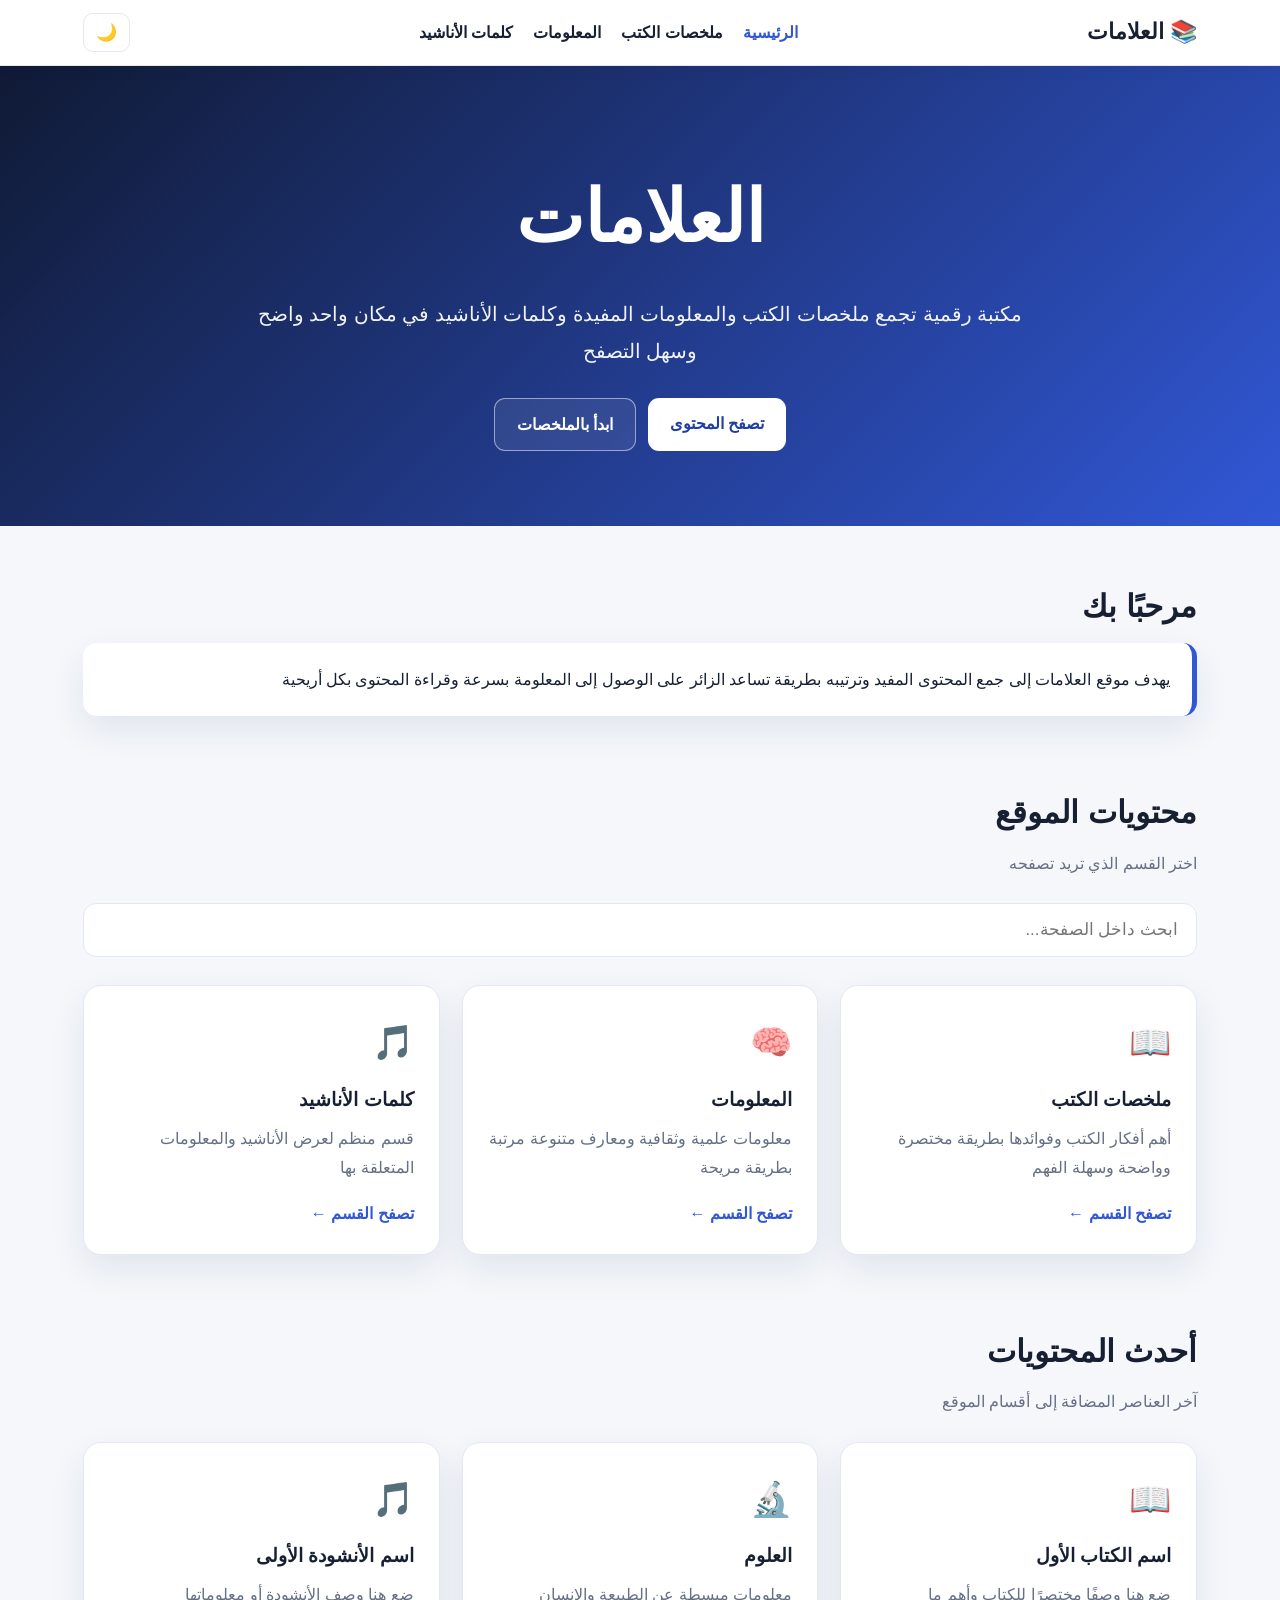
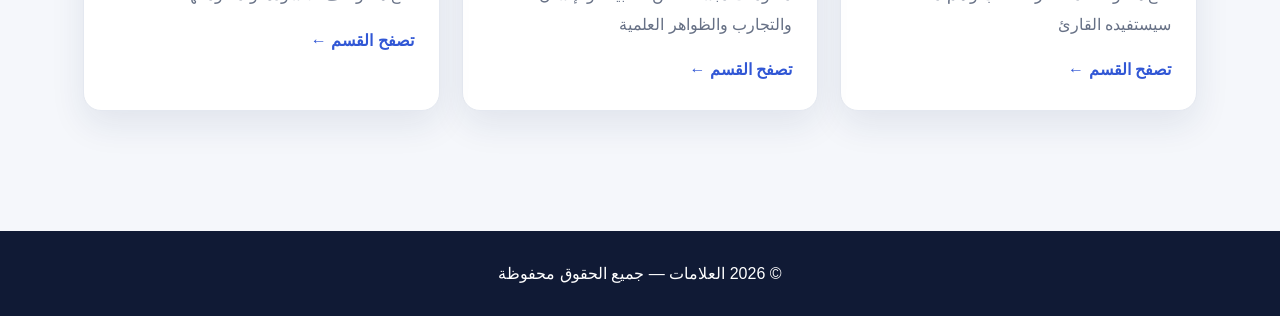
<file: index.html>
<!DOCTYPE html>
<html lang="ar" dir="rtl">
<head>
  <meta charset="UTF-8">
  <meta name="viewport" content="width=device-width, initial-scale=1.0">
  <title>العلامات | الرئيسية</title>
  <meta name="description" content="مكتبة رقمية تجمع ملخصات الكتب والمعلومات المفيدة وكلمات الأناشيد في مكان واحد واضح وسهل التصفح">
  <link rel="stylesheet" href="style.css">
</head>
<body data-page="home">
<nav class="site-nav">
  <div class="nav-wrap">
    <a class="brand" href="index.html">📚 <span id="brandText">العلامات</span></a>
    <div class="nav-links">
      <a data-nav="home" href="index.html">الرئيسية</a>
      <a data-nav="summaries" href="summaries.html">ملخصات الكتب</a>
      <a data-nav="knowledge" href="knowledge.html">المعلومات</a>
      <a data-nav="nasheeds" href="nasheeds.html">كلمات الأناشيد</a>
    </div>
    <button id="themeButton" class="theme-btn" onclick="toggleTheme()" title="تغيير المظهر">🌙</button>
  </div>
</nav>

<header class="hero">
  <h1 id="heroTitle">العلامات</h1>
  <p id="heroDescription">مكتبة رقمية تجمع ملخصات الكتب والمعلومات المفيدة وكلمات الأناشيد في مكان واحد واضح وسهل التصفح</p>
  <div class='hero-actions'><a class='btn btn-light' href='#sections'>تصفح المحتوى</a><a class='btn btn-outline' href='summaries.html'>ابدأ بالملخصات</a></div>
</header>

<main>
<section>
    <h2 id="welcomeTitle" class="section-title">مرحبًا بك</h2>
    <div id="welcomeText" class="note"></div>
  </section>

  <section id="sections">
    <h2 class="section-title">محتويات الموقع</h2>
    <p class="section-desc">اختر القسم الذي تريد تصفحه</p>
    <input id="searchInput" class="search-box" type="search" placeholder="ابحث داخل الصفحة..." oninput="filterCards()">
    <div id="sectionsGrid" class="cards"></div>
  </section>

  <section>
    <h2 id="latestTitle" class="section-title">أحدث المحتويات</h2>
    <p class="section-desc">آخر العناصر المضافة إلى أقسام الموقع</p>
    <div id="latestGrid" class="cards"></div>
  </section>
</main>

<footer>
  © 2026 <span id="footerName">العلامات</span> — جميع الحقوق محفوظة
</footer>

<script src="content.js"></script>
<script src="app.js"></script>
</body>
</html>
</file>
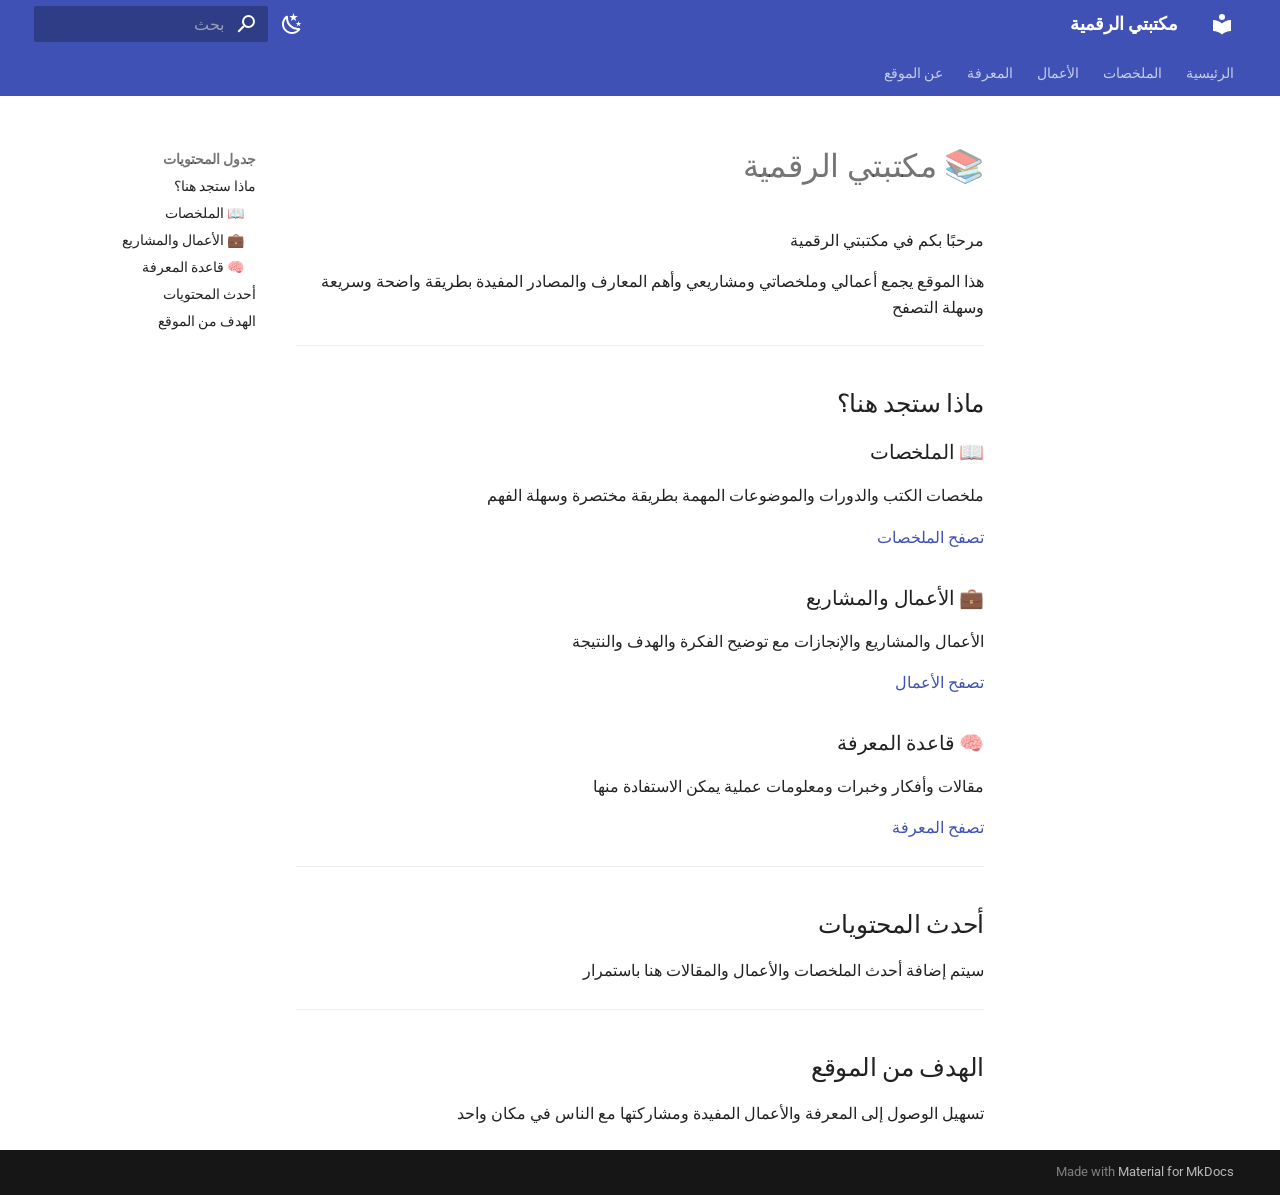
<file: docs/index.html>
<!doctype html>
<html lang="ar" class="no-js">
  <head>
    
      <meta charset="utf-8">
      <meta name="viewport" content="width=device-width,initial-scale=1">
      
        <meta name="description" content="مكتبة للأعمال والملخصات والمعرفة المفيدة">
      
      
      
        <link rel="canonical" href="https://hmadipixel.github.io/docs/">
      
      
      
      
        
      
      
      <link rel="icon" href="../assets/images/favicon.png">
      <meta name="generator" content="mkdocs-1.6.1, mkdocs-material-9.7.6">
    
    
      
        <title>📚 مكتبتي الرقمية - مكتبتي الرقمية</title>
      
    
    
      <link rel="stylesheet" href="../assets/stylesheets/main.484c7ddc.min.css">
      
        
        <link rel="stylesheet" href="../assets/stylesheets/palette.ab4e12ef.min.css">
      
      


    
    
      
    
    
      
        
        
        <link rel="preconnect" href="https://fonts.gstatic.com" crossorigin>
        <link rel="stylesheet" href="https://fonts.googleapis.com/css?family=Roboto:300,300i,400,400i,700,700i%7CRoboto+Mono:400,400i,700,700i&display=fallback">
        <style>:root{--md-text-font:"Roboto";--md-code-font:"Roboto Mono"}</style>
      
    
    
    <script>__md_scope=new URL("..",location),__md_hash=e=>[...e].reduce(((e,_)=>(e<<5)-e+_.charCodeAt(0)),0),__md_get=(e,_=localStorage,t=__md_scope)=>JSON.parse(_.getItem(t.pathname+"."+e)),__md_set=(e,_,t=localStorage,a=__md_scope)=>{try{t.setItem(a.pathname+"."+e,JSON.stringify(_))}catch(e){}}</script>
    
      

    
    
  </head>
  
  
    
    
      
    
    
    
    
    <body dir="rtl" data-md-color-scheme="default" data-md-color-primary="indigo" data-md-color-accent="indigo">
  
    
    <input class="md-toggle" data-md-toggle="drawer" type="checkbox" id="__drawer" autocomplete="off">
    <input class="md-toggle" data-md-toggle="search" type="checkbox" id="__search" autocomplete="off">
    <label class="md-overlay" for="__drawer"></label>
    <div data-md-component="skip">
      
        
        <a href="#_1" class="md-skip">
          انتقل إلى المحتوى
        </a>
      
    </div>
    <div data-md-component="announce">
      
    </div>
    
    
      

<header class="md-header" data-md-component="header">
  <nav class="md-header__inner md-grid" aria-label="عنوان العارضة">
    <a href=".." title="مكتبتي الرقمية" class="md-header__button md-logo" aria-label="مكتبتي الرقمية" data-md-component="logo">
      
  
  <svg xmlns="http://www.w3.org/2000/svg" viewBox="0 0 24 24"><path d="M12 8a3 3 0 0 0 3-3 3 3 0 0 0-3-3 3 3 0 0 0-3 3 3 3 0 0 0 3 3m0 3.54C9.64 9.35 6.5 8 3 8v11c3.5 0 6.64 1.35 9 3.54 2.36-2.19 5.5-3.54 9-3.54V8c-3.5 0-6.64 1.35-9 3.54"/></svg>

    </a>
    <label class="md-header__button md-icon" for="__drawer">
      
      <svg xmlns="http://www.w3.org/2000/svg" viewBox="0 0 24 24"><path d="M3 6h18v2H3zm0 5h18v2H3zm0 5h18v2H3z"/></svg>
    </label>
    <div class="md-header__title" data-md-component="header-title">
      <div class="md-header__ellipsis">
        <div class="md-header__topic">
          <span class="md-ellipsis">
            مكتبتي الرقمية
          </span>
        </div>
        <div class="md-header__topic" data-md-component="header-topic">
          <span class="md-ellipsis">
            
              📚 مكتبتي الرقمية
            
          </span>
        </div>
      </div>
    </div>
    
      
        <form class="md-header__option" data-md-component="palette">
  
    
    
    
    <input class="md-option" data-md-color-media="" data-md-color-scheme="default" data-md-color-primary="indigo" data-md-color-accent="indigo"  aria-label="الوضع الليلي"  type="radio" name="__palette" id="__palette_0">
    
      <label class="md-header__button md-icon" title="الوضع الليلي" for="__palette_1" hidden>
        <svg xmlns="http://www.w3.org/2000/svg" viewBox="0 0 24 24"><path d="m17.75 4.09-2.53 1.94.91 3.06-2.63-1.81-2.63 1.81.91-3.06-2.53-1.94L12.44 4l1.06-3 1.06 3zm3.5 6.91-1.64 1.25.59 1.98-1.7-1.17-1.7 1.17.59-1.98L15.75 11l2.06-.05L18.5 9l.69 1.95zm-2.28 4.95c.83-.08 1.72 1.1 1.19 1.85-.32.45-.66.87-1.08 1.27C15.17 23 8.84 23 4.94 19.07c-3.91-3.9-3.91-10.24 0-14.14.4-.4.82-.76 1.27-1.08.75-.53 1.93.36 1.85 1.19-.27 2.86.69 5.83 2.89 8.02a9.96 9.96 0 0 0 8.02 2.89m-1.64 2.02a12.08 12.08 0 0 1-7.8-3.47c-2.17-2.19-3.33-5-3.49-7.82-2.81 3.14-2.7 7.96.31 10.98 3.02 3.01 7.84 3.12 10.98.31"/></svg>
      </label>
    
  
    
    
    
    <input class="md-option" data-md-color-media="" data-md-color-scheme="slate" data-md-color-primary="indigo" data-md-color-accent="indigo"  aria-label="الوضع النهاري"  type="radio" name="__palette" id="__palette_1">
    
      <label class="md-header__button md-icon" title="الوضع النهاري" for="__palette_0" hidden>
        <svg xmlns="http://www.w3.org/2000/svg" viewBox="0 0 24 24"><path d="M12 7a5 5 0 0 1 5 5 5 5 0 0 1-5 5 5 5 0 0 1-5-5 5 5 0 0 1 5-5m0 2a3 3 0 0 0-3 3 3 3 0 0 0 3 3 3 3 0 0 0 3-3 3 3 0 0 0-3-3m0-7 2.39 3.42C13.65 5.15 12.84 5 12 5s-1.65.15-2.39.42zM3.34 7l4.16-.35A7.2 7.2 0 0 0 5.94 8.5c-.44.74-.69 1.5-.83 2.29zm.02 10 1.76-3.77a7.131 7.131 0 0 0 2.38 4.14zM20.65 7l-1.77 3.79a7.02 7.02 0 0 0-2.38-4.15zm-.01 10-4.14.36c.59-.51 1.12-1.14 1.54-1.86.42-.73.69-1.5.83-2.29zM12 22l-2.41-3.44c.74.27 1.55.44 2.41.44.82 0 1.63-.17 2.37-.44z"/></svg>
      </label>
    
  
</form>
      
    
    
      <script>var palette=__md_get("__palette");if(palette&&palette.color){if("(prefers-color-scheme)"===palette.color.media){var media=matchMedia("(prefers-color-scheme: light)"),input=document.querySelector(media.matches?"[data-md-color-media='(prefers-color-scheme: light)']":"[data-md-color-media='(prefers-color-scheme: dark)']");palette.color.media=input.getAttribute("data-md-color-media"),palette.color.scheme=input.getAttribute("data-md-color-scheme"),palette.color.primary=input.getAttribute("data-md-color-primary"),palette.color.accent=input.getAttribute("data-md-color-accent")}for(var[key,value]of Object.entries(palette.color))document.body.setAttribute("data-md-color-"+key,value)}</script>
    
    
    
      
      
        <label class="md-header__button md-icon" for="__search">
          
          <svg xmlns="http://www.w3.org/2000/svg" viewBox="0 0 24 24"><path d="M9.5 3A6.5 6.5 0 0 1 16 9.5c0 1.61-.59 3.09-1.56 4.23l.27.27h.79l5 5-1.5 1.5-5-5v-.79l-.27-.27A6.52 6.52 0 0 1 9.5 16 6.5 6.5 0 0 1 3 9.5 6.5 6.5 0 0 1 9.5 3m0 2C7 5 5 7 5 9.5S7 14 9.5 14 14 12 14 9.5 12 5 9.5 5"/></svg>
        </label>
        <div class="md-search" data-md-component="search" role="dialog">
  <label class="md-search__overlay" for="__search"></label>
  <div class="md-search__inner" role="search">
    <form class="md-search__form" name="search">
      <input type="text" class="md-search__input" name="query" aria-label="بحث" placeholder="بحث" autocapitalize="off" autocorrect="off" autocomplete="off" spellcheck="false" data-md-component="search-query" required>
      <label class="md-search__icon md-icon" for="__search">
        
        <svg xmlns="http://www.w3.org/2000/svg" viewBox="0 0 24 24"><path d="M9.5 3A6.5 6.5 0 0 1 16 9.5c0 1.61-.59 3.09-1.56 4.23l.27.27h.79l5 5-1.5 1.5-5-5v-.79l-.27-.27A6.52 6.52 0 0 1 9.5 16 6.5 6.5 0 0 1 3 9.5 6.5 6.5 0 0 1 9.5 3m0 2C7 5 5 7 5 9.5S7 14 9.5 14 14 12 14 9.5 12 5 9.5 5"/></svg>
        
        <svg xmlns="http://www.w3.org/2000/svg" viewBox="0 0 24 24"><path d="M20 11v2H8l5.5 5.5-1.42 1.42L4.16 12l7.92-7.92L13.5 5.5 8 11z"/></svg>
      </label>
      <nav class="md-search__options" aria-label="إبحث">
        
        <button type="reset" class="md-search__icon md-icon" title="مسح كلي" aria-label="مسح كلي" tabindex="-1">
          
          <svg xmlns="http://www.w3.org/2000/svg" viewBox="0 0 24 24"><path d="M19 6.41 17.59 5 12 10.59 6.41 5 5 6.41 10.59 12 5 17.59 6.41 19 12 13.41 17.59 19 19 17.59 13.41 12z"/></svg>
        </button>
      </nav>
      
        <div class="md-search__suggest" data-md-component="search-suggest"></div>
      
    </form>
    <div class="md-search__output">
      <div class="md-search__scrollwrap" tabindex="0" data-md-scrollfix>
        <div class="md-search-result" data-md-component="search-result">
          <div class="md-search-result__meta">
            بدء البحث
          </div>
          <ol class="md-search-result__list" role="presentation"></ol>
        </div>
      </div>
    </div>
  </div>
</div>
      
    
    
  </nav>
  
</header>
    
    <div class="md-container" data-md-component="container">
      
      
        
          
            
<nav class="md-tabs" aria-label="نوافذ" data-md-component="tabs">
  <div class="md-grid">
    <ul class="md-tabs__list">
      
        
  
  
  
  
    <li class="md-tabs__item">
      <a href="../index.md" class="md-tabs__link">
        
  
  
    
  
  الرئيسية

      </a>
    </li>
  

      
        
  
  
  
  
    
    
      <li class="md-tabs__item">
        <a href="../summaries/index.md" class="md-tabs__link">
          
  
  
  الملخصات

        </a>
      </li>
    
  

      
        
  
  
  
  
    
    
      <li class="md-tabs__item">
        <a href="../projects/index.md" class="md-tabs__link">
          
  
  
  الأعمال

        </a>
      </li>
    
  

      
        
  
  
  
  
    
    
      <li class="md-tabs__item">
        <a href="../knowledge/index.md" class="md-tabs__link">
          
  
  
  المعرفة

        </a>
      </li>
    
  

      
        
  
  
  
  
    <li class="md-tabs__item">
      <a href="../about.md" class="md-tabs__link">
        
  
  
    
  
  عن الموقع

      </a>
    </li>
  

      
    </ul>
  </div>
</nav>
          
        
      
      <main class="md-main" data-md-component="main">
        <div class="md-main__inner md-grid">
          
            
              
              <div class="md-sidebar md-sidebar--primary" data-md-component="sidebar" data-md-type="navigation" >
                <div class="md-sidebar__scrollwrap">
                  <div class="md-sidebar__inner">
                    


  


<nav class="md-nav md-nav--primary md-nav--lifted" aria-label="تصفح" data-md-level="0">
  <label class="md-nav__title" for="__drawer">
    <a href=".." title="مكتبتي الرقمية" class="md-nav__button md-logo" aria-label="مكتبتي الرقمية" data-md-component="logo">
      
  
  <svg xmlns="http://www.w3.org/2000/svg" viewBox="0 0 24 24"><path d="M12 8a3 3 0 0 0 3-3 3 3 0 0 0-3-3 3 3 0 0 0-3 3 3 3 0 0 0 3 3m0 3.54C9.64 9.35 6.5 8 3 8v11c3.5 0 6.64 1.35 9 3.54 2.36-2.19 5.5-3.54 9-3.54V8c-3.5 0-6.64 1.35-9 3.54"/></svg>

    </a>
    مكتبتي الرقمية
  </label>
  
  <ul class="md-nav__list" data-md-scrollfix>
    
      
      
  
  
  
  
    <li class="md-nav__item">
      <a href="../index.md" class="md-nav__link">
        
  
  
  <span class="md-ellipsis">
    
  
    الرئيسية
  

    
  </span>
  
  

      </a>
    </li>
  

    
      
      
  
  
  
  
    
    
    
    
      
      
        
      
    
    
    <li class="md-nav__item md-nav__item--nested">
      
        
        
        <input class="md-nav__toggle md-toggle " type="checkbox" id="__nav_2" >
        
          
          <label class="md-nav__link" for="__nav_2" id="__nav_2_label" tabindex="0">
            
  
  
  <span class="md-ellipsis">
    
  
    الملخصات
  

    
  </span>
  
  

            <span class="md-nav__icon md-icon"></span>
          </label>
        
        <nav class="md-nav" data-md-level="1" aria-labelledby="__nav_2_label" aria-expanded="false">
          <label class="md-nav__title" for="__nav_2">
            <span class="md-nav__icon md-icon"></span>
            
  
    الملخصات
  

          </label>
          <ul class="md-nav__list" data-md-scrollfix>
            
              
                
  
  
  
  
    <li class="md-nav__item">
      <a href="../summaries/index.md" class="md-nav__link">
        
  
  
  <span class="md-ellipsis">
    
  
    نظرة عامة
  

    
  </span>
  
  

      </a>
    </li>
  

              
            
              
                
  
  
  
  
    <li class="md-nav__item">
      <a href="../summaries/books.md" class="md-nav__link">
        
  
  
  <span class="md-ellipsis">
    
  
    ملخصات الكتب
  

    
  </span>
  
  

      </a>
    </li>
  

              
            
              
                
  
  
  
  
    <li class="md-nav__item">
      <a href="../summaries/courses.md" class="md-nav__link">
        
  
  
  <span class="md-ellipsis">
    
  
    ملخصات الدورات
  

    
  </span>
  
  

      </a>
    </li>
  

              
            
          </ul>
        </nav>
      
    </li>
  

    
      
      
  
  
  
  
    
    
    
    
      
      
        
      
    
    
    <li class="md-nav__item md-nav__item--nested">
      
        
        
        <input class="md-nav__toggle md-toggle " type="checkbox" id="__nav_3" >
        
          
          <label class="md-nav__link" for="__nav_3" id="__nav_3_label" tabindex="0">
            
  
  
  <span class="md-ellipsis">
    
  
    الأعمال
  

    
  </span>
  
  

            <span class="md-nav__icon md-icon"></span>
          </label>
        
        <nav class="md-nav" data-md-level="1" aria-labelledby="__nav_3_label" aria-expanded="false">
          <label class="md-nav__title" for="__nav_3">
            <span class="md-nav__icon md-icon"></span>
            
  
    الأعمال
  

          </label>
          <ul class="md-nav__list" data-md-scrollfix>
            
              
                
  
  
  
  
    <li class="md-nav__item">
      <a href="../projects/index.md" class="md-nav__link">
        
  
  
  <span class="md-ellipsis">
    
  
    جميع الأعمال
  

    
  </span>
  
  

      </a>
    </li>
  

              
            
              
                
  
  
  
  
    <li class="md-nav__item">
      <a href="../projects/completed.md" class="md-nav__link">
        
  
  
  <span class="md-ellipsis">
    
  
    المشاريع المكتملة
  

    
  </span>
  
  

      </a>
    </li>
  

              
            
          </ul>
        </nav>
      
    </li>
  

    
      
      
  
  
  
  
    
    
    
    
      
      
        
      
    
    
    <li class="md-nav__item md-nav__item--nested">
      
        
        
        <input class="md-nav__toggle md-toggle " type="checkbox" id="__nav_4" >
        
          
          <label class="md-nav__link" for="__nav_4" id="__nav_4_label" tabindex="0">
            
  
  
  <span class="md-ellipsis">
    
  
    المعرفة
  

    
  </span>
  
  

            <span class="md-nav__icon md-icon"></span>
          </label>
        
        <nav class="md-nav" data-md-level="1" aria-labelledby="__nav_4_label" aria-expanded="false">
          <label class="md-nav__title" for="__nav_4">
            <span class="md-nav__icon md-icon"></span>
            
  
    المعرفة
  

          </label>
          <ul class="md-nav__list" data-md-scrollfix>
            
              
                
  
  
  
  
    <li class="md-nav__item">
      <a href="../knowledge/index.md" class="md-nav__link">
        
  
  
  <span class="md-ellipsis">
    
  
    قاعدة المعرفة
  

    
  </span>
  
  

      </a>
    </li>
  

              
            
              
                
  
  
  
  
    <li class="md-nav__item">
      <a href="../knowledge/articles.md" class="md-nav__link">
        
  
  
  <span class="md-ellipsis">
    
  
    المقالات والأفكار
  

    
  </span>
  
  

      </a>
    </li>
  

              
            
          </ul>
        </nav>
      
    </li>
  

    
      
      
  
  
  
  
    <li class="md-nav__item">
      <a href="../about.md" class="md-nav__link">
        
  
  
  <span class="md-ellipsis">
    
  
    عن الموقع
  

    
  </span>
  
  

      </a>
    </li>
  

    
  </ul>
</nav>
                  </div>
                </div>
              </div>
            
            
              
              <div class="md-sidebar md-sidebar--secondary" data-md-component="sidebar" data-md-type="toc" >
                <div class="md-sidebar__scrollwrap">
                  <div class="md-sidebar__inner">
                    

<nav class="md-nav md-nav--secondary" aria-label="جدول المحتويات">
  
  
  
    
  
  
    <label class="md-nav__title" for="__toc">
      <span class="md-nav__icon md-icon"></span>
      جدول المحتويات
    </label>
    <ul class="md-nav__list" data-md-component="toc" data-md-scrollfix>
      
        <li class="md-nav__item">
  <a href="#_2" class="md-nav__link">
    <span class="md-ellipsis">
      
        ماذا ستجد هنا؟
      
    </span>
  </a>
  
    <nav class="md-nav" aria-label="ماذا ستجد هنا؟">
      <ul class="md-nav__list">
        
          <li class="md-nav__item">
  <a href="#_3" class="md-nav__link">
    <span class="md-ellipsis">
      
        📖 الملخصات
      
    </span>
  </a>
  
</li>
        
          <li class="md-nav__item">
  <a href="#_4" class="md-nav__link">
    <span class="md-ellipsis">
      
        💼 الأعمال والمشاريع
      
    </span>
  </a>
  
</li>
        
          <li class="md-nav__item">
  <a href="#_5" class="md-nav__link">
    <span class="md-ellipsis">
      
        🧠 قاعدة المعرفة
      
    </span>
  </a>
  
</li>
        
      </ul>
    </nav>
  
</li>
      
        <li class="md-nav__item">
  <a href="#_6" class="md-nav__link">
    <span class="md-ellipsis">
      
        أحدث المحتويات
      
    </span>
  </a>
  
</li>
      
        <li class="md-nav__item">
  <a href="#_7" class="md-nav__link">
    <span class="md-ellipsis">
      
        الهدف من الموقع
      
    </span>
  </a>
  
</li>
      
    </ul>
  
</nav>
                  </div>
                </div>
              </div>
            
          
          
            <div class="md-content" data-md-component="content">
              
              <article class="md-content__inner md-typeset">
                
                  



<h1 id="_1">📚 مكتبتي الرقمية</h1>
<p>مرحبًا بكم في مكتبتي الرقمية</p>
<p>هذا الموقع يجمع أعمالي وملخصاتي ومشاريعي وأهم المعارف والمصادر المفيدة بطريقة واضحة وسريعة وسهلة التصفح</p>
<hr />
<h2 id="_2">ماذا ستجد هنا؟</h2>
<h3 id="_3">📖 الملخصات</h3>
<p>ملخصات الكتب والدورات والموضوعات المهمة بطريقة مختصرة وسهلة الفهم</p>
<p><a href="summaries/index.md">تصفح الملخصات</a></p>
<h3 id="_4">💼 الأعمال والمشاريع</h3>
<p>الأعمال والمشاريع والإنجازات مع توضيح الفكرة والهدف والنتيجة</p>
<p><a href="projects/index.md">تصفح الأعمال</a></p>
<h3 id="_5">🧠 قاعدة المعرفة</h3>
<p>مقالات وأفكار وخبرات ومعلومات عملية يمكن الاستفادة منها</p>
<p><a href="knowledge/index.md">تصفح المعرفة</a></p>
<hr />
<h2 id="_6">أحدث المحتويات</h2>
<p>سيتم إضافة أحدث الملخصات والأعمال والمقالات هنا باستمرار</p>
<hr />
<h2 id="_7">الهدف من الموقع</h2>
<p>تسهيل الوصول إلى المعرفة والأعمال المفيدة ومشاركتها مع الناس في مكان واحد</p>












                
              </article>
            </div>
          
          
<script>var target=document.getElementById(location.hash.slice(1));target&&target.name&&(target.checked=target.name.startsWith("__tabbed_"))</script>
        </div>
        
          <button type="button" class="md-top md-icon" data-md-component="top" hidden>
  
  <svg xmlns="http://www.w3.org/2000/svg" viewBox="0 0 24 24"><path d="M13 20h-2V8l-5.5 5.5-1.42-1.42L12 4.16l7.92 7.92-1.42 1.42L13 8z"/></svg>
  عد إلى الأعلى
</button>
        
      </main>
      
        <footer class="md-footer">
  
    
  
  <div class="md-footer-meta md-typeset">
    <div class="md-footer-meta__inner md-grid">
      <div class="md-copyright">
  
  
    Made with
    <a href="https://squidfunk.github.io/mkdocs-material/" target="_blank" rel="noopener">
      Material for MkDocs
    </a>
  
</div>
      
    </div>
  </div>
</footer>
      
    </div>
    <div class="md-dialog" data-md-component="dialog">
      <div class="md-dialog__inner md-typeset"></div>
    </div>
    
    
    
      
      
      <script id="__config" type="application/json">{"annotate": null, "base": "..", "features": ["navigation.tabs", "navigation.sections", "navigation.top", "navigation.footer", "search.suggest", "search.highlight"], "search": "../assets/javascripts/workers/search.2c215733.min.js", "tags": null, "translations": {"clipboard.copied": "\u062a\u0645 \u0627\u0644\u0646\u0633\u062e \u0627\u0644\u0649 \u0627\u0644\u062d\u0627\u0641\u0638\u0629", "clipboard.copy": "\u0646\u0633\u062e \u0625\u0644\u0649 \u0627\u0644\u062d\u0627\u0641\u0638\u0629", "search.result.more.one": "\u0623\u0643\u062b\u0631 \u0645\u0646 1 \u0641\u064a \u0647\u0630\u0647 \u0627\u0644\u0635\u0641\u062d\u0629", "search.result.more.other": "\u0623\u0643\u062b\u0631 \u0645\u0646 # \u0641\u064a \u0647\u0630\u0647 \u0627\u0644\u0635\u0641\u062d\u0629", "search.result.none": "\u0644\u0627 \u062a\u0648\u062c\u062f \u0646\u062a\u0627\u0626\u062c", "search.result.one": "\u0646\u062a\u0627\u0626\u062c \u0627\u0644\u0628\u062d\u062b \u0645\u0633\u062a\u0646\u062f \u0648\u0627\u062d\u062f", "search.result.other": "\u0646\u062a\u0627\u0626\u062c \u0627\u0644\u0628\u062d\u062b # \u0645\u0633\u062a\u0646\u062f\u0627\u062a", "search.result.placeholder": "\u0627\u0643\u062a\u0628 \u0644\u0628\u062f\u0621 \u0627\u0644\u0628\u062d\u062b", "search.result.term.missing": "\u0645\u0641\u0642\u0648\u062f", "select.version": "\u0625\u062e\u062a\u0631 \u0627\u0644\u0625\u0635\u062f\u0627\u0631"}, "version": null}</script>
    
    
      <script src="../assets/javascripts/bundle.79ae519e.min.js"></script>
      
    
  </body>
</html>
</file>
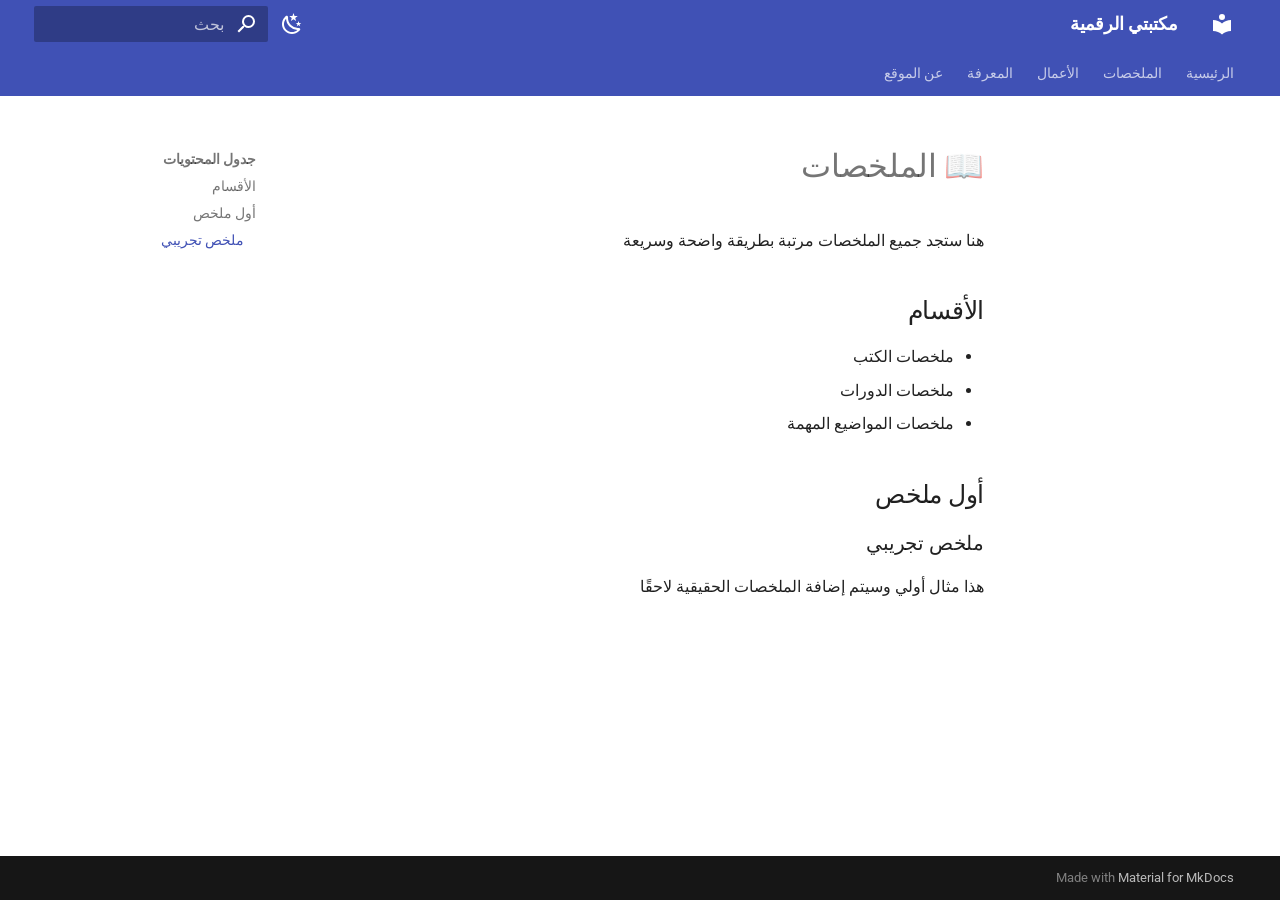
<file: summaries/docs/summaries/index.html>
<!doctype html>
<html lang="ar" class="no-js">
  <head>
    
      <meta charset="utf-8">
      <meta name="viewport" content="width=device-width,initial-scale=1">
      
        <meta name="description" content="مكتبة للأعمال والملخصات والمعرفة المفيدة">
      
      
      
        <link rel="canonical" href="https://hmadipixel.github.io/summaries/docs/summaries/">
      
      
      
      
        
      
      
      <link rel="icon" href="../../../assets/images/favicon.png">
      <meta name="generator" content="mkdocs-1.6.1, mkdocs-material-9.7.6">
    
    
      
        <title>📖 الملخصات - مكتبتي الرقمية</title>
      
    
    
      <link rel="stylesheet" href="../../../assets/stylesheets/main.484c7ddc.min.css">
      
        
        <link rel="stylesheet" href="../../../assets/stylesheets/palette.ab4e12ef.min.css">
      
      


    
    
      
    
    
      
        
        
        <link rel="preconnect" href="https://fonts.gstatic.com" crossorigin>
        <link rel="stylesheet" href="https://fonts.googleapis.com/css?family=Roboto:300,300i,400,400i,700,700i%7CRoboto+Mono:400,400i,700,700i&display=fallback">
        <style>:root{--md-text-font:"Roboto";--md-code-font:"Roboto Mono"}</style>
      
    
    
    <script>__md_scope=new URL("../../..",location),__md_hash=e=>[...e].reduce(((e,_)=>(e<<5)-e+_.charCodeAt(0)),0),__md_get=(e,_=localStorage,t=__md_scope)=>JSON.parse(_.getItem(t.pathname+"."+e)),__md_set=(e,_,t=localStorage,a=__md_scope)=>{try{t.setItem(a.pathname+"."+e,JSON.stringify(_))}catch(e){}}</script>
    
      

    
    
  </head>
  
  
    
    
      
    
    
    
    
    <body dir="rtl" data-md-color-scheme="default" data-md-color-primary="indigo" data-md-color-accent="indigo">
  
    
    <input class="md-toggle" data-md-toggle="drawer" type="checkbox" id="__drawer" autocomplete="off">
    <input class="md-toggle" data-md-toggle="search" type="checkbox" id="__search" autocomplete="off">
    <label class="md-overlay" for="__drawer"></label>
    <div data-md-component="skip">
      
        
        <a href="#_1" class="md-skip">
          انتقل إلى المحتوى
        </a>
      
    </div>
    <div data-md-component="announce">
      
    </div>
    
    
      

<header class="md-header" data-md-component="header">
  <nav class="md-header__inner md-grid" aria-label="عنوان العارضة">
    <a href="../../.." title="مكتبتي الرقمية" class="md-header__button md-logo" aria-label="مكتبتي الرقمية" data-md-component="logo">
      
  
  <svg xmlns="http://www.w3.org/2000/svg" viewBox="0 0 24 24"><path d="M12 8a3 3 0 0 0 3-3 3 3 0 0 0-3-3 3 3 0 0 0-3 3 3 3 0 0 0 3 3m0 3.54C9.64 9.35 6.5 8 3 8v11c3.5 0 6.64 1.35 9 3.54 2.36-2.19 5.5-3.54 9-3.54V8c-3.5 0-6.64 1.35-9 3.54"/></svg>

    </a>
    <label class="md-header__button md-icon" for="__drawer">
      
      <svg xmlns="http://www.w3.org/2000/svg" viewBox="0 0 24 24"><path d="M3 6h18v2H3zm0 5h18v2H3zm0 5h18v2H3z"/></svg>
    </label>
    <div class="md-header__title" data-md-component="header-title">
      <div class="md-header__ellipsis">
        <div class="md-header__topic">
          <span class="md-ellipsis">
            مكتبتي الرقمية
          </span>
        </div>
        <div class="md-header__topic" data-md-component="header-topic">
          <span class="md-ellipsis">
            
              📖 الملخصات
            
          </span>
        </div>
      </div>
    </div>
    
      
        <form class="md-header__option" data-md-component="palette">
  
    
    
    
    <input class="md-option" data-md-color-media="" data-md-color-scheme="default" data-md-color-primary="indigo" data-md-color-accent="indigo"  aria-label="الوضع الليلي"  type="radio" name="__palette" id="__palette_0">
    
      <label class="md-header__button md-icon" title="الوضع الليلي" for="__palette_1" hidden>
        <svg xmlns="http://www.w3.org/2000/svg" viewBox="0 0 24 24"><path d="m17.75 4.09-2.53 1.94.91 3.06-2.63-1.81-2.63 1.81.91-3.06-2.53-1.94L12.44 4l1.06-3 1.06 3zm3.5 6.91-1.64 1.25.59 1.98-1.7-1.17-1.7 1.17.59-1.98L15.75 11l2.06-.05L18.5 9l.69 1.95zm-2.28 4.95c.83-.08 1.72 1.1 1.19 1.85-.32.45-.66.87-1.08 1.27C15.17 23 8.84 23 4.94 19.07c-3.91-3.9-3.91-10.24 0-14.14.4-.4.82-.76 1.27-1.08.75-.53 1.93.36 1.85 1.19-.27 2.86.69 5.83 2.89 8.02a9.96 9.96 0 0 0 8.02 2.89m-1.64 2.02a12.08 12.08 0 0 1-7.8-3.47c-2.17-2.19-3.33-5-3.49-7.82-2.81 3.14-2.7 7.96.31 10.98 3.02 3.01 7.84 3.12 10.98.31"/></svg>
      </label>
    
  
    
    
    
    <input class="md-option" data-md-color-media="" data-md-color-scheme="slate" data-md-color-primary="indigo" data-md-color-accent="indigo"  aria-label="الوضع النهاري"  type="radio" name="__palette" id="__palette_1">
    
      <label class="md-header__button md-icon" title="الوضع النهاري" for="__palette_0" hidden>
        <svg xmlns="http://www.w3.org/2000/svg" viewBox="0 0 24 24"><path d="M12 7a5 5 0 0 1 5 5 5 5 0 0 1-5 5 5 5 0 0 1-5-5 5 5 0 0 1 5-5m0 2a3 3 0 0 0-3 3 3 3 0 0 0 3 3 3 3 0 0 0 3-3 3 3 0 0 0-3-3m0-7 2.39 3.42C13.65 5.15 12.84 5 12 5s-1.65.15-2.39.42zM3.34 7l4.16-.35A7.2 7.2 0 0 0 5.94 8.5c-.44.74-.69 1.5-.83 2.29zm.02 10 1.76-3.77a7.131 7.131 0 0 0 2.38 4.14zM20.65 7l-1.77 3.79a7.02 7.02 0 0 0-2.38-4.15zm-.01 10-4.14.36c.59-.51 1.12-1.14 1.54-1.86.42-.73.69-1.5.83-2.29zM12 22l-2.41-3.44c.74.27 1.55.44 2.41.44.82 0 1.63-.17 2.37-.44z"/></svg>
      </label>
    
  
</form>
      
    
    
      <script>var palette=__md_get("__palette");if(palette&&palette.color){if("(prefers-color-scheme)"===palette.color.media){var media=matchMedia("(prefers-color-scheme: light)"),input=document.querySelector(media.matches?"[data-md-color-media='(prefers-color-scheme: light)']":"[data-md-color-media='(prefers-color-scheme: dark)']");palette.color.media=input.getAttribute("data-md-color-media"),palette.color.scheme=input.getAttribute("data-md-color-scheme"),palette.color.primary=input.getAttribute("data-md-color-primary"),palette.color.accent=input.getAttribute("data-md-color-accent")}for(var[key,value]of Object.entries(palette.color))document.body.setAttribute("data-md-color-"+key,value)}</script>
    
    
    
      
      
        <label class="md-header__button md-icon" for="__search">
          
          <svg xmlns="http://www.w3.org/2000/svg" viewBox="0 0 24 24"><path d="M9.5 3A6.5 6.5 0 0 1 16 9.5c0 1.61-.59 3.09-1.56 4.23l.27.27h.79l5 5-1.5 1.5-5-5v-.79l-.27-.27A6.52 6.52 0 0 1 9.5 16 6.5 6.5 0 0 1 3 9.5 6.5 6.5 0 0 1 9.5 3m0 2C7 5 5 7 5 9.5S7 14 9.5 14 14 12 14 9.5 12 5 9.5 5"/></svg>
        </label>
        <div class="md-search" data-md-component="search" role="dialog">
  <label class="md-search__overlay" for="__search"></label>
  <div class="md-search__inner" role="search">
    <form class="md-search__form" name="search">
      <input type="text" class="md-search__input" name="query" aria-label="بحث" placeholder="بحث" autocapitalize="off" autocorrect="off" autocomplete="off" spellcheck="false" data-md-component="search-query" required>
      <label class="md-search__icon md-icon" for="__search">
        
        <svg xmlns="http://www.w3.org/2000/svg" viewBox="0 0 24 24"><path d="M9.5 3A6.5 6.5 0 0 1 16 9.5c0 1.61-.59 3.09-1.56 4.23l.27.27h.79l5 5-1.5 1.5-5-5v-.79l-.27-.27A6.52 6.52 0 0 1 9.5 16 6.5 6.5 0 0 1 3 9.5 6.5 6.5 0 0 1 9.5 3m0 2C7 5 5 7 5 9.5S7 14 9.5 14 14 12 14 9.5 12 5 9.5 5"/></svg>
        
        <svg xmlns="http://www.w3.org/2000/svg" viewBox="0 0 24 24"><path d="M20 11v2H8l5.5 5.5-1.42 1.42L4.16 12l7.92-7.92L13.5 5.5 8 11z"/></svg>
      </label>
      <nav class="md-search__options" aria-label="إبحث">
        
        <button type="reset" class="md-search__icon md-icon" title="مسح كلي" aria-label="مسح كلي" tabindex="-1">
          
          <svg xmlns="http://www.w3.org/2000/svg" viewBox="0 0 24 24"><path d="M19 6.41 17.59 5 12 10.59 6.41 5 5 6.41 10.59 12 5 17.59 6.41 19 12 13.41 17.59 19 19 17.59 13.41 12z"/></svg>
        </button>
      </nav>
      
        <div class="md-search__suggest" data-md-component="search-suggest"></div>
      
    </form>
    <div class="md-search__output">
      <div class="md-search__scrollwrap" tabindex="0" data-md-scrollfix>
        <div class="md-search-result" data-md-component="search-result">
          <div class="md-search-result__meta">
            بدء البحث
          </div>
          <ol class="md-search-result__list" role="presentation"></ol>
        </div>
      </div>
    </div>
  </div>
</div>
      
    
    
  </nav>
  
</header>
    
    <div class="md-container" data-md-component="container">
      
      
        
          
            
<nav class="md-tabs" aria-label="نوافذ" data-md-component="tabs">
  <div class="md-grid">
    <ul class="md-tabs__list">
      
        
  
  
  
  
    <li class="md-tabs__item">
      <a href="../../../index.md" class="md-tabs__link">
        
  
  
    
  
  الرئيسية

      </a>
    </li>
  

      
        
  
  
  
  
    
    
      <li class="md-tabs__item">
        <a href="../../index.md" class="md-tabs__link">
          
  
  
  الملخصات

        </a>
      </li>
    
  

      
        
  
  
  
  
    
    
      <li class="md-tabs__item">
        <a href="../../../projects/index.md" class="md-tabs__link">
          
  
  
  الأعمال

        </a>
      </li>
    
  

      
        
  
  
  
  
    
    
      <li class="md-tabs__item">
        <a href="../../../knowledge/index.md" class="md-tabs__link">
          
  
  
  المعرفة

        </a>
      </li>
    
  

      
        
  
  
  
  
    <li class="md-tabs__item">
      <a href="../../../about.md" class="md-tabs__link">
        
  
  
    
  
  عن الموقع

      </a>
    </li>
  

      
    </ul>
  </div>
</nav>
          
        
      
      <main class="md-main" data-md-component="main">
        <div class="md-main__inner md-grid">
          
            
              
              <div class="md-sidebar md-sidebar--primary" data-md-component="sidebar" data-md-type="navigation" >
                <div class="md-sidebar__scrollwrap">
                  <div class="md-sidebar__inner">
                    


  


<nav class="md-nav md-nav--primary md-nav--lifted" aria-label="تصفح" data-md-level="0">
  <label class="md-nav__title" for="__drawer">
    <a href="../../.." title="مكتبتي الرقمية" class="md-nav__button md-logo" aria-label="مكتبتي الرقمية" data-md-component="logo">
      
  
  <svg xmlns="http://www.w3.org/2000/svg" viewBox="0 0 24 24"><path d="M12 8a3 3 0 0 0 3-3 3 3 0 0 0-3-3 3 3 0 0 0-3 3 3 3 0 0 0 3 3m0 3.54C9.64 9.35 6.5 8 3 8v11c3.5 0 6.64 1.35 9 3.54 2.36-2.19 5.5-3.54 9-3.54V8c-3.5 0-6.64 1.35-9 3.54"/></svg>

    </a>
    مكتبتي الرقمية
  </label>
  
  <ul class="md-nav__list" data-md-scrollfix>
    
      
      
  
  
  
  
    <li class="md-nav__item">
      <a href="../../../index.md" class="md-nav__link">
        
  
  
  <span class="md-ellipsis">
    
  
    الرئيسية
  

    
  </span>
  
  

      </a>
    </li>
  

    
      
      
  
  
  
  
    
    
    
    
      
      
        
      
    
    
    <li class="md-nav__item md-nav__item--nested">
      
        
        
        <input class="md-nav__toggle md-toggle " type="checkbox" id="__nav_2" >
        
          
          <label class="md-nav__link" for="__nav_2" id="__nav_2_label" tabindex="0">
            
  
  
  <span class="md-ellipsis">
    
  
    الملخصات
  

    
  </span>
  
  

            <span class="md-nav__icon md-icon"></span>
          </label>
        
        <nav class="md-nav" data-md-level="1" aria-labelledby="__nav_2_label" aria-expanded="false">
          <label class="md-nav__title" for="__nav_2">
            <span class="md-nav__icon md-icon"></span>
            
  
    الملخصات
  

          </label>
          <ul class="md-nav__list" data-md-scrollfix>
            
              
                
  
  
  
  
    <li class="md-nav__item">
      <a href="../../index.md" class="md-nav__link">
        
  
  
  <span class="md-ellipsis">
    
  
    نظرة عامة
  

    
  </span>
  
  

      </a>
    </li>
  

              
            
              
                
  
  
  
  
    <li class="md-nav__item">
      <a href="../../books.md" class="md-nav__link">
        
  
  
  <span class="md-ellipsis">
    
  
    ملخصات الكتب
  

    
  </span>
  
  

      </a>
    </li>
  

              
            
              
                
  
  
  
  
    <li class="md-nav__item">
      <a href="../../courses.md" class="md-nav__link">
        
  
  
  <span class="md-ellipsis">
    
  
    ملخصات الدورات
  

    
  </span>
  
  

      </a>
    </li>
  

              
            
          </ul>
        </nav>
      
    </li>
  

    
      
      
  
  
  
  
    
    
    
    
      
      
        
      
    
    
    <li class="md-nav__item md-nav__item--nested">
      
        
        
        <input class="md-nav__toggle md-toggle " type="checkbox" id="__nav_3" >
        
          
          <label class="md-nav__link" for="__nav_3" id="__nav_3_label" tabindex="0">
            
  
  
  <span class="md-ellipsis">
    
  
    الأعمال
  

    
  </span>
  
  

            <span class="md-nav__icon md-icon"></span>
          </label>
        
        <nav class="md-nav" data-md-level="1" aria-labelledby="__nav_3_label" aria-expanded="false">
          <label class="md-nav__title" for="__nav_3">
            <span class="md-nav__icon md-icon"></span>
            
  
    الأعمال
  

          </label>
          <ul class="md-nav__list" data-md-scrollfix>
            
              
                
  
  
  
  
    <li class="md-nav__item">
      <a href="../../../projects/index.md" class="md-nav__link">
        
  
  
  <span class="md-ellipsis">
    
  
    جميع الأعمال
  

    
  </span>
  
  

      </a>
    </li>
  

              
            
              
                
  
  
  
  
    <li class="md-nav__item">
      <a href="../../../projects/completed.md" class="md-nav__link">
        
  
  
  <span class="md-ellipsis">
    
  
    المشاريع المكتملة
  

    
  </span>
  
  

      </a>
    </li>
  

              
            
          </ul>
        </nav>
      
    </li>
  

    
      
      
  
  
  
  
    
    
    
    
      
      
        
      
    
    
    <li class="md-nav__item md-nav__item--nested">
      
        
        
        <input class="md-nav__toggle md-toggle " type="checkbox" id="__nav_4" >
        
          
          <label class="md-nav__link" for="__nav_4" id="__nav_4_label" tabindex="0">
            
  
  
  <span class="md-ellipsis">
    
  
    المعرفة
  

    
  </span>
  
  

            <span class="md-nav__icon md-icon"></span>
          </label>
        
        <nav class="md-nav" data-md-level="1" aria-labelledby="__nav_4_label" aria-expanded="false">
          <label class="md-nav__title" for="__nav_4">
            <span class="md-nav__icon md-icon"></span>
            
  
    المعرفة
  

          </label>
          <ul class="md-nav__list" data-md-scrollfix>
            
              
                
  
  
  
  
    <li class="md-nav__item">
      <a href="../../../knowledge/index.md" class="md-nav__link">
        
  
  
  <span class="md-ellipsis">
    
  
    قاعدة المعرفة
  

    
  </span>
  
  

      </a>
    </li>
  

              
            
              
                
  
  
  
  
    <li class="md-nav__item">
      <a href="../../../knowledge/articles.md" class="md-nav__link">
        
  
  
  <span class="md-ellipsis">
    
  
    المقالات والأفكار
  

    
  </span>
  
  

      </a>
    </li>
  

              
            
          </ul>
        </nav>
      
    </li>
  

    
      
      
  
  
  
  
    <li class="md-nav__item">
      <a href="../../../about.md" class="md-nav__link">
        
  
  
  <span class="md-ellipsis">
    
  
    عن الموقع
  

    
  </span>
  
  

      </a>
    </li>
  

    
  </ul>
</nav>
                  </div>
                </div>
              </div>
            
            
              
              <div class="md-sidebar md-sidebar--secondary" data-md-component="sidebar" data-md-type="toc" >
                <div class="md-sidebar__scrollwrap">
                  <div class="md-sidebar__inner">
                    

<nav class="md-nav md-nav--secondary" aria-label="جدول المحتويات">
  
  
  
    
  
  
    <label class="md-nav__title" for="__toc">
      <span class="md-nav__icon md-icon"></span>
      جدول المحتويات
    </label>
    <ul class="md-nav__list" data-md-component="toc" data-md-scrollfix>
      
        <li class="md-nav__item">
  <a href="#_2" class="md-nav__link">
    <span class="md-ellipsis">
      
        الأقسام
      
    </span>
  </a>
  
</li>
      
        <li class="md-nav__item">
  <a href="#_3" class="md-nav__link">
    <span class="md-ellipsis">
      
        أول ملخص
      
    </span>
  </a>
  
    <nav class="md-nav" aria-label="أول ملخص">
      <ul class="md-nav__list">
        
          <li class="md-nav__item">
  <a href="#_4" class="md-nav__link">
    <span class="md-ellipsis">
      
        ملخص تجريبي
      
    </span>
  </a>
  
</li>
        
      </ul>
    </nav>
  
</li>
      
    </ul>
  
</nav>
                  </div>
                </div>
              </div>
            
          
          
            <div class="md-content" data-md-component="content">
              
              <article class="md-content__inner md-typeset">
                
                  



<h1 id="_1">📖 الملخصات</h1>
<p>هنا ستجد جميع الملخصات مرتبة بطريقة واضحة وسريعة</p>
<h2 id="_2">الأقسام</h2>
<ul>
<li>ملخصات الكتب</li>
<li>ملخصات الدورات</li>
<li>ملخصات المواضيع المهمة</li>
</ul>
<h2 id="_3">أول ملخص</h2>
<h3 id="_4">ملخص تجريبي</h3>
<p>هذا مثال أولي وسيتم إضافة الملخصات الحقيقية لاحقًا</p>












                
              </article>
            </div>
          
          
<script>var target=document.getElementById(location.hash.slice(1));target&&target.name&&(target.checked=target.name.startsWith("__tabbed_"))</script>
        </div>
        
          <button type="button" class="md-top md-icon" data-md-component="top" hidden>
  
  <svg xmlns="http://www.w3.org/2000/svg" viewBox="0 0 24 24"><path d="M13 20h-2V8l-5.5 5.5-1.42-1.42L12 4.16l7.92 7.92-1.42 1.42L13 8z"/></svg>
  عد إلى الأعلى
</button>
        
      </main>
      
        <footer class="md-footer">
  
    
  
  <div class="md-footer-meta md-typeset">
    <div class="md-footer-meta__inner md-grid">
      <div class="md-copyright">
  
  
    Made with
    <a href="https://squidfunk.github.io/mkdocs-material/" target="_blank" rel="noopener">
      Material for MkDocs
    </a>
  
</div>
      
    </div>
  </div>
</footer>
      
    </div>
    <div class="md-dialog" data-md-component="dialog">
      <div class="md-dialog__inner md-typeset"></div>
    </div>
    
    
    
      
      
      <script id="__config" type="application/json">{"annotate": null, "base": "../../..", "features": ["navigation.tabs", "navigation.sections", "navigation.top", "navigation.footer", "search.suggest", "search.highlight"], "search": "../../../assets/javascripts/workers/search.2c215733.min.js", "tags": null, "translations": {"clipboard.copied": "\u062a\u0645 \u0627\u0644\u0646\u0633\u062e \u0627\u0644\u0649 \u0627\u0644\u062d\u0627\u0641\u0638\u0629", "clipboard.copy": "\u0646\u0633\u062e \u0625\u0644\u0649 \u0627\u0644\u062d\u0627\u0641\u0638\u0629", "search.result.more.one": "\u0623\u0643\u062b\u0631 \u0645\u0646 1 \u0641\u064a \u0647\u0630\u0647 \u0627\u0644\u0635\u0641\u062d\u0629", "search.result.more.other": "\u0623\u0643\u062b\u0631 \u0645\u0646 # \u0641\u064a \u0647\u0630\u0647 \u0627\u0644\u0635\u0641\u062d\u0629", "search.result.none": "\u0644\u0627 \u062a\u0648\u062c\u062f \u0646\u062a\u0627\u0626\u062c", "search.result.one": "\u0646\u062a\u0627\u0626\u062c \u0627\u0644\u0628\u062d\u062b \u0645\u0633\u062a\u0646\u062f \u0648\u0627\u062d\u062f", "search.result.other": "\u0646\u062a\u0627\u0626\u062c \u0627\u0644\u0628\u062d\u062b # \u0645\u0633\u062a\u0646\u062f\u0627\u062a", "search.result.placeholder": "\u0627\u0643\u062a\u0628 \u0644\u0628\u062f\u0621 \u0627\u0644\u0628\u062d\u062b", "search.result.term.missing": "\u0645\u0641\u0642\u0648\u062f", "select.version": "\u0625\u062e\u062a\u0631 \u0627\u0644\u0625\u0635\u062f\u0627\u0631"}, "version": null}</script>
    
    
      <script src="../../../assets/javascripts/bundle.79ae519e.min.js"></script>
      
    
  </body>
</html>
</file>
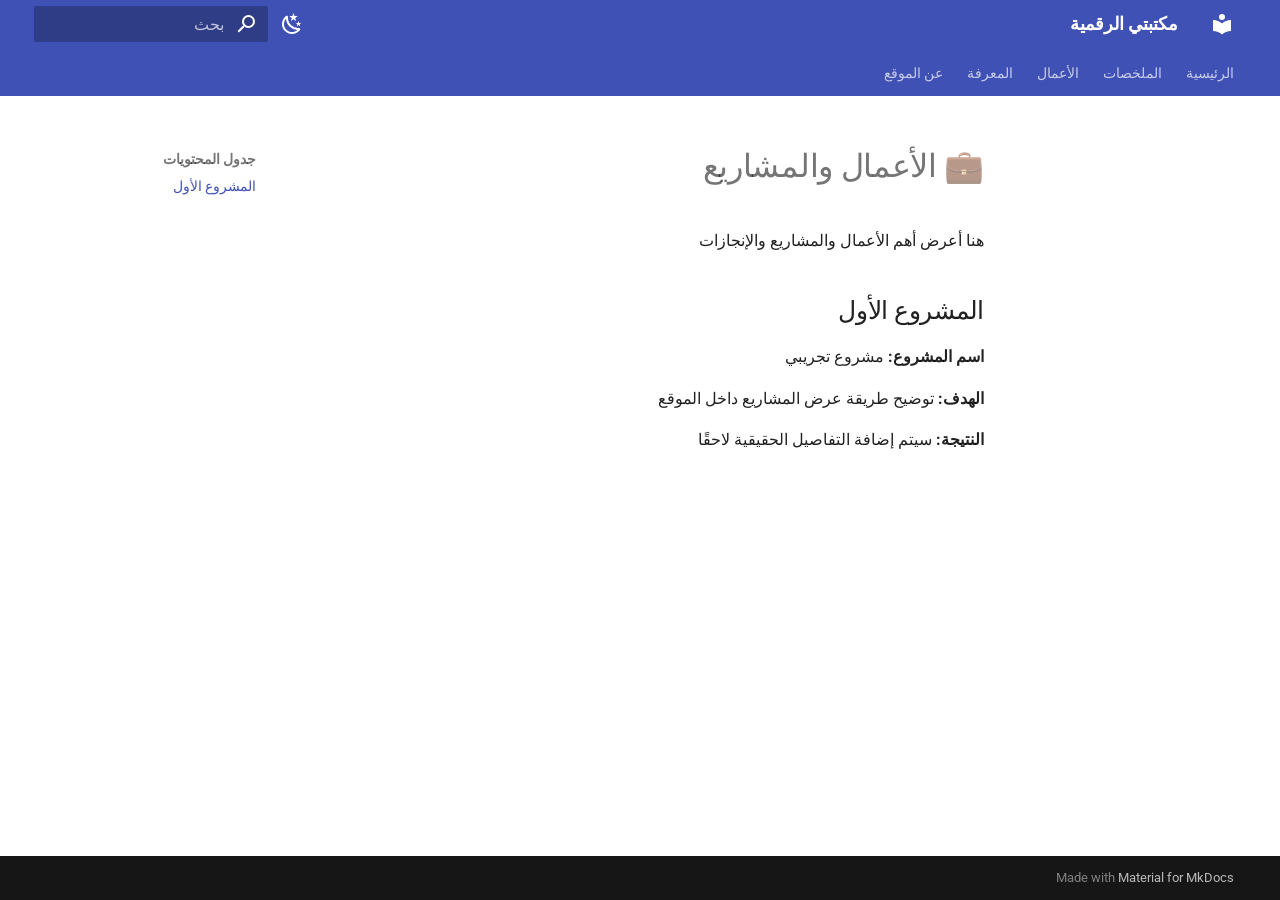
<file: summaries/docs/summaries/docs/projects/index.html>
<!doctype html>
<html lang="ar" class="no-js">
  <head>
    
      <meta charset="utf-8">
      <meta name="viewport" content="width=device-width,initial-scale=1">
      
        <meta name="description" content="مكتبة للأعمال والملخصات والمعرفة المفيدة">
      
      
      
        <link rel="canonical" href="https://hmadipixel.github.io/summaries/docs/summaries/docs/projects/">
      
      
      
      
        
      
      
      <link rel="icon" href="../../../../../assets/images/favicon.png">
      <meta name="generator" content="mkdocs-1.6.1, mkdocs-material-9.7.6">
    
    
      
        <title>💼 الأعمال والمشاريع - مكتبتي الرقمية</title>
      
    
    
      <link rel="stylesheet" href="../../../../../assets/stylesheets/main.484c7ddc.min.css">
      
        
        <link rel="stylesheet" href="../../../../../assets/stylesheets/palette.ab4e12ef.min.css">
      
      


    
    
      
    
    
      
        
        
        <link rel="preconnect" href="https://fonts.gstatic.com" crossorigin>
        <link rel="stylesheet" href="https://fonts.googleapis.com/css?family=Roboto:300,300i,400,400i,700,700i%7CRoboto+Mono:400,400i,700,700i&display=fallback">
        <style>:root{--md-text-font:"Roboto";--md-code-font:"Roboto Mono"}</style>
      
    
    
    <script>__md_scope=new URL("../../../../..",location),__md_hash=e=>[...e].reduce(((e,_)=>(e<<5)-e+_.charCodeAt(0)),0),__md_get=(e,_=localStorage,t=__md_scope)=>JSON.parse(_.getItem(t.pathname+"."+e)),__md_set=(e,_,t=localStorage,a=__md_scope)=>{try{t.setItem(a.pathname+"."+e,JSON.stringify(_))}catch(e){}}</script>
    
      

    
    
  </head>
  
  
    
    
      
    
    
    
    
    <body dir="rtl" data-md-color-scheme="default" data-md-color-primary="indigo" data-md-color-accent="indigo">
  
    
    <input class="md-toggle" data-md-toggle="drawer" type="checkbox" id="__drawer" autocomplete="off">
    <input class="md-toggle" data-md-toggle="search" type="checkbox" id="__search" autocomplete="off">
    <label class="md-overlay" for="__drawer"></label>
    <div data-md-component="skip">
      
        
        <a href="#_1" class="md-skip">
          انتقل إلى المحتوى
        </a>
      
    </div>
    <div data-md-component="announce">
      
    </div>
    
    
      

<header class="md-header" data-md-component="header">
  <nav class="md-header__inner md-grid" aria-label="عنوان العارضة">
    <a href="../../../../.." title="مكتبتي الرقمية" class="md-header__button md-logo" aria-label="مكتبتي الرقمية" data-md-component="logo">
      
  
  <svg xmlns="http://www.w3.org/2000/svg" viewBox="0 0 24 24"><path d="M12 8a3 3 0 0 0 3-3 3 3 0 0 0-3-3 3 3 0 0 0-3 3 3 3 0 0 0 3 3m0 3.54C9.64 9.35 6.5 8 3 8v11c3.5 0 6.64 1.35 9 3.54 2.36-2.19 5.5-3.54 9-3.54V8c-3.5 0-6.64 1.35-9 3.54"/></svg>

    </a>
    <label class="md-header__button md-icon" for="__drawer">
      
      <svg xmlns="http://www.w3.org/2000/svg" viewBox="0 0 24 24"><path d="M3 6h18v2H3zm0 5h18v2H3zm0 5h18v2H3z"/></svg>
    </label>
    <div class="md-header__title" data-md-component="header-title">
      <div class="md-header__ellipsis">
        <div class="md-header__topic">
          <span class="md-ellipsis">
            مكتبتي الرقمية
          </span>
        </div>
        <div class="md-header__topic" data-md-component="header-topic">
          <span class="md-ellipsis">
            
              💼 الأعمال والمشاريع
            
          </span>
        </div>
      </div>
    </div>
    
      
        <form class="md-header__option" data-md-component="palette">
  
    
    
    
    <input class="md-option" data-md-color-media="" data-md-color-scheme="default" data-md-color-primary="indigo" data-md-color-accent="indigo"  aria-label="الوضع الليلي"  type="radio" name="__palette" id="__palette_0">
    
      <label class="md-header__button md-icon" title="الوضع الليلي" for="__palette_1" hidden>
        <svg xmlns="http://www.w3.org/2000/svg" viewBox="0 0 24 24"><path d="m17.75 4.09-2.53 1.94.91 3.06-2.63-1.81-2.63 1.81.91-3.06-2.53-1.94L12.44 4l1.06-3 1.06 3zm3.5 6.91-1.64 1.25.59 1.98-1.7-1.17-1.7 1.17.59-1.98L15.75 11l2.06-.05L18.5 9l.69 1.95zm-2.28 4.95c.83-.08 1.72 1.1 1.19 1.85-.32.45-.66.87-1.08 1.27C15.17 23 8.84 23 4.94 19.07c-3.91-3.9-3.91-10.24 0-14.14.4-.4.82-.76 1.27-1.08.75-.53 1.93.36 1.85 1.19-.27 2.86.69 5.83 2.89 8.02a9.96 9.96 0 0 0 8.02 2.89m-1.64 2.02a12.08 12.08 0 0 1-7.8-3.47c-2.17-2.19-3.33-5-3.49-7.82-2.81 3.14-2.7 7.96.31 10.98 3.02 3.01 7.84 3.12 10.98.31"/></svg>
      </label>
    
  
    
    
    
    <input class="md-option" data-md-color-media="" data-md-color-scheme="slate" data-md-color-primary="indigo" data-md-color-accent="indigo"  aria-label="الوضع النهاري"  type="radio" name="__palette" id="__palette_1">
    
      <label class="md-header__button md-icon" title="الوضع النهاري" for="__palette_0" hidden>
        <svg xmlns="http://www.w3.org/2000/svg" viewBox="0 0 24 24"><path d="M12 7a5 5 0 0 1 5 5 5 5 0 0 1-5 5 5 5 0 0 1-5-5 5 5 0 0 1 5-5m0 2a3 3 0 0 0-3 3 3 3 0 0 0 3 3 3 3 0 0 0 3-3 3 3 0 0 0-3-3m0-7 2.39 3.42C13.65 5.15 12.84 5 12 5s-1.65.15-2.39.42zM3.34 7l4.16-.35A7.2 7.2 0 0 0 5.94 8.5c-.44.74-.69 1.5-.83 2.29zm.02 10 1.76-3.77a7.131 7.131 0 0 0 2.38 4.14zM20.65 7l-1.77 3.79a7.02 7.02 0 0 0-2.38-4.15zm-.01 10-4.14.36c.59-.51 1.12-1.14 1.54-1.86.42-.73.69-1.5.83-2.29zM12 22l-2.41-3.44c.74.27 1.55.44 2.41.44.82 0 1.63-.17 2.37-.44z"/></svg>
      </label>
    
  
</form>
      
    
    
      <script>var palette=__md_get("__palette");if(palette&&palette.color){if("(prefers-color-scheme)"===palette.color.media){var media=matchMedia("(prefers-color-scheme: light)"),input=document.querySelector(media.matches?"[data-md-color-media='(prefers-color-scheme: light)']":"[data-md-color-media='(prefers-color-scheme: dark)']");palette.color.media=input.getAttribute("data-md-color-media"),palette.color.scheme=input.getAttribute("data-md-color-scheme"),palette.color.primary=input.getAttribute("data-md-color-primary"),palette.color.accent=input.getAttribute("data-md-color-accent")}for(var[key,value]of Object.entries(palette.color))document.body.setAttribute("data-md-color-"+key,value)}</script>
    
    
    
      
      
        <label class="md-header__button md-icon" for="__search">
          
          <svg xmlns="http://www.w3.org/2000/svg" viewBox="0 0 24 24"><path d="M9.5 3A6.5 6.5 0 0 1 16 9.5c0 1.61-.59 3.09-1.56 4.23l.27.27h.79l5 5-1.5 1.5-5-5v-.79l-.27-.27A6.52 6.52 0 0 1 9.5 16 6.5 6.5 0 0 1 3 9.5 6.5 6.5 0 0 1 9.5 3m0 2C7 5 5 7 5 9.5S7 14 9.5 14 14 12 14 9.5 12 5 9.5 5"/></svg>
        </label>
        <div class="md-search" data-md-component="search" role="dialog">
  <label class="md-search__overlay" for="__search"></label>
  <div class="md-search__inner" role="search">
    <form class="md-search__form" name="search">
      <input type="text" class="md-search__input" name="query" aria-label="بحث" placeholder="بحث" autocapitalize="off" autocorrect="off" autocomplete="off" spellcheck="false" data-md-component="search-query" required>
      <label class="md-search__icon md-icon" for="__search">
        
        <svg xmlns="http://www.w3.org/2000/svg" viewBox="0 0 24 24"><path d="M9.5 3A6.5 6.5 0 0 1 16 9.5c0 1.61-.59 3.09-1.56 4.23l.27.27h.79l5 5-1.5 1.5-5-5v-.79l-.27-.27A6.52 6.52 0 0 1 9.5 16 6.5 6.5 0 0 1 3 9.5 6.5 6.5 0 0 1 9.5 3m0 2C7 5 5 7 5 9.5S7 14 9.5 14 14 12 14 9.5 12 5 9.5 5"/></svg>
        
        <svg xmlns="http://www.w3.org/2000/svg" viewBox="0 0 24 24"><path d="M20 11v2H8l5.5 5.5-1.42 1.42L4.16 12l7.92-7.92L13.5 5.5 8 11z"/></svg>
      </label>
      <nav class="md-search__options" aria-label="إبحث">
        
        <button type="reset" class="md-search__icon md-icon" title="مسح كلي" aria-label="مسح كلي" tabindex="-1">
          
          <svg xmlns="http://www.w3.org/2000/svg" viewBox="0 0 24 24"><path d="M19 6.41 17.59 5 12 10.59 6.41 5 5 6.41 10.59 12 5 17.59 6.41 19 12 13.41 17.59 19 19 17.59 13.41 12z"/></svg>
        </button>
      </nav>
      
        <div class="md-search__suggest" data-md-component="search-suggest"></div>
      
    </form>
    <div class="md-search__output">
      <div class="md-search__scrollwrap" tabindex="0" data-md-scrollfix>
        <div class="md-search-result" data-md-component="search-result">
          <div class="md-search-result__meta">
            بدء البحث
          </div>
          <ol class="md-search-result__list" role="presentation"></ol>
        </div>
      </div>
    </div>
  </div>
</div>
      
    
    
  </nav>
  
</header>
    
    <div class="md-container" data-md-component="container">
      
      
        
          
            
<nav class="md-tabs" aria-label="نوافذ" data-md-component="tabs">
  <div class="md-grid">
    <ul class="md-tabs__list">
      
        
  
  
  
  
    <li class="md-tabs__item">
      <a href="../../../../../index.md" class="md-tabs__link">
        
  
  
    
  
  الرئيسية

      </a>
    </li>
  

      
        
  
  
  
  
    
    
      <li class="md-tabs__item">
        <a href="../../../../index.md" class="md-tabs__link">
          
  
  
  الملخصات

        </a>
      </li>
    
  

      
        
  
  
  
  
    
    
      <li class="md-tabs__item">
        <a href="../../../../../projects/index.md" class="md-tabs__link">
          
  
  
  الأعمال

        </a>
      </li>
    
  

      
        
  
  
  
  
    
    
      <li class="md-tabs__item">
        <a href="../../../../../knowledge/index.md" class="md-tabs__link">
          
  
  
  المعرفة

        </a>
      </li>
    
  

      
        
  
  
  
  
    <li class="md-tabs__item">
      <a href="../../../../../about.md" class="md-tabs__link">
        
  
  
    
  
  عن الموقع

      </a>
    </li>
  

      
    </ul>
  </div>
</nav>
          
        
      
      <main class="md-main" data-md-component="main">
        <div class="md-main__inner md-grid">
          
            
              
              <div class="md-sidebar md-sidebar--primary" data-md-component="sidebar" data-md-type="navigation" >
                <div class="md-sidebar__scrollwrap">
                  <div class="md-sidebar__inner">
                    


  


<nav class="md-nav md-nav--primary md-nav--lifted" aria-label="تصفح" data-md-level="0">
  <label class="md-nav__title" for="__drawer">
    <a href="../../../../.." title="مكتبتي الرقمية" class="md-nav__button md-logo" aria-label="مكتبتي الرقمية" data-md-component="logo">
      
  
  <svg xmlns="http://www.w3.org/2000/svg" viewBox="0 0 24 24"><path d="M12 8a3 3 0 0 0 3-3 3 3 0 0 0-3-3 3 3 0 0 0-3 3 3 3 0 0 0 3 3m0 3.54C9.64 9.35 6.5 8 3 8v11c3.5 0 6.64 1.35 9 3.54 2.36-2.19 5.5-3.54 9-3.54V8c-3.5 0-6.64 1.35-9 3.54"/></svg>

    </a>
    مكتبتي الرقمية
  </label>
  
  <ul class="md-nav__list" data-md-scrollfix>
    
      
      
  
  
  
  
    <li class="md-nav__item">
      <a href="../../../../../index.md" class="md-nav__link">
        
  
  
  <span class="md-ellipsis">
    
  
    الرئيسية
  

    
  </span>
  
  

      </a>
    </li>
  

    
      
      
  
  
  
  
    
    
    
    
      
      
        
      
    
    
    <li class="md-nav__item md-nav__item--nested">
      
        
        
        <input class="md-nav__toggle md-toggle " type="checkbox" id="__nav_2" >
        
          
          <label class="md-nav__link" for="__nav_2" id="__nav_2_label" tabindex="0">
            
  
  
  <span class="md-ellipsis">
    
  
    الملخصات
  

    
  </span>
  
  

            <span class="md-nav__icon md-icon"></span>
          </label>
        
        <nav class="md-nav" data-md-level="1" aria-labelledby="__nav_2_label" aria-expanded="false">
          <label class="md-nav__title" for="__nav_2">
            <span class="md-nav__icon md-icon"></span>
            
  
    الملخصات
  

          </label>
          <ul class="md-nav__list" data-md-scrollfix>
            
              
                
  
  
  
  
    <li class="md-nav__item">
      <a href="../../../../index.md" class="md-nav__link">
        
  
  
  <span class="md-ellipsis">
    
  
    نظرة عامة
  

    
  </span>
  
  

      </a>
    </li>
  

              
            
              
                
  
  
  
  
    <li class="md-nav__item">
      <a href="../../../../books.md" class="md-nav__link">
        
  
  
  <span class="md-ellipsis">
    
  
    ملخصات الكتب
  

    
  </span>
  
  

      </a>
    </li>
  

              
            
              
                
  
  
  
  
    <li class="md-nav__item">
      <a href="../../../../courses.md" class="md-nav__link">
        
  
  
  <span class="md-ellipsis">
    
  
    ملخصات الدورات
  

    
  </span>
  
  

      </a>
    </li>
  

              
            
          </ul>
        </nav>
      
    </li>
  

    
      
      
  
  
  
  
    
    
    
    
      
      
        
      
    
    
    <li class="md-nav__item md-nav__item--nested">
      
        
        
        <input class="md-nav__toggle md-toggle " type="checkbox" id="__nav_3" >
        
          
          <label class="md-nav__link" for="__nav_3" id="__nav_3_label" tabindex="0">
            
  
  
  <span class="md-ellipsis">
    
  
    الأعمال
  

    
  </span>
  
  

            <span class="md-nav__icon md-icon"></span>
          </label>
        
        <nav class="md-nav" data-md-level="1" aria-labelledby="__nav_3_label" aria-expanded="false">
          <label class="md-nav__title" for="__nav_3">
            <span class="md-nav__icon md-icon"></span>
            
  
    الأعمال
  

          </label>
          <ul class="md-nav__list" data-md-scrollfix>
            
              
                
  
  
  
  
    <li class="md-nav__item">
      <a href="../../../../../projects/index.md" class="md-nav__link">
        
  
  
  <span class="md-ellipsis">
    
  
    جميع الأعمال
  

    
  </span>
  
  

      </a>
    </li>
  

              
            
              
                
  
  
  
  
    <li class="md-nav__item">
      <a href="../../../../../projects/completed.md" class="md-nav__link">
        
  
  
  <span class="md-ellipsis">
    
  
    المشاريع المكتملة
  

    
  </span>
  
  

      </a>
    </li>
  

              
            
          </ul>
        </nav>
      
    </li>
  

    
      
      
  
  
  
  
    
    
    
    
      
      
        
      
    
    
    <li class="md-nav__item md-nav__item--nested">
      
        
        
        <input class="md-nav__toggle md-toggle " type="checkbox" id="__nav_4" >
        
          
          <label class="md-nav__link" for="__nav_4" id="__nav_4_label" tabindex="0">
            
  
  
  <span class="md-ellipsis">
    
  
    المعرفة
  

    
  </span>
  
  

            <span class="md-nav__icon md-icon"></span>
          </label>
        
        <nav class="md-nav" data-md-level="1" aria-labelledby="__nav_4_label" aria-expanded="false">
          <label class="md-nav__title" for="__nav_4">
            <span class="md-nav__icon md-icon"></span>
            
  
    المعرفة
  

          </label>
          <ul class="md-nav__list" data-md-scrollfix>
            
              
                
  
  
  
  
    <li class="md-nav__item">
      <a href="../../../../../knowledge/index.md" class="md-nav__link">
        
  
  
  <span class="md-ellipsis">
    
  
    قاعدة المعرفة
  

    
  </span>
  
  

      </a>
    </li>
  

              
            
              
                
  
  
  
  
    <li class="md-nav__item">
      <a href="../../../../../knowledge/articles.md" class="md-nav__link">
        
  
  
  <span class="md-ellipsis">
    
  
    المقالات والأفكار
  

    
  </span>
  
  

      </a>
    </li>
  

              
            
          </ul>
        </nav>
      
    </li>
  

    
      
      
  
  
  
  
    <li class="md-nav__item">
      <a href="../../../../../about.md" class="md-nav__link">
        
  
  
  <span class="md-ellipsis">
    
  
    عن الموقع
  

    
  </span>
  
  

      </a>
    </li>
  

    
  </ul>
</nav>
                  </div>
                </div>
              </div>
            
            
              
              <div class="md-sidebar md-sidebar--secondary" data-md-component="sidebar" data-md-type="toc" >
                <div class="md-sidebar__scrollwrap">
                  <div class="md-sidebar__inner">
                    

<nav class="md-nav md-nav--secondary" aria-label="جدول المحتويات">
  
  
  
    
  
  
    <label class="md-nav__title" for="__toc">
      <span class="md-nav__icon md-icon"></span>
      جدول المحتويات
    </label>
    <ul class="md-nav__list" data-md-component="toc" data-md-scrollfix>
      
        <li class="md-nav__item">
  <a href="#_2" class="md-nav__link">
    <span class="md-ellipsis">
      
        المشروع الأول
      
    </span>
  </a>
  
</li>
      
    </ul>
  
</nav>
                  </div>
                </div>
              </div>
            
          
          
            <div class="md-content" data-md-component="content">
              
              <article class="md-content__inner md-typeset">
                
                  



<h1 id="_1">💼 الأعمال والمشاريع</h1>
<p>هنا أعرض أهم الأعمال والمشاريع والإنجازات</p>
<h2 id="_2">المشروع الأول</h2>
<p><strong>اسم المشروع:</strong> مشروع تجريبي</p>
<p><strong>الهدف:</strong> توضيح طريقة عرض المشاريع داخل الموقع</p>
<p><strong>النتيجة:</strong> سيتم إضافة التفاصيل الحقيقية لاحقًا</p>












                
              </article>
            </div>
          
          
<script>var target=document.getElementById(location.hash.slice(1));target&&target.name&&(target.checked=target.name.startsWith("__tabbed_"))</script>
        </div>
        
          <button type="button" class="md-top md-icon" data-md-component="top" hidden>
  
  <svg xmlns="http://www.w3.org/2000/svg" viewBox="0 0 24 24"><path d="M13 20h-2V8l-5.5 5.5-1.42-1.42L12 4.16l7.92 7.92-1.42 1.42L13 8z"/></svg>
  عد إلى الأعلى
</button>
        
      </main>
      
        <footer class="md-footer">
  
    
  
  <div class="md-footer-meta md-typeset">
    <div class="md-footer-meta__inner md-grid">
      <div class="md-copyright">
  
  
    Made with
    <a href="https://squidfunk.github.io/mkdocs-material/" target="_blank" rel="noopener">
      Material for MkDocs
    </a>
  
</div>
      
    </div>
  </div>
</footer>
      
    </div>
    <div class="md-dialog" data-md-component="dialog">
      <div class="md-dialog__inner md-typeset"></div>
    </div>
    
    
    
      
      
      <script id="__config" type="application/json">{"annotate": null, "base": "../../../../..", "features": ["navigation.tabs", "navigation.sections", "navigation.top", "navigation.footer", "search.suggest", "search.highlight"], "search": "../../../../../assets/javascripts/workers/search.2c215733.min.js", "tags": null, "translations": {"clipboard.copied": "\u062a\u0645 \u0627\u0644\u0646\u0633\u062e \u0627\u0644\u0649 \u0627\u0644\u062d\u0627\u0641\u0638\u0629", "clipboard.copy": "\u0646\u0633\u062e \u0625\u0644\u0649 \u0627\u0644\u062d\u0627\u0641\u0638\u0629", "search.result.more.one": "\u0623\u0643\u062b\u0631 \u0645\u0646 1 \u0641\u064a \u0647\u0630\u0647 \u0627\u0644\u0635\u0641\u062d\u0629", "search.result.more.other": "\u0623\u0643\u062b\u0631 \u0645\u0646 # \u0641\u064a \u0647\u0630\u0647 \u0627\u0644\u0635\u0641\u062d\u0629", "search.result.none": "\u0644\u0627 \u062a\u0648\u062c\u062f \u0646\u062a\u0627\u0626\u062c", "search.result.one": "\u0646\u062a\u0627\u0626\u062c \u0627\u0644\u0628\u062d\u062b \u0645\u0633\u062a\u0646\u062f \u0648\u0627\u062d\u062f", "search.result.other": "\u0646\u062a\u0627\u0626\u062c \u0627\u0644\u0628\u062d\u062b # \u0645\u0633\u062a\u0646\u062f\u0627\u062a", "search.result.placeholder": "\u0627\u0643\u062a\u0628 \u0644\u0628\u062f\u0621 \u0627\u0644\u0628\u062d\u062b", "search.result.term.missing": "\u0645\u0641\u0642\u0648\u062f", "select.version": "\u0625\u062e\u062a\u0631 \u0627\u0644\u0625\u0635\u062f\u0627\u0631"}, "version": null}</script>
    
    
      <script src="../../../../../assets/javascripts/bundle.79ae519e.min.js"></script>
      
    
  </body>
</html>
</file>
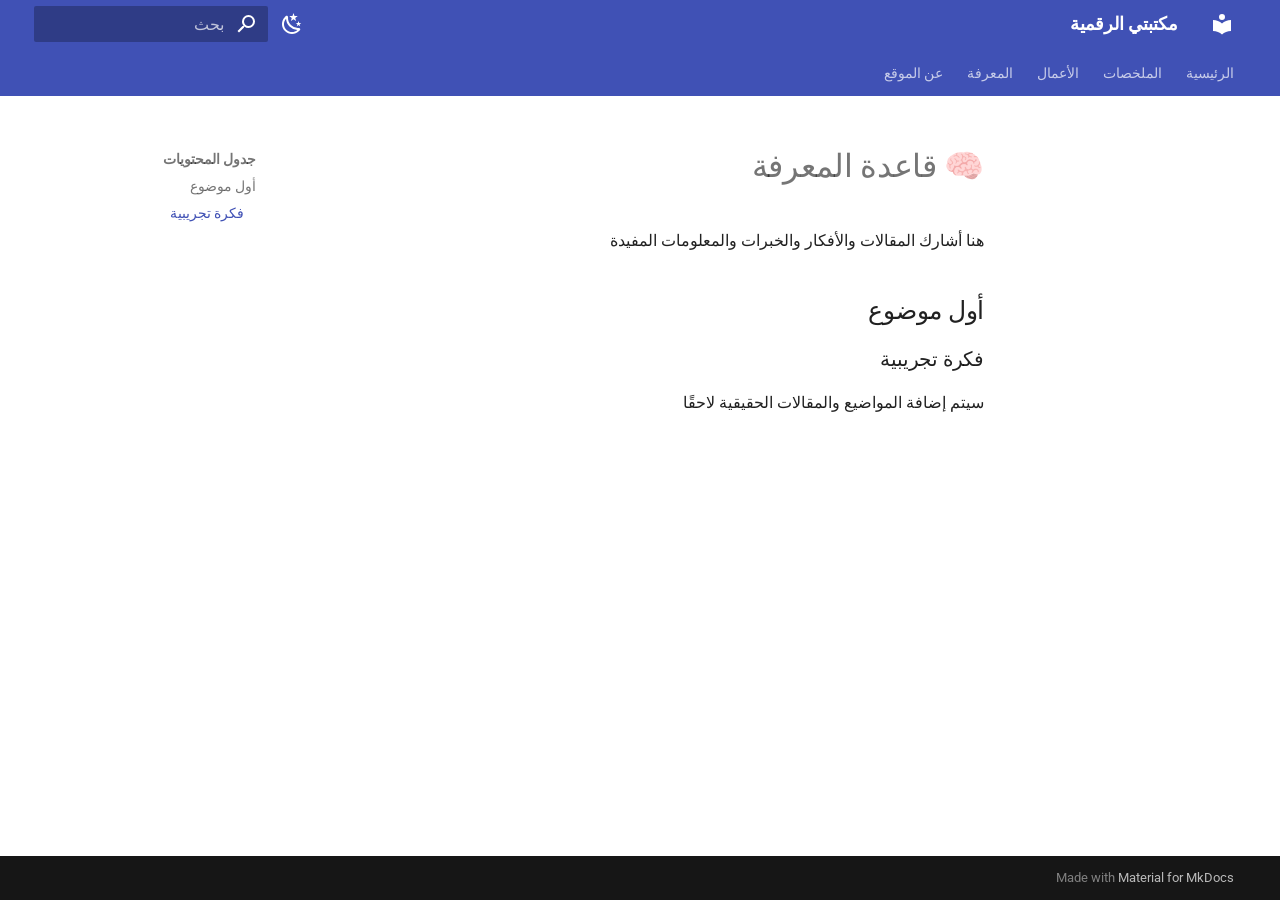
<file: summaries/docs/summaries/docs/projects/docs/knowledge/index.html>
<!doctype html>
<html lang="ar" class="no-js">
  <head>
    
      <meta charset="utf-8">
      <meta name="viewport" content="width=device-width,initial-scale=1">
      
        <meta name="description" content="مكتبة للأعمال والملخصات والمعرفة المفيدة">
      
      
      
        <link rel="canonical" href="https://hmadipixel.github.io/summaries/docs/summaries/docs/projects/docs/knowledge/">
      
      
      
      
        
      
      
      <link rel="icon" href="../../../../../../../assets/images/favicon.png">
      <meta name="generator" content="mkdocs-1.6.1, mkdocs-material-9.7.6">
    
    
      
        <title>🧠 قاعدة المعرفة - مكتبتي الرقمية</title>
      
    
    
      <link rel="stylesheet" href="../../../../../../../assets/stylesheets/main.484c7ddc.min.css">
      
        
        <link rel="stylesheet" href="../../../../../../../assets/stylesheets/palette.ab4e12ef.min.css">
      
      


    
    
      
    
    
      
        
        
        <link rel="preconnect" href="https://fonts.gstatic.com" crossorigin>
        <link rel="stylesheet" href="https://fonts.googleapis.com/css?family=Roboto:300,300i,400,400i,700,700i%7CRoboto+Mono:400,400i,700,700i&display=fallback">
        <style>:root{--md-text-font:"Roboto";--md-code-font:"Roboto Mono"}</style>
      
    
    
    <script>__md_scope=new URL("../../../../../../..",location),__md_hash=e=>[...e].reduce(((e,_)=>(e<<5)-e+_.charCodeAt(0)),0),__md_get=(e,_=localStorage,t=__md_scope)=>JSON.parse(_.getItem(t.pathname+"."+e)),__md_set=(e,_,t=localStorage,a=__md_scope)=>{try{t.setItem(a.pathname+"."+e,JSON.stringify(_))}catch(e){}}</script>
    
      

    
    
  </head>
  
  
    
    
      
    
    
    
    
    <body dir="rtl" data-md-color-scheme="default" data-md-color-primary="indigo" data-md-color-accent="indigo">
  
    
    <input class="md-toggle" data-md-toggle="drawer" type="checkbox" id="__drawer" autocomplete="off">
    <input class="md-toggle" data-md-toggle="search" type="checkbox" id="__search" autocomplete="off">
    <label class="md-overlay" for="__drawer"></label>
    <div data-md-component="skip">
      
        
        <a href="#_1" class="md-skip">
          انتقل إلى المحتوى
        </a>
      
    </div>
    <div data-md-component="announce">
      
    </div>
    
    
      

<header class="md-header" data-md-component="header">
  <nav class="md-header__inner md-grid" aria-label="عنوان العارضة">
    <a href="../../../../../../.." title="مكتبتي الرقمية" class="md-header__button md-logo" aria-label="مكتبتي الرقمية" data-md-component="logo">
      
  
  <svg xmlns="http://www.w3.org/2000/svg" viewBox="0 0 24 24"><path d="M12 8a3 3 0 0 0 3-3 3 3 0 0 0-3-3 3 3 0 0 0-3 3 3 3 0 0 0 3 3m0 3.54C9.64 9.35 6.5 8 3 8v11c3.5 0 6.64 1.35 9 3.54 2.36-2.19 5.5-3.54 9-3.54V8c-3.5 0-6.64 1.35-9 3.54"/></svg>

    </a>
    <label class="md-header__button md-icon" for="__drawer">
      
      <svg xmlns="http://www.w3.org/2000/svg" viewBox="0 0 24 24"><path d="M3 6h18v2H3zm0 5h18v2H3zm0 5h18v2H3z"/></svg>
    </label>
    <div class="md-header__title" data-md-component="header-title">
      <div class="md-header__ellipsis">
        <div class="md-header__topic">
          <span class="md-ellipsis">
            مكتبتي الرقمية
          </span>
        </div>
        <div class="md-header__topic" data-md-component="header-topic">
          <span class="md-ellipsis">
            
              🧠 قاعدة المعرفة
            
          </span>
        </div>
      </div>
    </div>
    
      
        <form class="md-header__option" data-md-component="palette">
  
    
    
    
    <input class="md-option" data-md-color-media="" data-md-color-scheme="default" data-md-color-primary="indigo" data-md-color-accent="indigo"  aria-label="الوضع الليلي"  type="radio" name="__palette" id="__palette_0">
    
      <label class="md-header__button md-icon" title="الوضع الليلي" for="__palette_1" hidden>
        <svg xmlns="http://www.w3.org/2000/svg" viewBox="0 0 24 24"><path d="m17.75 4.09-2.53 1.94.91 3.06-2.63-1.81-2.63 1.81.91-3.06-2.53-1.94L12.44 4l1.06-3 1.06 3zm3.5 6.91-1.64 1.25.59 1.98-1.7-1.17-1.7 1.17.59-1.98L15.75 11l2.06-.05L18.5 9l.69 1.95zm-2.28 4.95c.83-.08 1.72 1.1 1.19 1.85-.32.45-.66.87-1.08 1.27C15.17 23 8.84 23 4.94 19.07c-3.91-3.9-3.91-10.24 0-14.14.4-.4.82-.76 1.27-1.08.75-.53 1.93.36 1.85 1.19-.27 2.86.69 5.83 2.89 8.02a9.96 9.96 0 0 0 8.02 2.89m-1.64 2.02a12.08 12.08 0 0 1-7.8-3.47c-2.17-2.19-3.33-5-3.49-7.82-2.81 3.14-2.7 7.96.31 10.98 3.02 3.01 7.84 3.12 10.98.31"/></svg>
      </label>
    
  
    
    
    
    <input class="md-option" data-md-color-media="" data-md-color-scheme="slate" data-md-color-primary="indigo" data-md-color-accent="indigo"  aria-label="الوضع النهاري"  type="radio" name="__palette" id="__palette_1">
    
      <label class="md-header__button md-icon" title="الوضع النهاري" for="__palette_0" hidden>
        <svg xmlns="http://www.w3.org/2000/svg" viewBox="0 0 24 24"><path d="M12 7a5 5 0 0 1 5 5 5 5 0 0 1-5 5 5 5 0 0 1-5-5 5 5 0 0 1 5-5m0 2a3 3 0 0 0-3 3 3 3 0 0 0 3 3 3 3 0 0 0 3-3 3 3 0 0 0-3-3m0-7 2.39 3.42C13.65 5.15 12.84 5 12 5s-1.65.15-2.39.42zM3.34 7l4.16-.35A7.2 7.2 0 0 0 5.94 8.5c-.44.74-.69 1.5-.83 2.29zm.02 10 1.76-3.77a7.131 7.131 0 0 0 2.38 4.14zM20.65 7l-1.77 3.79a7.02 7.02 0 0 0-2.38-4.15zm-.01 10-4.14.36c.59-.51 1.12-1.14 1.54-1.86.42-.73.69-1.5.83-2.29zM12 22l-2.41-3.44c.74.27 1.55.44 2.41.44.82 0 1.63-.17 2.37-.44z"/></svg>
      </label>
    
  
</form>
      
    
    
      <script>var palette=__md_get("__palette");if(palette&&palette.color){if("(prefers-color-scheme)"===palette.color.media){var media=matchMedia("(prefers-color-scheme: light)"),input=document.querySelector(media.matches?"[data-md-color-media='(prefers-color-scheme: light)']":"[data-md-color-media='(prefers-color-scheme: dark)']");palette.color.media=input.getAttribute("data-md-color-media"),palette.color.scheme=input.getAttribute("data-md-color-scheme"),palette.color.primary=input.getAttribute("data-md-color-primary"),palette.color.accent=input.getAttribute("data-md-color-accent")}for(var[key,value]of Object.entries(palette.color))document.body.setAttribute("data-md-color-"+key,value)}</script>
    
    
    
      
      
        <label class="md-header__button md-icon" for="__search">
          
          <svg xmlns="http://www.w3.org/2000/svg" viewBox="0 0 24 24"><path d="M9.5 3A6.5 6.5 0 0 1 16 9.5c0 1.61-.59 3.09-1.56 4.23l.27.27h.79l5 5-1.5 1.5-5-5v-.79l-.27-.27A6.52 6.52 0 0 1 9.5 16 6.5 6.5 0 0 1 3 9.5 6.5 6.5 0 0 1 9.5 3m0 2C7 5 5 7 5 9.5S7 14 9.5 14 14 12 14 9.5 12 5 9.5 5"/></svg>
        </label>
        <div class="md-search" data-md-component="search" role="dialog">
  <label class="md-search__overlay" for="__search"></label>
  <div class="md-search__inner" role="search">
    <form class="md-search__form" name="search">
      <input type="text" class="md-search__input" name="query" aria-label="بحث" placeholder="بحث" autocapitalize="off" autocorrect="off" autocomplete="off" spellcheck="false" data-md-component="search-query" required>
      <label class="md-search__icon md-icon" for="__search">
        
        <svg xmlns="http://www.w3.org/2000/svg" viewBox="0 0 24 24"><path d="M9.5 3A6.5 6.5 0 0 1 16 9.5c0 1.61-.59 3.09-1.56 4.23l.27.27h.79l5 5-1.5 1.5-5-5v-.79l-.27-.27A6.52 6.52 0 0 1 9.5 16 6.5 6.5 0 0 1 3 9.5 6.5 6.5 0 0 1 9.5 3m0 2C7 5 5 7 5 9.5S7 14 9.5 14 14 12 14 9.5 12 5 9.5 5"/></svg>
        
        <svg xmlns="http://www.w3.org/2000/svg" viewBox="0 0 24 24"><path d="M20 11v2H8l5.5 5.5-1.42 1.42L4.16 12l7.92-7.92L13.5 5.5 8 11z"/></svg>
      </label>
      <nav class="md-search__options" aria-label="إبحث">
        
        <button type="reset" class="md-search__icon md-icon" title="مسح كلي" aria-label="مسح كلي" tabindex="-1">
          
          <svg xmlns="http://www.w3.org/2000/svg" viewBox="0 0 24 24"><path d="M19 6.41 17.59 5 12 10.59 6.41 5 5 6.41 10.59 12 5 17.59 6.41 19 12 13.41 17.59 19 19 17.59 13.41 12z"/></svg>
        </button>
      </nav>
      
        <div class="md-search__suggest" data-md-component="search-suggest"></div>
      
    </form>
    <div class="md-search__output">
      <div class="md-search__scrollwrap" tabindex="0" data-md-scrollfix>
        <div class="md-search-result" data-md-component="search-result">
          <div class="md-search-result__meta">
            بدء البحث
          </div>
          <ol class="md-search-result__list" role="presentation"></ol>
        </div>
      </div>
    </div>
  </div>
</div>
      
    
    
  </nav>
  
</header>
    
    <div class="md-container" data-md-component="container">
      
      
        
          
            
<nav class="md-tabs" aria-label="نوافذ" data-md-component="tabs">
  <div class="md-grid">
    <ul class="md-tabs__list">
      
        
  
  
  
  
    <li class="md-tabs__item">
      <a href="../../../../../../../index.md" class="md-tabs__link">
        
  
  
    
  
  الرئيسية

      </a>
    </li>
  

      
        
  
  
  
  
    
    
      <li class="md-tabs__item">
        <a href="../../../../../../index.md" class="md-tabs__link">
          
  
  
  الملخصات

        </a>
      </li>
    
  

      
        
  
  
  
  
    
    
      <li class="md-tabs__item">
        <a href="../../../../../../../projects/index.md" class="md-tabs__link">
          
  
  
  الأعمال

        </a>
      </li>
    
  

      
        
  
  
  
  
    
    
      <li class="md-tabs__item">
        <a href="../../../../../../../knowledge/index.md" class="md-tabs__link">
          
  
  
  المعرفة

        </a>
      </li>
    
  

      
        
  
  
  
  
    <li class="md-tabs__item">
      <a href="../../../../../../../about.md" class="md-tabs__link">
        
  
  
    
  
  عن الموقع

      </a>
    </li>
  

      
    </ul>
  </div>
</nav>
          
        
      
      <main class="md-main" data-md-component="main">
        <div class="md-main__inner md-grid">
          
            
              
              <div class="md-sidebar md-sidebar--primary" data-md-component="sidebar" data-md-type="navigation" >
                <div class="md-sidebar__scrollwrap">
                  <div class="md-sidebar__inner">
                    


  


<nav class="md-nav md-nav--primary md-nav--lifted" aria-label="تصفح" data-md-level="0">
  <label class="md-nav__title" for="__drawer">
    <a href="../../../../../../.." title="مكتبتي الرقمية" class="md-nav__button md-logo" aria-label="مكتبتي الرقمية" data-md-component="logo">
      
  
  <svg xmlns="http://www.w3.org/2000/svg" viewBox="0 0 24 24"><path d="M12 8a3 3 0 0 0 3-3 3 3 0 0 0-3-3 3 3 0 0 0-3 3 3 3 0 0 0 3 3m0 3.54C9.64 9.35 6.5 8 3 8v11c3.5 0 6.64 1.35 9 3.54 2.36-2.19 5.5-3.54 9-3.54V8c-3.5 0-6.64 1.35-9 3.54"/></svg>

    </a>
    مكتبتي الرقمية
  </label>
  
  <ul class="md-nav__list" data-md-scrollfix>
    
      
      
  
  
  
  
    <li class="md-nav__item">
      <a href="../../../../../../../index.md" class="md-nav__link">
        
  
  
  <span class="md-ellipsis">
    
  
    الرئيسية
  

    
  </span>
  
  

      </a>
    </li>
  

    
      
      
  
  
  
  
    
    
    
    
      
      
        
      
    
    
    <li class="md-nav__item md-nav__item--nested">
      
        
        
        <input class="md-nav__toggle md-toggle " type="checkbox" id="__nav_2" >
        
          
          <label class="md-nav__link" for="__nav_2" id="__nav_2_label" tabindex="0">
            
  
  
  <span class="md-ellipsis">
    
  
    الملخصات
  

    
  </span>
  
  

            <span class="md-nav__icon md-icon"></span>
          </label>
        
        <nav class="md-nav" data-md-level="1" aria-labelledby="__nav_2_label" aria-expanded="false">
          <label class="md-nav__title" for="__nav_2">
            <span class="md-nav__icon md-icon"></span>
            
  
    الملخصات
  

          </label>
          <ul class="md-nav__list" data-md-scrollfix>
            
              
                
  
  
  
  
    <li class="md-nav__item">
      <a href="../../../../../../index.md" class="md-nav__link">
        
  
  
  <span class="md-ellipsis">
    
  
    نظرة عامة
  

    
  </span>
  
  

      </a>
    </li>
  

              
            
              
                
  
  
  
  
    <li class="md-nav__item">
      <a href="../../../../../../books.md" class="md-nav__link">
        
  
  
  <span class="md-ellipsis">
    
  
    ملخصات الكتب
  

    
  </span>
  
  

      </a>
    </li>
  

              
            
              
                
  
  
  
  
    <li class="md-nav__item">
      <a href="../../../../../../courses.md" class="md-nav__link">
        
  
  
  <span class="md-ellipsis">
    
  
    ملخصات الدورات
  

    
  </span>
  
  

      </a>
    </li>
  

              
            
          </ul>
        </nav>
      
    </li>
  

    
      
      
  
  
  
  
    
    
    
    
      
      
        
      
    
    
    <li class="md-nav__item md-nav__item--nested">
      
        
        
        <input class="md-nav__toggle md-toggle " type="checkbox" id="__nav_3" >
        
          
          <label class="md-nav__link" for="__nav_3" id="__nav_3_label" tabindex="0">
            
  
  
  <span class="md-ellipsis">
    
  
    الأعمال
  

    
  </span>
  
  

            <span class="md-nav__icon md-icon"></span>
          </label>
        
        <nav class="md-nav" data-md-level="1" aria-labelledby="__nav_3_label" aria-expanded="false">
          <label class="md-nav__title" for="__nav_3">
            <span class="md-nav__icon md-icon"></span>
            
  
    الأعمال
  

          </label>
          <ul class="md-nav__list" data-md-scrollfix>
            
              
                
  
  
  
  
    <li class="md-nav__item">
      <a href="../../../../../../../projects/index.md" class="md-nav__link">
        
  
  
  <span class="md-ellipsis">
    
  
    جميع الأعمال
  

    
  </span>
  
  

      </a>
    </li>
  

              
            
              
                
  
  
  
  
    <li class="md-nav__item">
      <a href="../../../../../../../projects/completed.md" class="md-nav__link">
        
  
  
  <span class="md-ellipsis">
    
  
    المشاريع المكتملة
  

    
  </span>
  
  

      </a>
    </li>
  

              
            
          </ul>
        </nav>
      
    </li>
  

    
      
      
  
  
  
  
    
    
    
    
      
      
        
      
    
    
    <li class="md-nav__item md-nav__item--nested">
      
        
        
        <input class="md-nav__toggle md-toggle " type="checkbox" id="__nav_4" >
        
          
          <label class="md-nav__link" for="__nav_4" id="__nav_4_label" tabindex="0">
            
  
  
  <span class="md-ellipsis">
    
  
    المعرفة
  

    
  </span>
  
  

            <span class="md-nav__icon md-icon"></span>
          </label>
        
        <nav class="md-nav" data-md-level="1" aria-labelledby="__nav_4_label" aria-expanded="false">
          <label class="md-nav__title" for="__nav_4">
            <span class="md-nav__icon md-icon"></span>
            
  
    المعرفة
  

          </label>
          <ul class="md-nav__list" data-md-scrollfix>
            
              
                
  
  
  
  
    <li class="md-nav__item">
      <a href="../../../../../../../knowledge/index.md" class="md-nav__link">
        
  
  
  <span class="md-ellipsis">
    
  
    قاعدة المعرفة
  

    
  </span>
  
  

      </a>
    </li>
  

              
            
              
                
  
  
  
  
    <li class="md-nav__item">
      <a href="../../../../../../../knowledge/articles.md" class="md-nav__link">
        
  
  
  <span class="md-ellipsis">
    
  
    المقالات والأفكار
  

    
  </span>
  
  

      </a>
    </li>
  

              
            
          </ul>
        </nav>
      
    </li>
  

    
      
      
  
  
  
  
    <li class="md-nav__item">
      <a href="../../../../../../../about.md" class="md-nav__link">
        
  
  
  <span class="md-ellipsis">
    
  
    عن الموقع
  

    
  </span>
  
  

      </a>
    </li>
  

    
  </ul>
</nav>
                  </div>
                </div>
              </div>
            
            
              
              <div class="md-sidebar md-sidebar--secondary" data-md-component="sidebar" data-md-type="toc" >
                <div class="md-sidebar__scrollwrap">
                  <div class="md-sidebar__inner">
                    

<nav class="md-nav md-nav--secondary" aria-label="جدول المحتويات">
  
  
  
    
  
  
    <label class="md-nav__title" for="__toc">
      <span class="md-nav__icon md-icon"></span>
      جدول المحتويات
    </label>
    <ul class="md-nav__list" data-md-component="toc" data-md-scrollfix>
      
        <li class="md-nav__item">
  <a href="#_2" class="md-nav__link">
    <span class="md-ellipsis">
      
        أول موضوع
      
    </span>
  </a>
  
    <nav class="md-nav" aria-label="أول موضوع">
      <ul class="md-nav__list">
        
          <li class="md-nav__item">
  <a href="#_3" class="md-nav__link">
    <span class="md-ellipsis">
      
        فكرة تجريبية
      
    </span>
  </a>
  
</li>
        
      </ul>
    </nav>
  
</li>
      
    </ul>
  
</nav>
                  </div>
                </div>
              </div>
            
          
          
            <div class="md-content" data-md-component="content">
              
              <article class="md-content__inner md-typeset">
                
                  



<h1 id="_1">🧠 قاعدة المعرفة</h1>
<p>هنا أشارك المقالات والأفكار والخبرات والمعلومات المفيدة</p>
<h2 id="_2">أول موضوع</h2>
<h3 id="_3">فكرة تجريبية</h3>
<p>سيتم إضافة المواضيع والمقالات الحقيقية لاحقًا</p>












                
              </article>
            </div>
          
          
<script>var target=document.getElementById(location.hash.slice(1));target&&target.name&&(target.checked=target.name.startsWith("__tabbed_"))</script>
        </div>
        
          <button type="button" class="md-top md-icon" data-md-component="top" hidden>
  
  <svg xmlns="http://www.w3.org/2000/svg" viewBox="0 0 24 24"><path d="M13 20h-2V8l-5.5 5.5-1.42-1.42L12 4.16l7.92 7.92-1.42 1.42L13 8z"/></svg>
  عد إلى الأعلى
</button>
        
      </main>
      
        <footer class="md-footer">
  
    
  
  <div class="md-footer-meta md-typeset">
    <div class="md-footer-meta__inner md-grid">
      <div class="md-copyright">
  
  
    Made with
    <a href="https://squidfunk.github.io/mkdocs-material/" target="_blank" rel="noopener">
      Material for MkDocs
    </a>
  
</div>
      
    </div>
  </div>
</footer>
      
    </div>
    <div class="md-dialog" data-md-component="dialog">
      <div class="md-dialog__inner md-typeset"></div>
    </div>
    
    
    
      
      
      <script id="__config" type="application/json">{"annotate": null, "base": "../../../../../../..", "features": ["navigation.tabs", "navigation.sections", "navigation.top", "navigation.footer", "search.suggest", "search.highlight"], "search": "../../../../../../../assets/javascripts/workers/search.2c215733.min.js", "tags": null, "translations": {"clipboard.copied": "\u062a\u0645 \u0627\u0644\u0646\u0633\u062e \u0627\u0644\u0649 \u0627\u0644\u062d\u0627\u0641\u0638\u0629", "clipboard.copy": "\u0646\u0633\u062e \u0625\u0644\u0649 \u0627\u0644\u062d\u0627\u0641\u0638\u0629", "search.result.more.one": "\u0623\u0643\u062b\u0631 \u0645\u0646 1 \u0641\u064a \u0647\u0630\u0647 \u0627\u0644\u0635\u0641\u062d\u0629", "search.result.more.other": "\u0623\u0643\u062b\u0631 \u0645\u0646 # \u0641\u064a \u0647\u0630\u0647 \u0627\u0644\u0635\u0641\u062d\u0629", "search.result.none": "\u0644\u0627 \u062a\u0648\u062c\u062f \u0646\u062a\u0627\u0626\u062c", "search.result.one": "\u0646\u062a\u0627\u0626\u062c \u0627\u0644\u0628\u062d\u062b \u0645\u0633\u062a\u0646\u062f \u0648\u0627\u062d\u062f", "search.result.other": "\u0646\u062a\u0627\u0626\u062c \u0627\u0644\u0628\u062d\u062b # \u0645\u0633\u062a\u0646\u062f\u0627\u062a", "search.result.placeholder": "\u0627\u0643\u062a\u0628 \u0644\u0628\u062f\u0621 \u0627\u0644\u0628\u062d\u062b", "search.result.term.missing": "\u0645\u0641\u0642\u0648\u062f", "select.version": "\u0625\u062e\u062a\u0631 \u0627\u0644\u0625\u0635\u062f\u0627\u0631"}, "version": null}</script>
    
    
      <script src="../../../../../../../assets/javascripts/bundle.79ae519e.min.js"></script>
      
    
  </body>
</html>
</file>
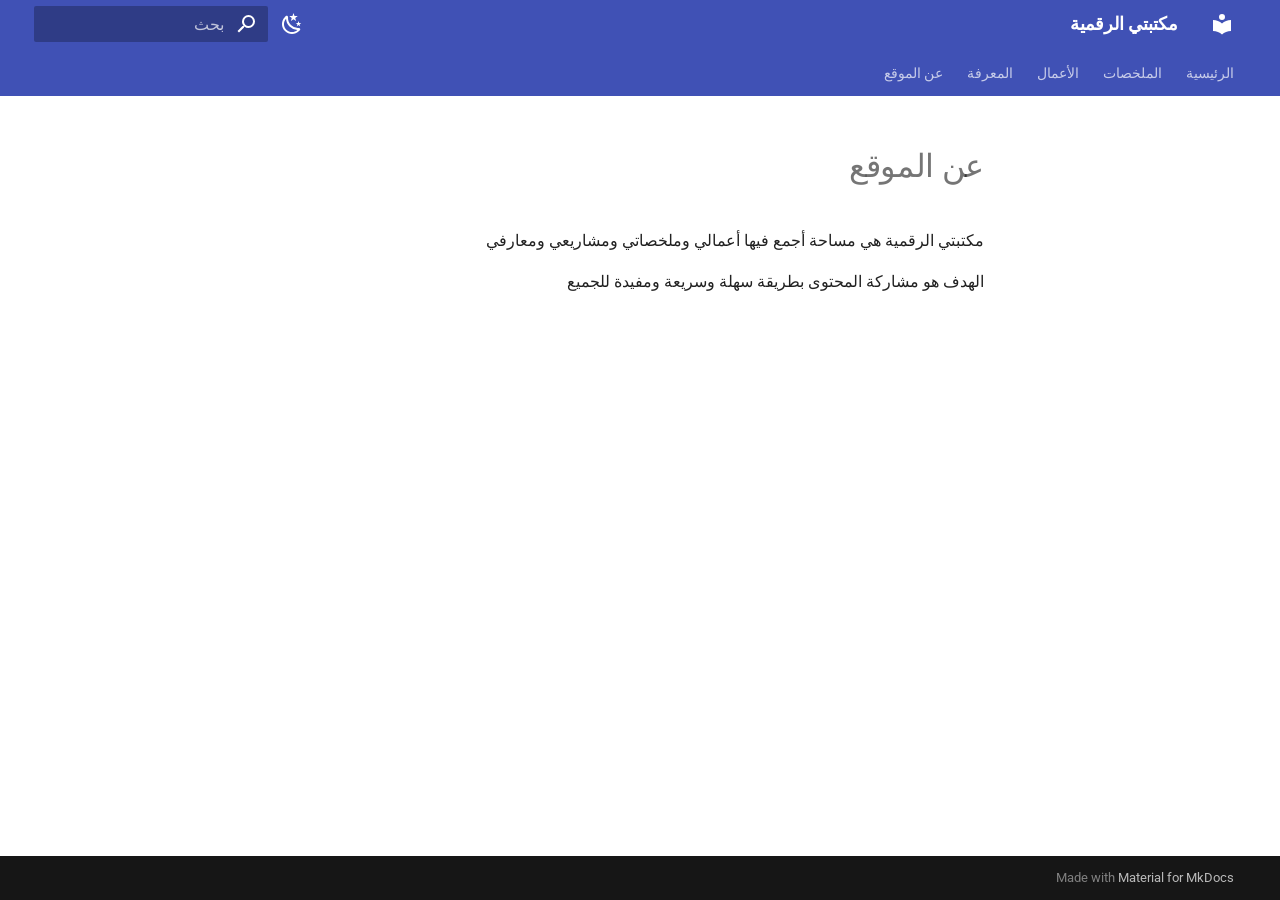
<file: summaries/docs/summaries/docs/projects/docs/knowledge/docs/about/index.html>
<!doctype html>
<html lang="ar" class="no-js">
  <head>
    
      <meta charset="utf-8">
      <meta name="viewport" content="width=device-width,initial-scale=1">
      
        <meta name="description" content="مكتبة للأعمال والملخصات والمعرفة المفيدة">
      
      
      
        <link rel="canonical" href="https://hmadipixel.github.io/summaries/docs/summaries/docs/projects/docs/knowledge/docs/about/">
      
      
      
      
        
      
      
      <link rel="icon" href="../../../../../../../../../assets/images/favicon.png">
      <meta name="generator" content="mkdocs-1.6.1, mkdocs-material-9.7.6">
    
    
      
        <title>عن الموقع - مكتبتي الرقمية</title>
      
    
    
      <link rel="stylesheet" href="../../../../../../../../../assets/stylesheets/main.484c7ddc.min.css">
      
        
        <link rel="stylesheet" href="../../../../../../../../../assets/stylesheets/palette.ab4e12ef.min.css">
      
      


    
    
      
    
    
      
        
        
        <link rel="preconnect" href="https://fonts.gstatic.com" crossorigin>
        <link rel="stylesheet" href="https://fonts.googleapis.com/css?family=Roboto:300,300i,400,400i,700,700i%7CRoboto+Mono:400,400i,700,700i&display=fallback">
        <style>:root{--md-text-font:"Roboto";--md-code-font:"Roboto Mono"}</style>
      
    
    
    <script>__md_scope=new URL("../../../../../../../../..",location),__md_hash=e=>[...e].reduce(((e,_)=>(e<<5)-e+_.charCodeAt(0)),0),__md_get=(e,_=localStorage,t=__md_scope)=>JSON.parse(_.getItem(t.pathname+"."+e)),__md_set=(e,_,t=localStorage,a=__md_scope)=>{try{t.setItem(a.pathname+"."+e,JSON.stringify(_))}catch(e){}}</script>
    
      

    
    
  </head>
  
  
    
    
      
    
    
    
    
    <body dir="rtl" data-md-color-scheme="default" data-md-color-primary="indigo" data-md-color-accent="indigo">
  
    
    <input class="md-toggle" data-md-toggle="drawer" type="checkbox" id="__drawer" autocomplete="off">
    <input class="md-toggle" data-md-toggle="search" type="checkbox" id="__search" autocomplete="off">
    <label class="md-overlay" for="__drawer"></label>
    <div data-md-component="skip">
      
        
        <a href="#_1" class="md-skip">
          انتقل إلى المحتوى
        </a>
      
    </div>
    <div data-md-component="announce">
      
    </div>
    
    
      

<header class="md-header" data-md-component="header">
  <nav class="md-header__inner md-grid" aria-label="عنوان العارضة">
    <a href="../../../../../../../../.." title="مكتبتي الرقمية" class="md-header__button md-logo" aria-label="مكتبتي الرقمية" data-md-component="logo">
      
  
  <svg xmlns="http://www.w3.org/2000/svg" viewBox="0 0 24 24"><path d="M12 8a3 3 0 0 0 3-3 3 3 0 0 0-3-3 3 3 0 0 0-3 3 3 3 0 0 0 3 3m0 3.54C9.64 9.35 6.5 8 3 8v11c3.5 0 6.64 1.35 9 3.54 2.36-2.19 5.5-3.54 9-3.54V8c-3.5 0-6.64 1.35-9 3.54"/></svg>

    </a>
    <label class="md-header__button md-icon" for="__drawer">
      
      <svg xmlns="http://www.w3.org/2000/svg" viewBox="0 0 24 24"><path d="M3 6h18v2H3zm0 5h18v2H3zm0 5h18v2H3z"/></svg>
    </label>
    <div class="md-header__title" data-md-component="header-title">
      <div class="md-header__ellipsis">
        <div class="md-header__topic">
          <span class="md-ellipsis">
            مكتبتي الرقمية
          </span>
        </div>
        <div class="md-header__topic" data-md-component="header-topic">
          <span class="md-ellipsis">
            
              عن الموقع
            
          </span>
        </div>
      </div>
    </div>
    
      
        <form class="md-header__option" data-md-component="palette">
  
    
    
    
    <input class="md-option" data-md-color-media="" data-md-color-scheme="default" data-md-color-primary="indigo" data-md-color-accent="indigo"  aria-label="الوضع الليلي"  type="radio" name="__palette" id="__palette_0">
    
      <label class="md-header__button md-icon" title="الوضع الليلي" for="__palette_1" hidden>
        <svg xmlns="http://www.w3.org/2000/svg" viewBox="0 0 24 24"><path d="m17.75 4.09-2.53 1.94.91 3.06-2.63-1.81-2.63 1.81.91-3.06-2.53-1.94L12.44 4l1.06-3 1.06 3zm3.5 6.91-1.64 1.25.59 1.98-1.7-1.17-1.7 1.17.59-1.98L15.75 11l2.06-.05L18.5 9l.69 1.95zm-2.28 4.95c.83-.08 1.72 1.1 1.19 1.85-.32.45-.66.87-1.08 1.27C15.17 23 8.84 23 4.94 19.07c-3.91-3.9-3.91-10.24 0-14.14.4-.4.82-.76 1.27-1.08.75-.53 1.93.36 1.85 1.19-.27 2.86.69 5.83 2.89 8.02a9.96 9.96 0 0 0 8.02 2.89m-1.64 2.02a12.08 12.08 0 0 1-7.8-3.47c-2.17-2.19-3.33-5-3.49-7.82-2.81 3.14-2.7 7.96.31 10.98 3.02 3.01 7.84 3.12 10.98.31"/></svg>
      </label>
    
  
    
    
    
    <input class="md-option" data-md-color-media="" data-md-color-scheme="slate" data-md-color-primary="indigo" data-md-color-accent="indigo"  aria-label="الوضع النهاري"  type="radio" name="__palette" id="__palette_1">
    
      <label class="md-header__button md-icon" title="الوضع النهاري" for="__palette_0" hidden>
        <svg xmlns="http://www.w3.org/2000/svg" viewBox="0 0 24 24"><path d="M12 7a5 5 0 0 1 5 5 5 5 0 0 1-5 5 5 5 0 0 1-5-5 5 5 0 0 1 5-5m0 2a3 3 0 0 0-3 3 3 3 0 0 0 3 3 3 3 0 0 0 3-3 3 3 0 0 0-3-3m0-7 2.39 3.42C13.65 5.15 12.84 5 12 5s-1.65.15-2.39.42zM3.34 7l4.16-.35A7.2 7.2 0 0 0 5.94 8.5c-.44.74-.69 1.5-.83 2.29zm.02 10 1.76-3.77a7.131 7.131 0 0 0 2.38 4.14zM20.65 7l-1.77 3.79a7.02 7.02 0 0 0-2.38-4.15zm-.01 10-4.14.36c.59-.51 1.12-1.14 1.54-1.86.42-.73.69-1.5.83-2.29zM12 22l-2.41-3.44c.74.27 1.55.44 2.41.44.82 0 1.63-.17 2.37-.44z"/></svg>
      </label>
    
  
</form>
      
    
    
      <script>var palette=__md_get("__palette");if(palette&&palette.color){if("(prefers-color-scheme)"===palette.color.media){var media=matchMedia("(prefers-color-scheme: light)"),input=document.querySelector(media.matches?"[data-md-color-media='(prefers-color-scheme: light)']":"[data-md-color-media='(prefers-color-scheme: dark)']");palette.color.media=input.getAttribute("data-md-color-media"),palette.color.scheme=input.getAttribute("data-md-color-scheme"),palette.color.primary=input.getAttribute("data-md-color-primary"),palette.color.accent=input.getAttribute("data-md-color-accent")}for(var[key,value]of Object.entries(palette.color))document.body.setAttribute("data-md-color-"+key,value)}</script>
    
    
    
      
      
        <label class="md-header__button md-icon" for="__search">
          
          <svg xmlns="http://www.w3.org/2000/svg" viewBox="0 0 24 24"><path d="M9.5 3A6.5 6.5 0 0 1 16 9.5c0 1.61-.59 3.09-1.56 4.23l.27.27h.79l5 5-1.5 1.5-5-5v-.79l-.27-.27A6.52 6.52 0 0 1 9.5 16 6.5 6.5 0 0 1 3 9.5 6.5 6.5 0 0 1 9.5 3m0 2C7 5 5 7 5 9.5S7 14 9.5 14 14 12 14 9.5 12 5 9.5 5"/></svg>
        </label>
        <div class="md-search" data-md-component="search" role="dialog">
  <label class="md-search__overlay" for="__search"></label>
  <div class="md-search__inner" role="search">
    <form class="md-search__form" name="search">
      <input type="text" class="md-search__input" name="query" aria-label="بحث" placeholder="بحث" autocapitalize="off" autocorrect="off" autocomplete="off" spellcheck="false" data-md-component="search-query" required>
      <label class="md-search__icon md-icon" for="__search">
        
        <svg xmlns="http://www.w3.org/2000/svg" viewBox="0 0 24 24"><path d="M9.5 3A6.5 6.5 0 0 1 16 9.5c0 1.61-.59 3.09-1.56 4.23l.27.27h.79l5 5-1.5 1.5-5-5v-.79l-.27-.27A6.52 6.52 0 0 1 9.5 16 6.5 6.5 0 0 1 3 9.5 6.5 6.5 0 0 1 9.5 3m0 2C7 5 5 7 5 9.5S7 14 9.5 14 14 12 14 9.5 12 5 9.5 5"/></svg>
        
        <svg xmlns="http://www.w3.org/2000/svg" viewBox="0 0 24 24"><path d="M20 11v2H8l5.5 5.5-1.42 1.42L4.16 12l7.92-7.92L13.5 5.5 8 11z"/></svg>
      </label>
      <nav class="md-search__options" aria-label="إبحث">
        
        <button type="reset" class="md-search__icon md-icon" title="مسح كلي" aria-label="مسح كلي" tabindex="-1">
          
          <svg xmlns="http://www.w3.org/2000/svg" viewBox="0 0 24 24"><path d="M19 6.41 17.59 5 12 10.59 6.41 5 5 6.41 10.59 12 5 17.59 6.41 19 12 13.41 17.59 19 19 17.59 13.41 12z"/></svg>
        </button>
      </nav>
      
        <div class="md-search__suggest" data-md-component="search-suggest"></div>
      
    </form>
    <div class="md-search__output">
      <div class="md-search__scrollwrap" tabindex="0" data-md-scrollfix>
        <div class="md-search-result" data-md-component="search-result">
          <div class="md-search-result__meta">
            بدء البحث
          </div>
          <ol class="md-search-result__list" role="presentation"></ol>
        </div>
      </div>
    </div>
  </div>
</div>
      
    
    
  </nav>
  
</header>
    
    <div class="md-container" data-md-component="container">
      
      
        
          
            
<nav class="md-tabs" aria-label="نوافذ" data-md-component="tabs">
  <div class="md-grid">
    <ul class="md-tabs__list">
      
        
  
  
  
  
    <li class="md-tabs__item">
      <a href="../../../../../../../../../index.md" class="md-tabs__link">
        
  
  
    
  
  الرئيسية

      </a>
    </li>
  

      
        
  
  
  
  
    
    
      <li class="md-tabs__item">
        <a href="../../../../../../../../index.md" class="md-tabs__link">
          
  
  
  الملخصات

        </a>
      </li>
    
  

      
        
  
  
  
  
    
    
      <li class="md-tabs__item">
        <a href="../../../../../../../../../projects/index.md" class="md-tabs__link">
          
  
  
  الأعمال

        </a>
      </li>
    
  

      
        
  
  
  
  
    
    
      <li class="md-tabs__item">
        <a href="../../../../../../../../../knowledge/index.md" class="md-tabs__link">
          
  
  
  المعرفة

        </a>
      </li>
    
  

      
        
  
  
  
  
    <li class="md-tabs__item">
      <a href="../../../../../../../../../about.md" class="md-tabs__link">
        
  
  
    
  
  عن الموقع

      </a>
    </li>
  

      
    </ul>
  </div>
</nav>
          
        
      
      <main class="md-main" data-md-component="main">
        <div class="md-main__inner md-grid">
          
            
              
              <div class="md-sidebar md-sidebar--primary" data-md-component="sidebar" data-md-type="navigation" >
                <div class="md-sidebar__scrollwrap">
                  <div class="md-sidebar__inner">
                    


  


<nav class="md-nav md-nav--primary md-nav--lifted" aria-label="تصفح" data-md-level="0">
  <label class="md-nav__title" for="__drawer">
    <a href="../../../../../../../../.." title="مكتبتي الرقمية" class="md-nav__button md-logo" aria-label="مكتبتي الرقمية" data-md-component="logo">
      
  
  <svg xmlns="http://www.w3.org/2000/svg" viewBox="0 0 24 24"><path d="M12 8a3 3 0 0 0 3-3 3 3 0 0 0-3-3 3 3 0 0 0-3 3 3 3 0 0 0 3 3m0 3.54C9.64 9.35 6.5 8 3 8v11c3.5 0 6.64 1.35 9 3.54 2.36-2.19 5.5-3.54 9-3.54V8c-3.5 0-6.64 1.35-9 3.54"/></svg>

    </a>
    مكتبتي الرقمية
  </label>
  
  <ul class="md-nav__list" data-md-scrollfix>
    
      
      
  
  
  
  
    <li class="md-nav__item">
      <a href="../../../../../../../../../index.md" class="md-nav__link">
        
  
  
  <span class="md-ellipsis">
    
  
    الرئيسية
  

    
  </span>
  
  

      </a>
    </li>
  

    
      
      
  
  
  
  
    
    
    
    
      
      
        
      
    
    
    <li class="md-nav__item md-nav__item--nested">
      
        
        
        <input class="md-nav__toggle md-toggle " type="checkbox" id="__nav_2" >
        
          
          <label class="md-nav__link" for="__nav_2" id="__nav_2_label" tabindex="0">
            
  
  
  <span class="md-ellipsis">
    
  
    الملخصات
  

    
  </span>
  
  

            <span class="md-nav__icon md-icon"></span>
          </label>
        
        <nav class="md-nav" data-md-level="1" aria-labelledby="__nav_2_label" aria-expanded="false">
          <label class="md-nav__title" for="__nav_2">
            <span class="md-nav__icon md-icon"></span>
            
  
    الملخصات
  

          </label>
          <ul class="md-nav__list" data-md-scrollfix>
            
              
                
  
  
  
  
    <li class="md-nav__item">
      <a href="../../../../../../../../index.md" class="md-nav__link">
        
  
  
  <span class="md-ellipsis">
    
  
    نظرة عامة
  

    
  </span>
  
  

      </a>
    </li>
  

              
            
              
                
  
  
  
  
    <li class="md-nav__item">
      <a href="../../../../../../../../books.md" class="md-nav__link">
        
  
  
  <span class="md-ellipsis">
    
  
    ملخصات الكتب
  

    
  </span>
  
  

      </a>
    </li>
  

              
            
              
                
  
  
  
  
    <li class="md-nav__item">
      <a href="../../../../../../../../courses.md" class="md-nav__link">
        
  
  
  <span class="md-ellipsis">
    
  
    ملخصات الدورات
  

    
  </span>
  
  

      </a>
    </li>
  

              
            
          </ul>
        </nav>
      
    </li>
  

    
      
      
  
  
  
  
    
    
    
    
      
      
        
      
    
    
    <li class="md-nav__item md-nav__item--nested">
      
        
        
        <input class="md-nav__toggle md-toggle " type="checkbox" id="__nav_3" >
        
          
          <label class="md-nav__link" for="__nav_3" id="__nav_3_label" tabindex="0">
            
  
  
  <span class="md-ellipsis">
    
  
    الأعمال
  

    
  </span>
  
  

            <span class="md-nav__icon md-icon"></span>
          </label>
        
        <nav class="md-nav" data-md-level="1" aria-labelledby="__nav_3_label" aria-expanded="false">
          <label class="md-nav__title" for="__nav_3">
            <span class="md-nav__icon md-icon"></span>
            
  
    الأعمال
  

          </label>
          <ul class="md-nav__list" data-md-scrollfix>
            
              
                
  
  
  
  
    <li class="md-nav__item">
      <a href="../../../../../../../../../projects/index.md" class="md-nav__link">
        
  
  
  <span class="md-ellipsis">
    
  
    جميع الأعمال
  

    
  </span>
  
  

      </a>
    </li>
  

              
            
              
                
  
  
  
  
    <li class="md-nav__item">
      <a href="../../../../../../../../../projects/completed.md" class="md-nav__link">
        
  
  
  <span class="md-ellipsis">
    
  
    المشاريع المكتملة
  

    
  </span>
  
  

      </a>
    </li>
  

              
            
          </ul>
        </nav>
      
    </li>
  

    
      
      
  
  
  
  
    
    
    
    
      
      
        
      
    
    
    <li class="md-nav__item md-nav__item--nested">
      
        
        
        <input class="md-nav__toggle md-toggle " type="checkbox" id="__nav_4" >
        
          
          <label class="md-nav__link" for="__nav_4" id="__nav_4_label" tabindex="0">
            
  
  
  <span class="md-ellipsis">
    
  
    المعرفة
  

    
  </span>
  
  

            <span class="md-nav__icon md-icon"></span>
          </label>
        
        <nav class="md-nav" data-md-level="1" aria-labelledby="__nav_4_label" aria-expanded="false">
          <label class="md-nav__title" for="__nav_4">
            <span class="md-nav__icon md-icon"></span>
            
  
    المعرفة
  

          </label>
          <ul class="md-nav__list" data-md-scrollfix>
            
              
                
  
  
  
  
    <li class="md-nav__item">
      <a href="../../../../../../../../../knowledge/index.md" class="md-nav__link">
        
  
  
  <span class="md-ellipsis">
    
  
    قاعدة المعرفة
  

    
  </span>
  
  

      </a>
    </li>
  

              
            
              
                
  
  
  
  
    <li class="md-nav__item">
      <a href="../../../../../../../../../knowledge/articles.md" class="md-nav__link">
        
  
  
  <span class="md-ellipsis">
    
  
    المقالات والأفكار
  

    
  </span>
  
  

      </a>
    </li>
  

              
            
          </ul>
        </nav>
      
    </li>
  

    
      
      
  
  
  
  
    <li class="md-nav__item">
      <a href="../../../../../../../../../about.md" class="md-nav__link">
        
  
  
  <span class="md-ellipsis">
    
  
    عن الموقع
  

    
  </span>
  
  

      </a>
    </li>
  

    
  </ul>
</nav>
                  </div>
                </div>
              </div>
            
            
              
              <div class="md-sidebar md-sidebar--secondary" data-md-component="sidebar" data-md-type="toc" >
                <div class="md-sidebar__scrollwrap">
                  <div class="md-sidebar__inner">
                    

<nav class="md-nav md-nav--secondary" aria-label="جدول المحتويات">
  
  
  
    
  
  
</nav>
                  </div>
                </div>
              </div>
            
          
          
            <div class="md-content" data-md-component="content">
              
              <article class="md-content__inner md-typeset">
                
                  



<h1 id="_1">عن الموقع</h1>
<p>مكتبتي الرقمية هي مساحة أجمع فيها أعمالي وملخصاتي ومشاريعي ومعارفي</p>
<p>الهدف هو مشاركة المحتوى بطريقة سهلة وسريعة ومفيدة للجميع</p>












                
              </article>
            </div>
          
          
<script>var target=document.getElementById(location.hash.slice(1));target&&target.name&&(target.checked=target.name.startsWith("__tabbed_"))</script>
        </div>
        
          <button type="button" class="md-top md-icon" data-md-component="top" hidden>
  
  <svg xmlns="http://www.w3.org/2000/svg" viewBox="0 0 24 24"><path d="M13 20h-2V8l-5.5 5.5-1.42-1.42L12 4.16l7.92 7.92-1.42 1.42L13 8z"/></svg>
  عد إلى الأعلى
</button>
        
      </main>
      
        <footer class="md-footer">
  
    
  
  <div class="md-footer-meta md-typeset">
    <div class="md-footer-meta__inner md-grid">
      <div class="md-copyright">
  
  
    Made with
    <a href="https://squidfunk.github.io/mkdocs-material/" target="_blank" rel="noopener">
      Material for MkDocs
    </a>
  
</div>
      
    </div>
  </div>
</footer>
      
    </div>
    <div class="md-dialog" data-md-component="dialog">
      <div class="md-dialog__inner md-typeset"></div>
    </div>
    
    
    
      
      
      <script id="__config" type="application/json">{"annotate": null, "base": "../../../../../../../../..", "features": ["navigation.tabs", "navigation.sections", "navigation.top", "navigation.footer", "search.suggest", "search.highlight"], "search": "../../../../../../../../../assets/javascripts/workers/search.2c215733.min.js", "tags": null, "translations": {"clipboard.copied": "\u062a\u0645 \u0627\u0644\u0646\u0633\u062e \u0627\u0644\u0649 \u0627\u0644\u062d\u0627\u0641\u0638\u0629", "clipboard.copy": "\u0646\u0633\u062e \u0625\u0644\u0649 \u0627\u0644\u062d\u0627\u0641\u0638\u0629", "search.result.more.one": "\u0623\u0643\u062b\u0631 \u0645\u0646 1 \u0641\u064a \u0647\u0630\u0647 \u0627\u0644\u0635\u0641\u062d\u0629", "search.result.more.other": "\u0623\u0643\u062b\u0631 \u0645\u0646 # \u0641\u064a \u0647\u0630\u0647 \u0627\u0644\u0635\u0641\u062d\u0629", "search.result.none": "\u0644\u0627 \u062a\u0648\u062c\u062f \u0646\u062a\u0627\u0626\u062c", "search.result.one": "\u0646\u062a\u0627\u0626\u062c \u0627\u0644\u0628\u062d\u062b \u0645\u0633\u062a\u0646\u062f \u0648\u0627\u062d\u062f", "search.result.other": "\u0646\u062a\u0627\u0626\u062c \u0627\u0644\u0628\u062d\u062b # \u0645\u0633\u062a\u0646\u062f\u0627\u062a", "search.result.placeholder": "\u0627\u0643\u062a\u0628 \u0644\u0628\u062f\u0621 \u0627\u0644\u0628\u062d\u062b", "search.result.term.missing": "\u0645\u0641\u0642\u0648\u062f", "select.version": "\u0625\u062e\u062a\u0631 \u0627\u0644\u0625\u0635\u062f\u0627\u0631"}, "version": null}</script>
    
    
      <script src="../../../../../../../../../assets/javascripts/bundle.79ae519e.min.js"></script>
      
    
  </body>
</html>
</file>
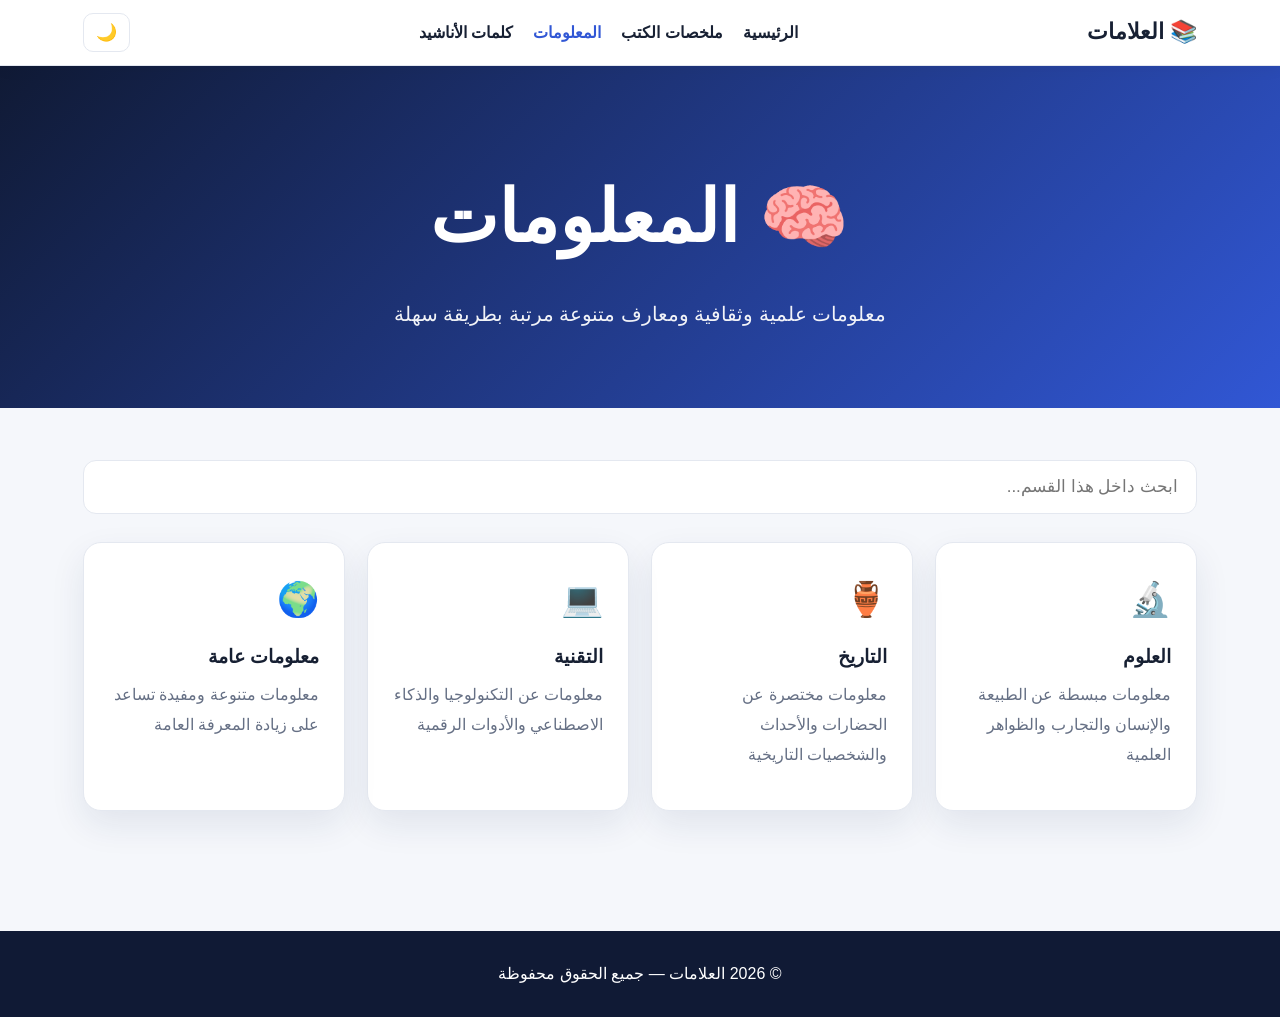
<file: knowledge.html>
<!DOCTYPE html>
<html lang="ar" dir="rtl">
<head>
  <meta charset="UTF-8">
  <meta name="viewport" content="width=device-width, initial-scale=1.0">
  <title>المعلومات | العلامات</title>
  <meta name="description" content="معلومات علمية وثقافية ومعارف متنوعة مرتبة بطريقة سهلة">
  <link rel="stylesheet" href="style.css">
</head>
<body data-page="knowledge">
<nav class="site-nav">
  <div class="nav-wrap">
    <a class="brand" href="index.html">📚 <span id="brandText">العلامات</span></a>
    <div class="nav-links">
      <a data-nav="home" href="index.html">الرئيسية</a>
      <a data-nav="summaries" href="summaries.html">ملخصات الكتب</a>
      <a data-nav="knowledge" href="knowledge.html">المعلومات</a>
      <a data-nav="nasheeds" href="nasheeds.html">كلمات الأناشيد</a>
    </div>
    <button id="themeButton" class="theme-btn" onclick="toggleTheme()" title="تغيير المظهر">🌙</button>
  </div>
</nav>

<header class="hero">
  <h1>🧠 المعلومات</h1>
  <p>معلومات علمية وثقافية ومعارف متنوعة مرتبة بطريقة سهلة</p>
  
</header>

<main>
<section>
    <input id="searchInput" class="search-box" type="search" placeholder="ابحث داخل هذا القسم..." oninput="filterCards()">
    <div id="contentGrid" class="cards"></div>
  </section>
</main>

<footer>
  © 2026 <span id="footerName">العلامات</span> — جميع الحقوق محفوظة
</footer>

<script src="content.js"></script>
<script src="app.js"></script>
</body>
</html>
</file>
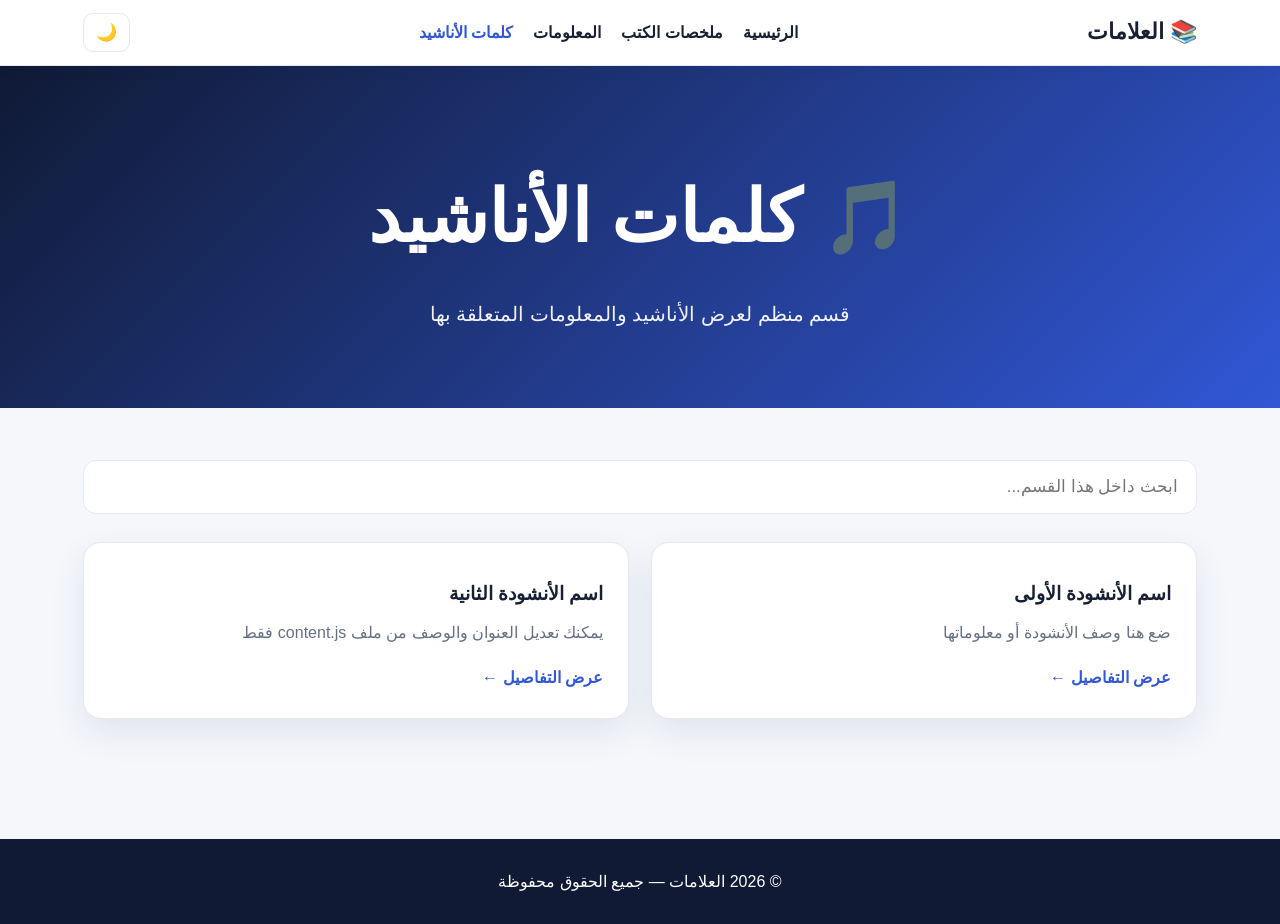
<file: nasheeds.html>
<!DOCTYPE html>
<html lang="ar" dir="rtl">
<head>
  <meta charset="UTF-8">
  <meta name="viewport" content="width=device-width, initial-scale=1.0">
  <title>كلمات الأناشيد | العلامات</title>
  <meta name="description" content="قسم منظم لعرض الأناشيد والمعلومات المتعلقة بها">
  <link rel="stylesheet" href="style.css">
</head>
<body data-page="nasheeds">
<nav class="site-nav">
  <div class="nav-wrap">
    <a class="brand" href="index.html">📚 <span id="brandText">العلامات</span></a>
    <div class="nav-links">
      <a data-nav="home" href="index.html">الرئيسية</a>
      <a data-nav="summaries" href="summaries.html">ملخصات الكتب</a>
      <a data-nav="knowledge" href="knowledge.html">المعلومات</a>
      <a data-nav="nasheeds" href="nasheeds.html">كلمات الأناشيد</a>
    </div>
    <button id="themeButton" class="theme-btn" onclick="toggleTheme()" title="تغيير المظهر">🌙</button>
  </div>
</nav>

<header class="hero">
  <h1>🎵 كلمات الأناشيد</h1>
  <p>قسم منظم لعرض الأناشيد والمعلومات المتعلقة بها</p>
  
</header>

<main>
<section>
    <input id="searchInput" class="search-box" type="search" placeholder="ابحث داخل هذا القسم..." oninput="filterCards()">
    <div id="contentGrid" class="cards"></div>
  </section>
</main>

<footer>
  © 2026 <span id="footerName">العلامات</span> — جميع الحقوق محفوظة
</footer>

<script src="content.js"></script>
<script src="app.js"></script>
</body>
</html>
</file>
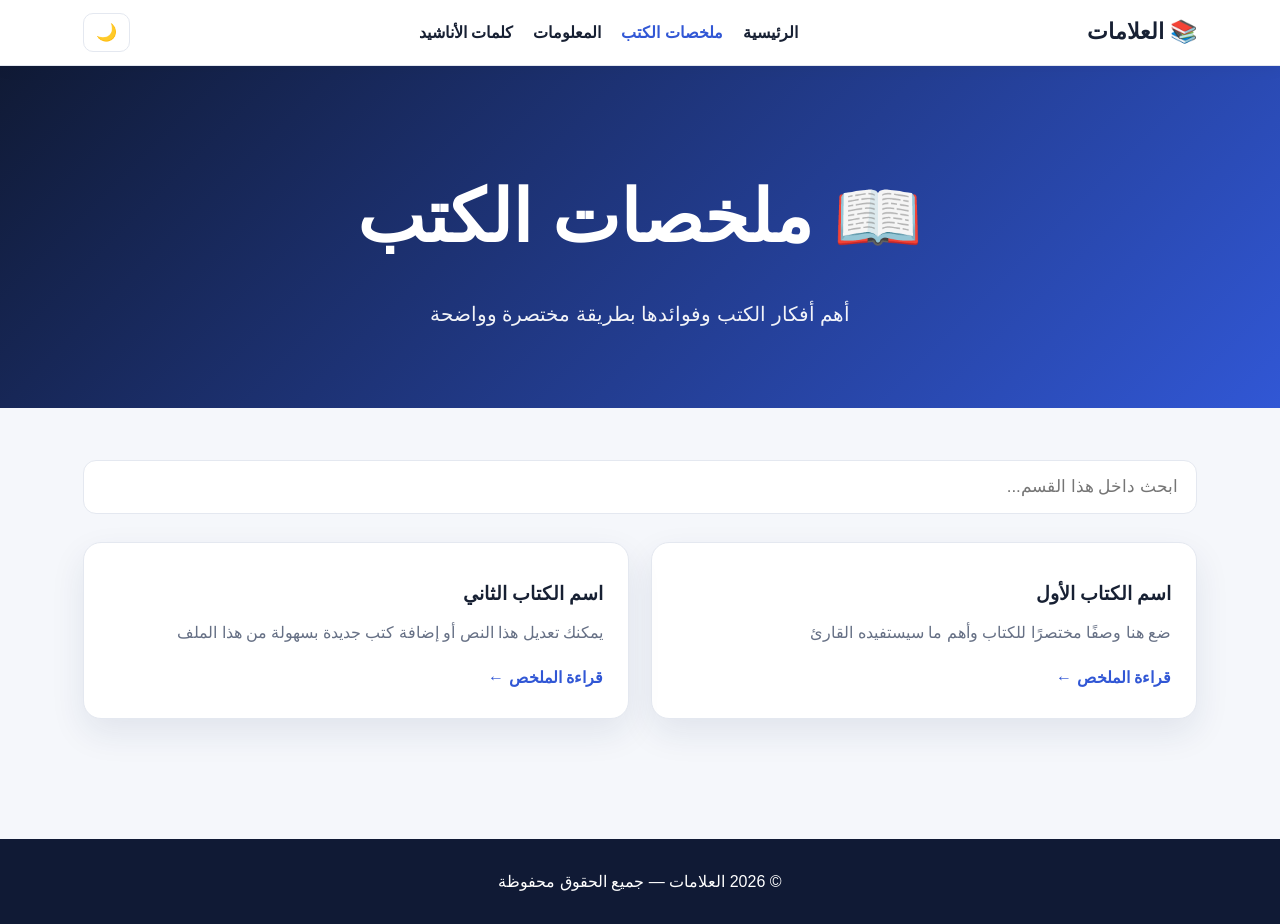
<file: summaries.html>
<!DOCTYPE html>
<html lang="ar" dir="rtl">
<head>
  <meta charset="UTF-8">
  <meta name="viewport" content="width=device-width, initial-scale=1.0">
  <title>ملخصات الكتب | العلامات</title>
  <meta name="description" content="أهم أفكار الكتب وفوائدها بطريقة مختصرة وواضحة">
  <link rel="stylesheet" href="style.css">
</head>
<body data-page="summaries">
<nav class="site-nav">
  <div class="nav-wrap">
    <a class="brand" href="index.html">📚 <span id="brandText">العلامات</span></a>
    <div class="nav-links">
      <a data-nav="home" href="index.html">الرئيسية</a>
      <a data-nav="summaries" href="summaries.html">ملخصات الكتب</a>
      <a data-nav="knowledge" href="knowledge.html">المعلومات</a>
      <a data-nav="nasheeds" href="nasheeds.html">كلمات الأناشيد</a>
    </div>
    <button id="themeButton" class="theme-btn" onclick="toggleTheme()" title="تغيير المظهر">🌙</button>
  </div>
</nav>

<header class="hero">
  <h1>📖 ملخصات الكتب</h1>
  <p>أهم أفكار الكتب وفوائدها بطريقة مختصرة وواضحة</p>
  
</header>

<main>
<section>
    <input id="searchInput" class="search-box" type="search" placeholder="ابحث داخل هذا القسم..." oninput="filterCards()">
    <div id="contentGrid" class="cards"></div>
  </section>
</main>

<footer>
  © 2026 <span id="footerName">العلامات</span> — جميع الحقوق محفوظة
</footer>

<script src="content.js"></script>
<script src="app.js"></script>
</body>
</html>
</file>
<file: style.css>
:root{
  --bg:#f5f7fb;
  --surface:#ffffff;
  --text:#172033;
  --muted:#667085;
  --primary:#3157d5;
  --primary-dark:#203f9f;
  --border:#e4e8f0;
  --shadow:0 14px 35px rgba(25,45,90,.09);
}
body.dark{
  --bg:#0f1420;
  --surface:#192131;
  --text:#f5f7ff;
  --muted:#b7c0d1;
  --primary:#7894ff;
  --primary-dark:#5f7deb;
  --border:#2b3548;
  --shadow:0 14px 35px rgba(0,0,0,.25);
}
*{box-sizing:border-box}
html{scroll-behavior:smooth}
body{
  margin:0;
  font-family:Arial,Tahoma,sans-serif;
  background:var(--bg);
  color:var(--text);
  line-height:1.85;
  transition:.25s;
}
a{color:inherit}
.site-nav{
  position:sticky;
  top:0;
  z-index:100;
  background:var(--surface);
  border-bottom:1px solid var(--border);
  box-shadow:0 4px 15px rgba(0,0,0,.04);
}
.nav-wrap{
  max-width:1150px;
  margin:auto;
  padding:12px 18px;
  display:flex;
  align-items:center;
  justify-content:space-between;
  gap:18px;
}
.brand{
  text-decoration:none;
  font-size:22px;
  font-weight:800;
}
.nav-links{
  display:flex;
  align-items:center;
  gap:20px;
  flex-wrap:wrap;
}
.nav-links a{
  text-decoration:none;
  font-weight:700;
}
.nav-links a:hover,.nav-links a.active{color:var(--primary)}
.theme-btn{
  border:1px solid var(--border);
  background:var(--surface);
  color:var(--text);
  border-radius:10px;
  padding:8px 12px;
  cursor:pointer;
  font-size:17px;
}
.hero{
  background:linear-gradient(135deg,#101a35,#3157d5);
  color:white;
  text-align:center;
  padding:85px 20px 75px;
}
.hero h1{
  margin:0 0 12px;
  font-size:clamp(42px,7vw,72px);
}
.hero p{
  max-width:780px;
  margin:auto;
  font-size:20px;
  opacity:.94;
}
.hero-actions{
  display:flex;
  justify-content:center;
  gap:12px;
  flex-wrap:wrap;
  margin-top:28px;
}
.btn{
  display:inline-block;
  border-radius:11px;
  padding:11px 22px;
  text-decoration:none;
  font-weight:800;
}
.btn-light{background:white;color:#203f9f}
.btn-outline{border:1px solid rgba(255,255,255,.5);color:white;background:rgba(255,255,255,.08)}
main{
  max-width:1150px;
  margin:auto;
  padding:52px 18px;
}
section{margin-bottom:68px}
.section-title{font-size:31px;margin:0 0 7px}
.section-desc{color:var(--muted);margin:0 0 25px}
.search-box{
  width:100%;
  padding:16px 18px;
  border:1px solid var(--border);
  border-radius:13px;
  background:var(--surface);
  color:var(--text);
  font-size:17px;
  outline:none;
  margin-bottom:28px;
}
.search-box:focus{
  border-color:var(--primary);
  box-shadow:0 0 0 3px rgba(49,87,213,.12);
}
.cards{
  display:grid;
  grid-template-columns:repeat(auto-fit,minmax(245px,1fr));
  gap:22px;
}
.card{
  background:var(--surface);
  border:1px solid var(--border);
  border-radius:18px;
  padding:25px;
  box-shadow:var(--shadow);
  transition:transform .2s;
}
.card:hover{transform:translateY(-4px)}
.card-icon{font-size:34px}
.card h2,.card h3{margin:9px 0 6px}
.card p{color:var(--muted);margin-top:0}
.card a{
  color:var(--primary);
  text-decoration:none;
  font-weight:800;
}
.note{
  background:var(--surface);
  border-right:5px solid var(--primary);
  padding:22px;
  border-radius:14px;
  box-shadow:var(--shadow);
}
.empty{
  background:var(--surface);
  border:1px dashed var(--border);
  padding:25px;
  border-radius:14px;
  color:var(--muted);
  text-align:center;
}
.hidden{display:none!important}
footer{
  background:#101a35;
  color:white;
  text-align:center;
  padding:28px 20px;
}
@media(max-width:760px){
  .nav-wrap{flex-direction:column}
  .nav-links{justify-content:center;gap:12px}
  .hero{padding-top:65px}
}
</file>
<file: assets/stylesheets/main.484c7ddc.min.css>
@charset "UTF-8";html{-webkit-text-size-adjust:none;-moz-text-size-adjust:none;text-size-adjust:none;box-sizing:border-box}*,:after,:before{box-sizing:inherit}@media (prefers-reduced-motion){*,:after,:before{transition:none!important}}body{margin:0}a,button,input,label{-webkit-tap-highlight-color:transparent}a{color:inherit;text-decoration:none}hr{border:0;box-sizing:initial;display:block;height:.05rem;overflow:visible;padding:0}small{font-size:80%}sub,sup{line-height:1em}img{border-style:none}table{border-collapse:initial;border-spacing:0}td,th{font-weight:400;vertical-align:top}button{background:#0000;border:0;font-family:inherit;font-size:inherit;margin:0;padding:0}input{border:0;outline:none}:root{--md-primary-fg-color:#4051b5;--md-primary-fg-color--light:#5d6cc0;--md-primary-fg-color--dark:#303fa1;--md-primary-bg-color:#fff;--md-primary-bg-color--light:#ffffffb3;--md-accent-fg-color:#526cfe;--md-accent-fg-color--transparent:#526cfe1a;--md-accent-bg-color:#fff;--md-accent-bg-color--light:#ffffffb3}[data-md-color-scheme=default]{color-scheme:light}[data-md-color-scheme=default] img[src$="#gh-dark-mode-only"],[data-md-color-scheme=default] img[src$="#only-dark"]{display:none}:root,[data-md-color-scheme=default]{--md-hue:225deg;--md-default-fg-color:#000000de;--md-default-fg-color--light:#0000008a;--md-default-fg-color--lighter:#00000052;--md-default-fg-color--lightest:#00000012;--md-default-bg-color:#fff;--md-default-bg-color--light:#ffffffb3;--md-default-bg-color--lighter:#ffffff4d;--md-default-bg-color--lightest:#ffffff1f;--md-code-fg-color:#36464e;--md-code-bg-color:#f5f5f5;--md-code-bg-color--light:#f5f5f5b3;--md-code-bg-color--lighter:#f5f5f54d;--md-code-hl-color:#4287ff;--md-code-hl-color--light:#4287ff1a;--md-code-hl-number-color:#d52a2a;--md-code-hl-special-color:#db1457;--md-code-hl-function-color:#a846b9;--md-code-hl-constant-color:#6e59d9;--md-code-hl-keyword-color:#3f6ec6;--md-code-hl-string-color:#1c7d4d;--md-code-hl-name-color:var(--md-code-fg-color);--md-code-hl-operator-color:var(--md-default-fg-color--light);--md-code-hl-punctuation-color:var(--md-default-fg-color--light);--md-code-hl-comment-color:var(--md-default-fg-color--light);--md-code-hl-generic-color:var(--md-default-fg-color--light);--md-code-hl-variable-color:var(--md-default-fg-color--light);--md-typeset-color:var(--md-default-fg-color);--md-typeset-a-color:var(--md-primary-fg-color);--md-typeset-del-color:#f5503d26;--md-typeset-ins-color:#0bd57026;--md-typeset-kbd-color:#fafafa;--md-typeset-kbd-accent-color:#fff;--md-typeset-kbd-border-color:#b8b8b8;--md-typeset-mark-color:#ffff0080;--md-typeset-table-color:#0000001f;--md-typeset-table-color--light:rgba(0,0,0,.035);--md-admonition-fg-color:var(--md-default-fg-color);--md-admonition-bg-color:var(--md-default-bg-color);--md-warning-fg-color:#000000de;--md-warning-bg-color:#ff9;--md-footer-fg-color:#fff;--md-footer-fg-color--light:#ffffffb3;--md-footer-fg-color--lighter:#ffffff73;--md-footer-bg-color:#000000de;--md-footer-bg-color--dark:#00000052;--md-shadow-z1:0 0.2rem 0.5rem #0000000d,0 0 0.05rem #0000001a;--md-shadow-z2:0 0.2rem 0.5rem #0000001a,0 0 0.05rem #00000040;--md-shadow-z3:0 0.2rem 0.5rem #0003,0 0 0.05rem #00000059}.md-icon svg{fill:currentcolor;display:block;height:1.2rem;width:1.2rem}body{-webkit-font-smoothing:antialiased;-moz-osx-font-smoothing:grayscale;--md-text-font-family:var(--md-text-font,_),-apple-system,BlinkMacSystemFont,Helvetica,Arial,sans-serif;--md-code-font-family:var(--md-code-font,_),SFMono-Regular,Consolas,Menlo,monospace}aside,body,input{font-feature-settings:"kern","liga";color:var(--md-typeset-color);font-family:var(--md-text-font-family)}code,kbd,pre{font-feature-settings:"kern";font-family:var(--md-code-font-family)}:root{--md-typeset-table-sort-icon:url('data:image/svg+xml;charset=utf-8,<svg xmlns="http://www.w3.org/2000/svg" viewBox="0 0 24 24"><path d="m18 21-4-4h3V7h-3l4-4 4 4h-3v10h3M2 19v-2h10v2M2 13v-2h7v2M2 7V5h4v2z"/></svg>');--md-typeset-table-sort-icon--asc:url('data:image/svg+xml;charset=utf-8,<svg xmlns="http://www.w3.org/2000/svg" viewBox="0 0 24 24"><path d="M19 17h3l-4 4-4-4h3V3h2M2 17h10v2H2M6 5v2H2V5m0 6h7v2H2z"/></svg>');--md-typeset-table-sort-icon--desc:url('data:image/svg+xml;charset=utf-8,<svg xmlns="http://www.w3.org/2000/svg" viewBox="0 0 24 24"><path d="M19 7h3l-4-4-4 4h3v14h2M2 17h10v2H2M6 5v2H2V5m0 6h7v2H2z"/></svg>')}.md-typeset{-webkit-print-color-adjust:exact;color-adjust:exact;font-size:.8rem;line-height:1.6;overflow-wrap:break-word}@media print{.md-typeset{font-size:.68rem}}.md-typeset blockquote,.md-typeset dl,.md-typeset figure,.md-typeset ol,.md-typeset pre,.md-typeset ul{margin-bottom:1em;margin-top:1em}.md-typeset h1{color:var(--md-default-fg-color--light);font-size:2em;line-height:1.3;margin:0 0 1.25em}.md-typeset h1,.md-typeset h2{font-weight:300;letter-spacing:-.01em}.md-typeset h2{font-size:1.5625em;line-height:1.4;margin:1.6em 0 .64em}.md-typeset h3{font-size:1.25em;font-weight:400;letter-spacing:-.01em;line-height:1.5;margin:1.6em 0 .8em}.md-typeset h2+h3{margin-top:.8em}.md-typeset h4{font-weight:700;letter-spacing:-.01em;margin:1em 0}.md-typeset h5,.md-typeset h6{color:var(--md-default-fg-color--light);font-size:.8em;font-weight:700;letter-spacing:-.01em;margin:1.25em 0}.md-typeset h5{text-transform:uppercase}.md-typeset h5 code{text-transform:none}.md-typeset hr{border-bottom:.05rem solid var(--md-default-fg-color--lightest);display:flow-root;margin:1.5em 0}.md-typeset a{color:var(--md-typeset-a-color);word-break:break-word}.md-typeset a,.md-typeset a:before{transition:color 125ms}.md-typeset a:focus,.md-typeset a:hover{color:var(--md-accent-fg-color)}.md-typeset a:focus code,.md-typeset a:hover code{background-color:var(--md-accent-fg-color--transparent);color:var(--md-accent-fg-color)}.md-typeset a code{color:var(--md-typeset-a-color)}.md-typeset a.focus-visible{outline-color:var(--md-accent-fg-color);outline-offset:.2rem}.md-typeset code,.md-typeset kbd,.md-typeset pre{color:var(--md-code-fg-color);direction:ltr;font-variant-ligatures:none;transition:background-color 125ms}@media print{.md-typeset code,.md-typeset kbd,.md-typeset pre{white-space:pre-wrap}}.md-typeset code{background-color:var(--md-code-bg-color);border-radius:.1rem;-webkit-box-decoration-break:clone;box-decoration-break:clone;font-size:.85em;padding:0 .2941176471em;transition:color 125ms,background-color 125ms;word-break:break-word}.md-typeset code:not(.focus-visible){-webkit-tap-highlight-color:transparent;outline:none}.md-typeset pre{display:flow-root;line-height:1.4;position:relative}.md-typeset pre>code{-webkit-box-decoration-break:slice;box-decoration-break:slice;box-shadow:none;display:block;margin:0;outline-color:var(--md-accent-fg-color);overflow:auto;padding:.7720588235em 1.1764705882em;scrollbar-color:var(--md-default-fg-color--lighter) #0000;scrollbar-width:thin;touch-action:auto;word-break:normal}.md-typeset pre>code:hover{scrollbar-color:var(--md-accent-fg-color) #0000}.md-typeset pre>code::-webkit-scrollbar{height:.2rem;width:.2rem}.md-typeset pre>code::-webkit-scrollbar-thumb{background-color:var(--md-default-fg-color--lighter)}.md-typeset pre>code::-webkit-scrollbar-thumb:hover{background-color:var(--md-accent-fg-color)}.md-typeset kbd{background-color:var(--md-typeset-kbd-color);border-radius:.1rem;box-shadow:0 .1rem 0 .05rem var(--md-typeset-kbd-border-color),0 .1rem 0 var(--md-typeset-kbd-border-color),0 -.1rem .2rem var(--md-typeset-kbd-accent-color) inset;color:var(--md-default-fg-color);display:inline-block;font-size:.75em;padding:0 .6666666667em;vertical-align:text-top;word-break:break-word}.md-typeset mark{background-color:var(--md-typeset-mark-color);-webkit-box-decoration-break:clone;box-decoration-break:clone;color:inherit;word-break:break-word}.md-typeset abbr{cursor:help;text-decoration:none}.md-typeset [data-preview],.md-typeset abbr{border-bottom:.05rem dotted var(--md-default-fg-color--light)}.md-typeset small{opacity:.75}[dir=ltr] .md-typeset sub,[dir=ltr] .md-typeset sup{margin-left:.078125em}[dir=rtl] .md-typeset sub,[dir=rtl] .md-typeset sup{margin-right:.078125em}[dir=ltr] .md-typeset blockquote{padding-left:.6rem}[dir=rtl] .md-typeset blockquote{padding-right:.6rem}[dir=ltr] .md-typeset blockquote{border-left:.2rem solid var(--md-default-fg-color--lighter)}[dir=rtl] .md-typeset blockquote{border-right:.2rem solid var(--md-default-fg-color--lighter)}.md-typeset blockquote{color:var(--md-default-fg-color--light);margin-left:0;margin-right:0}.md-typeset ul{list-style-type:disc}.md-typeset ul[type]{list-style-type:revert-layer}[dir=ltr] .md-typeset ol,[dir=ltr] .md-typeset ul{margin-left:.625em}[dir=rtl] .md-typeset ol,[dir=rtl] .md-typeset ul{margin-right:.625em}.md-typeset ol,.md-typeset ul{padding:0}.md-typeset ol:not([hidden]),.md-typeset ul:not([hidden]){display:flow-root}.md-typeset ol ol,.md-typeset ul ol{list-style-type:lower-alpha}.md-typeset ol ol ol,.md-typeset ul ol ol{list-style-type:lower-roman}.md-typeset ol ol ol ol,.md-typeset ul ol ol ol{list-style-type:upper-alpha}.md-typeset ol ol ol ol ol,.md-typeset ul ol ol ol ol{list-style-type:upper-roman}.md-typeset ol[type],.md-typeset ul[type]{list-style-type:revert-layer}[dir=ltr] .md-typeset ol li,[dir=ltr] .md-typeset ul li{margin-left:1.25em}[dir=rtl] .md-typeset ol li,[dir=rtl] .md-typeset ul li{margin-right:1.25em}.md-typeset ol li,.md-typeset ul li{margin-bottom:.5em}.md-typeset ol li blockquote,.md-typeset ol li p,.md-typeset ul li blockquote,.md-typeset ul li p{margin:.5em 0}.md-typeset ol li:last-child,.md-typeset ul li:last-child{margin-bottom:0}[dir=ltr] .md-typeset ol li ol,[dir=ltr] .md-typeset ol li ul,[dir=ltr] .md-typeset ul li ol,[dir=ltr] .md-typeset ul li ul{margin-left:.625em}[dir=rtl] .md-typeset ol li ol,[dir=rtl] .md-typeset ol li ul,[dir=rtl] .md-typeset ul li ol,[dir=rtl] .md-typeset ul li ul{margin-right:.625em}.md-typeset ol li ol,.md-typeset ol li ul,.md-typeset ul li ol,.md-typeset ul li ul{margin-bottom:.5em;margin-top:.5em}[dir=ltr] .md-typeset dd{margin-left:1.875em}[dir=rtl] .md-typeset dd{margin-right:1.875em}.md-typeset dd{margin-bottom:1.5em;margin-top:1em}.md-typeset img,.md-typeset svg,.md-typeset video{height:auto;max-width:100%}.md-typeset img[align=left]{margin:1em 1em 1em 0}.md-typeset img[align=right]{margin:1em 0 1em 1em}.md-typeset img[align]:only-child{margin-top:0}.md-typeset figure{display:flow-root;margin:1em auto;max-width:100%;text-align:center;width:fit-content}.md-typeset figure img{display:block;margin:0 auto}.md-typeset figcaption{font-style:italic;margin:1em auto;max-width:24rem}.md-typeset iframe{max-width:100%}.md-typeset table:not([class]){background-color:var(--md-default-bg-color);border:.05rem solid var(--md-typeset-table-color);border-radius:.1rem;display:inline-block;font-size:.64rem;max-width:100%;overflow:auto;touch-action:auto}@media print{.md-typeset table:not([class]){display:table}}.md-typeset table:not([class])+*{margin-top:1.5em}.md-typeset table:not([class]) td>:first-child,.md-typeset table:not([class]) th>:first-child{margin-top:0}.md-typeset table:not([class]) td>:last-child,.md-typeset table:not([class]) th>:last-child{margin-bottom:0}.md-typeset table:not([class]) td:not([align]),.md-typeset table:not([class]) th:not([align]){text-align:left}[dir=rtl] .md-typeset table:not([class]) td:not([align]),[dir=rtl] .md-typeset table:not([class]) th:not([align]){text-align:right}.md-typeset table:not([class]) th{font-weight:700;min-width:5rem;padding:.9375em 1.25em;vertical-align:top}.md-typeset table:not([class]) td{border-top:.05rem solid var(--md-typeset-table-color);padding:.9375em 1.25em;vertical-align:top}.md-typeset table:not([class]) tbody tr{transition:background-color 125ms}.md-typeset table:not([class]) tbody tr:hover{background-color:var(--md-typeset-table-color--light);box-shadow:0 .05rem 0 var(--md-default-bg-color) inset}.md-typeset table:not([class]) a{word-break:normal}.md-typeset table th[role=columnheader]{cursor:pointer}[dir=ltr] .md-typeset table th[role=columnheader]:after{margin-left:.5em}[dir=rtl] .md-typeset table th[role=columnheader]:after{margin-right:.5em}.md-typeset table th[role=columnheader]:after{content:"";display:inline-block;height:1.2em;-webkit-mask-image:var(--md-typeset-table-sort-icon);mask-image:var(--md-typeset-table-sort-icon);-webkit-mask-repeat:no-repeat;mask-repeat:no-repeat;-webkit-mask-size:contain;mask-size:contain;transition:background-color 125ms;vertical-align:text-bottom;width:1.2em}.md-typeset table th[role=columnheader]:hover:after{background-color:var(--md-default-fg-color--lighter)}.md-typeset table th[role=columnheader][aria-sort=ascending]:after{background-color:var(--md-default-fg-color--light);-webkit-mask-image:var(--md-typeset-table-sort-icon--asc);mask-image:var(--md-typeset-table-sort-icon--asc)}.md-typeset table th[role=columnheader][aria-sort=descending]:after{background-color:var(--md-default-fg-color--light);-webkit-mask-image:var(--md-typeset-table-sort-icon--desc);mask-image:var(--md-typeset-table-sort-icon--desc)}.md-typeset__scrollwrap{margin:1em -.8rem;overflow-x:auto;touch-action:auto}.md-typeset__table{display:inline-block;margin-bottom:.5em;padding:0 .8rem}@media print{.md-typeset__table{display:block}}html .md-typeset__table table{display:table;margin:0;overflow:hidden;width:100%}@media screen and (max-width:44.984375em){.md-content__inner>pre{margin:1em -.8rem}.md-content__inner>pre code{border-radius:0}}.md-typeset .md-author{border-radius:100%;display:block;flex-shrink:0;height:1.6rem;overflow:hidden;position:relative;transition:color 125ms,transform 125ms;width:1.6rem}.md-typeset .md-author img{display:block}.md-typeset .md-author--more{background:var(--md-default-fg-color--lightest);color:var(--md-default-fg-color--lighter);font-size:.6rem;font-weight:700;line-height:1.6rem;text-align:center}.md-typeset .md-author--long{height:2.4rem;width:2.4rem}.md-typeset a.md-author{transform:scale(1)}.md-typeset a.md-author img{border-radius:100%;filter:grayscale(100%) opacity(75%);transition:filter 125ms}.md-typeset a.md-author:focus,.md-typeset a.md-author:hover{transform:scale(1.1);z-index:1}.md-typeset a.md-author:focus img,.md-typeset a.md-author:hover img{filter:grayscale(0)}.md-banner{background-color:var(--md-footer-bg-color);color:var(--md-footer-fg-color);overflow:auto}@media print{.md-banner{display:none}}.md-banner--warning{background-color:var(--md-warning-bg-color);color:var(--md-warning-fg-color)}.md-banner__inner{font-size:.7rem;margin:.6rem auto;padding:0 .8rem}[dir=ltr] .md-banner__button{float:right}[dir=rtl] .md-banner__button{float:left}.md-banner__button{color:inherit;cursor:pointer;transition:opacity .25s}.no-js .md-banner__button{display:none}.md-banner__button:hover{opacity:.7}html{font-size:125%;height:100%;overflow-x:hidden}@media screen and (min-width:100em){html{font-size:137.5%}}@media screen and (min-width:125em){html{font-size:150%}}body{background-color:var(--md-default-bg-color);display:flex;flex-direction:column;font-size:.5rem;min-height:100%;position:relative;width:100%}@media print{body{display:block}}@media screen and (max-width:59.984375em){body[data-md-scrolllock]{position:fixed}}.md-grid{margin-left:auto;margin-right:auto;max-width:61rem}.md-container{display:flex;flex-direction:column;flex-grow:1}@media print{.md-container{display:block}}.md-main{flex-grow:1}.md-main__inner{display:flex;height:100%;margin-top:1.5rem}.md-ellipsis{overflow:hidden;text-overflow:ellipsis}.md-toggle{display:none}.md-option{height:0;opacity:0;position:absolute;width:0}.md-option:checked+label:not([hidden]){display:block}.md-option.focus-visible+label{outline-color:var(--md-accent-fg-color);outline-style:auto}.md-skip{background-color:var(--md-default-fg-color);border-radius:.1rem;color:var(--md-default-bg-color);font-size:.64rem;margin:.5rem;opacity:0;outline-color:var(--md-accent-fg-color);padding:.3rem .5rem;position:fixed;transform:translateY(.4rem);z-index:-1}.md-skip:focus{opacity:1;transform:translateY(0);transition:transform .25s cubic-bezier(.4,0,.2,1),opacity 175ms 75ms;z-index:10}@page{margin:25mm}:root{--md-clipboard-icon:url('data:image/svg+xml;charset=utf-8,<svg xmlns="http://www.w3.org/2000/svg" viewBox="0 0 24 24"><path d="M19 21H8V7h11m0-2H8a2 2 0 0 0-2 2v14a2 2 0 0 0 2 2h11a2 2 0 0 0 2-2V7a2 2 0 0 0-2-2m-3-4H4a2 2 0 0 0-2 2v14h2V3h12z"/></svg>')}.md-clipboard{border-radius:.1rem;color:var(--md-default-fg-color--lightest);cursor:pointer;height:1.5em;outline-color:var(--md-accent-fg-color);outline-offset:.1rem;transition:color .25s;width:1.5em;z-index:1}@media print{.md-clipboard{display:none}}.md-clipboard:not(.focus-visible){-webkit-tap-highlight-color:transparent;outline:none}:hover>.md-clipboard{color:var(--md-default-fg-color--light)}.md-clipboard:focus,.md-clipboard:hover{color:var(--md-accent-fg-color)}.md-clipboard:after{background-color:currentcolor;content:"";display:block;height:1.125em;margin:0 auto;-webkit-mask-image:var(--md-clipboard-icon);mask-image:var(--md-clipboard-icon);-webkit-mask-position:center;mask-position:center;-webkit-mask-repeat:no-repeat;mask-repeat:no-repeat;-webkit-mask-size:contain;mask-size:contain;width:1.125em}.md-clipboard--inline{cursor:pointer}.md-clipboard--inline code{transition:color .25s,background-color .25s}.md-clipboard--inline:focus code,.md-clipboard--inline:hover code{background-color:var(--md-accent-fg-color--transparent);color:var(--md-accent-fg-color)}:root{--md-code-select-icon:url('data:image/svg+xml;charset=utf-8,<svg xmlns="http://www.w3.org/2000/svg" viewBox="0 0 24 24"><path d="M19 19h-4v2h4c1.1 0 2-.9 2-2v-4h-2m0-12h-4v2h4v4h2V5c0-1.1-.9-2-2-2M5 5h4V3H5c-1.1 0-2 .9-2 2v4h2m0 6H3v4c0 1.1.9 2 2 2h4v-2H5zm2-4h2v2H7zm4 0h2v2h-2zm4 0h2v2h-2zM7 7h2v2H7zm4 0h2v2h-2zm4 0h2v2h-2zm-8 8h2v2H7zm4 0h2v2h-2zm4 0h2v2h-2z"/></svg>');--md-code-copy-icon:url('data:image/svg+xml;charset=utf-8,<svg xmlns="http://www.w3.org/2000/svg" viewBox="0 0 24 24"><path d="M19 21H8V7h11m0-2H8a2 2 0 0 0-2 2v14a2 2 0 0 0 2 2h11a2 2 0 0 0 2-2V7a2 2 0 0 0-2-2m-3-4H4a2 2 0 0 0-2 2v14h2V3h12z"/></svg>')}.md-typeset .md-code__content{display:grid}.md-code__nav{background-color:var(--md-code-bg-color--lighter);border-radius:.1rem;display:flex;gap:.2rem;padding:.2rem;position:absolute;right:.25em;top:.25em;transition:background-color .25s;z-index:1}:hover>.md-code__nav{background-color:var(--md-code-bg-color--light)}.md-code__button{color:var(--md-default-fg-color--lightest);cursor:pointer;display:block;height:1.5em;outline-color:var(--md-accent-fg-color);outline-offset:.1rem;transition:color .25s;width:1.5em}:hover>*>.md-code__button{color:var(--md-default-fg-color--light)}.md-code__button.focus-visible,.md-code__button:hover{color:var(--md-accent-fg-color)}.md-code__button--active{color:var(--md-default-fg-color)!important}.md-code__button:after{background-color:currentcolor;content:"";display:block;height:1.125em;margin:0 auto;-webkit-mask-position:center;mask-position:center;-webkit-mask-repeat:no-repeat;mask-repeat:no-repeat;-webkit-mask-size:contain;mask-size:contain;width:1.125em}.md-code__button[data-md-type=select]:after{-webkit-mask-image:var(--md-code-select-icon);mask-image:var(--md-code-select-icon)}.md-code__button[data-md-type=copy]:after{-webkit-mask-image:var(--md-code-copy-icon);mask-image:var(--md-code-copy-icon)}@keyframes consent{0%{opacity:0;transform:translateY(100%)}to{opacity:1;transform:translateY(0)}}@keyframes overlay{0%{opacity:0}to{opacity:1}}.md-consent__overlay{animation:overlay .25s both;-webkit-backdrop-filter:blur(.1rem);backdrop-filter:blur(.1rem);background-color:#0000008a;height:100%;opacity:1;position:fixed;top:0;width:100%;z-index:5}.md-consent__inner{animation:consent .5s cubic-bezier(.1,.7,.1,1) both;background-color:var(--md-default-bg-color);border:0;border-radius:.1rem;bottom:0;box-shadow:0 0 .2rem #0000001a,0 .2rem .4rem #0003;max-height:100%;overflow:auto;padding:0;position:fixed;width:100%;z-index:5}.md-consent__form{padding:.8rem}.md-consent__settings{display:none;margin:1em 0}input:checked+.md-consent__settings{display:block}.md-consent__controls{margin-bottom:.8rem}.md-typeset .md-consent__controls .md-button{display:inline}@media screen and (max-width:44.984375em){.md-typeset .md-consent__controls .md-button{display:block;margin-top:.4rem;text-align:center;width:100%}}.md-consent label{cursor:pointer}.md-content{flex-grow:1;min-width:0}.md-content__inner{margin:0 .8rem 1.2rem;padding-top:.6rem}@media screen and (min-width:76.25em){[dir=ltr] .md-sidebar--primary:not([hidden])~.md-content>.md-content__inner{margin-left:1.2rem}[dir=ltr] .md-sidebar--secondary:not([hidden])~.md-content>.md-content__inner,[dir=rtl] .md-sidebar--primary:not([hidden])~.md-content>.md-content__inner{margin-right:1.2rem}[dir=rtl] .md-sidebar--secondary:not([hidden])~.md-content>.md-content__inner{margin-left:1.2rem}}.md-content__inner:before{content:"";display:block;height:.4rem}.md-content__inner>:last-child{margin-bottom:0}[dir=ltr] .md-content__button{float:right}[dir=rtl] .md-content__button{float:left}[dir=ltr] .md-content__button{margin-left:.4rem}[dir=rtl] .md-content__button{margin-right:.4rem}.md-content__button{margin:.4rem 0;padding:0}@media print{.md-content__button{display:none}}.md-typeset .md-content__button{color:var(--md-default-fg-color--lighter)}.md-content__button svg{display:inline;vertical-align:top}[dir=rtl] .md-content__button svg{transform:scaleX(-1)}[dir=ltr] .md-dialog{right:.8rem}[dir=rtl] .md-dialog{left:.8rem}.md-dialog{background-color:var(--md-default-fg-color);border-radius:.1rem;bottom:.8rem;box-shadow:var(--md-shadow-z3);min-width:11.1rem;opacity:0;padding:.4rem .6rem;pointer-events:none;position:fixed;transform:translateY(100%);transition:transform 0ms .4s,opacity .4s;z-index:4}@media print{.md-dialog{display:none}}.md-dialog--active{opacity:1;pointer-events:auto;transform:translateY(0);transition:transform .4s cubic-bezier(.075,.85,.175,1),opacity .4s}.md-dialog__inner{color:var(--md-default-bg-color);font-size:.7rem}.md-feedback{margin:2em 0 1em;text-align:center}.md-feedback fieldset{border:none;margin:0;padding:0}.md-feedback__title{font-weight:700;margin:1em auto}.md-feedback__inner{position:relative}.md-feedback__list{display:flex;flex-wrap:wrap;place-content:baseline center;position:relative}.md-feedback__list:hover .md-icon:not(:disabled){color:var(--md-default-fg-color--lighter)}:disabled .md-feedback__list{min-height:1.8rem}.md-feedback__icon{color:var(--md-default-fg-color--light);cursor:pointer;flex-shrink:0;margin:0 .1rem;transition:color 125ms}.md-feedback__icon:not(:disabled).md-icon:hover{color:var(--md-accent-fg-color)}.md-feedback__icon:disabled{color:var(--md-default-fg-color--lightest);pointer-events:none}.md-feedback__note{opacity:0;position:relative;transform:translateY(.4rem);transition:transform .4s cubic-bezier(.1,.7,.1,1),opacity .15s}.md-feedback__note>*{margin:0 auto;max-width:16rem}:disabled .md-feedback__note{opacity:1;transform:translateY(0)}@media print{.md-feedback{display:none}}.md-footer{background-color:var(--md-footer-bg-color);color:var(--md-footer-fg-color)}@media print{.md-footer{display:none}}.md-footer__inner{justify-content:space-between;overflow:auto;padding:.2rem}.md-footer__inner:not([hidden]){display:flex}.md-footer__link{align-items:end;display:flex;flex-grow:0.01;margin-bottom:.4rem;margin-top:1rem;max-width:100%;outline-color:var(--md-accent-fg-color);overflow:hidden;transition:opacity .25s}.md-footer__link:focus,.md-footer__link:hover{opacity:.7}[dir=rtl] .md-footer__link svg{transform:scaleX(-1)}@media screen and (max-width:44.984375em){.md-footer__link--prev{flex-shrink:0}.md-footer__link--prev .md-footer__title{display:none}}[dir=ltr] .md-footer__link--next{margin-left:auto}[dir=rtl] .md-footer__link--next{margin-right:auto}.md-footer__link--next{text-align:right}[dir=rtl] .md-footer__link--next{text-align:left}.md-footer__title{flex-grow:1;font-size:.9rem;margin-bottom:.7rem;max-width:calc(100% - 2.4rem);padding:0 1rem;white-space:nowrap}.md-footer__button{margin:.2rem;padding:.4rem}.md-footer__direction{font-size:.64rem;opacity:.7}.md-footer-meta{background-color:var(--md-footer-bg-color--dark)}.md-footer-meta__inner{display:flex;flex-wrap:wrap;justify-content:space-between;padding:.2rem}html .md-footer-meta.md-typeset a{color:var(--md-footer-fg-color--light)}html .md-footer-meta.md-typeset a:focus,html .md-footer-meta.md-typeset a:hover{color:var(--md-footer-fg-color)}.md-copyright{color:var(--md-footer-fg-color--lighter);font-size:.64rem;margin:auto .6rem;padding:.4rem 0;width:100%}@media screen and (min-width:45em){.md-copyright{width:auto}}.md-copyright__highlight{color:var(--md-footer-fg-color--light)}.md-social{display:inline-flex;gap:.2rem;margin:0 .4rem;padding:.2rem 0 .6rem}@media screen and (min-width:45em){.md-social{padding:.6rem 0}}.md-social__link{display:inline-block;height:1.6rem;text-align:center;width:1.6rem}.md-social__link:before{line-height:1.9}.md-social__link svg{fill:currentcolor;max-height:.8rem;vertical-align:-25%}.md-typeset .md-button{border:.1rem solid;border-radius:.1rem;color:var(--md-primary-fg-color);cursor:pointer;display:inline-block;font-weight:700;padding:.625em 2em;transition:color 125ms,background-color 125ms,border-color 125ms}.md-typeset .md-button--primary{background-color:var(--md-primary-fg-color);border-color:var(--md-primary-fg-color);color:var(--md-primary-bg-color)}.md-typeset .md-button:focus,.md-typeset .md-button:hover{background-color:var(--md-accent-fg-color);border-color:var(--md-accent-fg-color);color:var(--md-accent-bg-color)}[dir=ltr] .md-typeset .md-input{border-top-left-radius:.1rem}[dir=ltr] .md-typeset .md-input,[dir=rtl] .md-typeset .md-input{border-top-right-radius:.1rem}[dir=rtl] .md-typeset .md-input{border-top-left-radius:.1rem}.md-typeset .md-input{border-bottom:.1rem solid var(--md-default-fg-color--lighter);box-shadow:var(--md-shadow-z1);font-size:.8rem;height:1.8rem;padding:0 .6rem;transition:border .25s,box-shadow .25s}.md-typeset .md-input:focus,.md-typeset .md-input:hover{border-bottom-color:var(--md-accent-fg-color);box-shadow:var(--md-shadow-z2)}.md-typeset .md-input--stretch{width:100%}.md-header{background-color:var(--md-primary-fg-color);box-shadow:0 0 .2rem #0000,0 .2rem .4rem #0000;color:var(--md-primary-bg-color);display:block;left:0;position:sticky;right:0;top:0;z-index:4}@media print{.md-header{display:none}}.md-header[hidden]{transform:translateY(-100%);transition:transform .25s cubic-bezier(.8,0,.6,1),box-shadow .25s}.md-header--shadow{box-shadow:0 0 .2rem #0000001a,0 .2rem .4rem #0003;transition:transform .25s cubic-bezier(.1,.7,.1,1),box-shadow .25s}.md-header__inner{align-items:center;display:flex;padding:0 .2rem}.md-header__button{color:currentcolor;cursor:pointer;margin:.2rem;outline-color:var(--md-accent-fg-color);padding:.4rem;position:relative;transition:opacity .25s;vertical-align:middle;z-index:1}.md-header__button:hover{opacity:.7}.md-header__button:not([hidden]){display:inline-block}.md-header__button:not(.focus-visible){-webkit-tap-highlight-color:transparent;outline:none}.md-header__button.md-logo{margin:.2rem;padding:.4rem}@media screen and (max-width:76.234375em){.md-header__button.md-logo{display:none}}.md-header__button.md-logo img,.md-header__button.md-logo svg{fill:currentcolor;display:block;height:1.2rem;width:auto}@media screen and (min-width:60em){.md-header__button[for=__search]{display:none}}.no-js .md-header__button[for=__search]{display:none}[dir=rtl] .md-header__button[for=__search] svg{transform:scaleX(-1)}@media screen and (min-width:76.25em){.md-header__button[for=__drawer]{display:none}}.md-header__topic{display:flex;max-width:100%;position:absolute;transition:transform .4s cubic-bezier(.1,.7,.1,1),opacity .15s;white-space:nowrap}.md-header__topic+.md-header__topic{opacity:0;pointer-events:none;transform:translateX(1.25rem);transition:transform .4s cubic-bezier(1,.7,.1,.1),opacity .15s;z-index:-1}[dir=rtl] .md-header__topic+.md-header__topic{transform:translateX(-1.25rem)}.md-header__topic:first-child{font-weight:700}[dir=ltr] .md-header__title{margin-left:1rem;margin-right:.4rem}[dir=rtl] .md-header__title{margin-left:.4rem;margin-right:1rem}.md-header__title{flex-grow:1;font-size:.9rem;height:2.4rem;line-height:2.4rem}.md-header__title--active .md-header__topic{opacity:0;pointer-events:none;transform:translateX(-1.25rem);transition:transform .4s cubic-bezier(1,.7,.1,.1),opacity .15s;z-index:-1}[dir=rtl] .md-header__title--active .md-header__topic{transform:translateX(1.25rem)}.md-header__title--active .md-header__topic+.md-header__topic{opacity:1;pointer-events:auto;transform:translateX(0);transition:transform .4s cubic-bezier(.1,.7,.1,1),opacity .15s;z-index:0}.md-header__title>.md-header__ellipsis{height:100%;position:relative;width:100%}.md-header__option{display:flex;flex-shrink:0;max-width:100%;transition:max-width 0ms .25s,opacity .25s .25s;white-space:nowrap}[data-md-toggle=search]:checked~.md-header .md-header__option{max-width:0;opacity:0;transition:max-width 0ms,opacity 0ms}.md-header__option>input{bottom:0}.md-header__source{display:none}@media screen and (min-width:60em){[dir=ltr] .md-header__source{margin-left:1rem}[dir=rtl] .md-header__source{margin-right:1rem}.md-header__source{display:block;max-width:11.7rem;width:11.7rem}}@media screen and (min-width:76.25em){[dir=ltr] .md-header__source{margin-left:1.4rem}[dir=rtl] .md-header__source{margin-right:1.4rem}}.md-meta{color:var(--md-default-fg-color--light);font-size:.7rem;line-height:1.3}.md-meta__list{display:inline-flex;flex-wrap:wrap;list-style:none;margin:0;padding:0}.md-meta__item:not(:last-child):after{content:"·";margin-left:.2rem;margin-right:.2rem}.md-meta__link{color:var(--md-typeset-a-color)}.md-meta__link:focus,.md-meta__link:hover{color:var(--md-accent-fg-color)}.md-draft{background-color:#ff1744;border-radius:.125em;color:#fff;display:inline-block;font-weight:700;padding-left:.5714285714em;padding-right:.5714285714em}:root{--md-nav-icon--prev:url('data:image/svg+xml;charset=utf-8,<svg xmlns="http://www.w3.org/2000/svg" viewBox="0 0 24 24"><path d="M20 11v2H8l5.5 5.5-1.42 1.42L4.16 12l7.92-7.92L13.5 5.5 8 11z"/></svg>');--md-nav-icon--next:url('data:image/svg+xml;charset=utf-8,<svg xmlns="http://www.w3.org/2000/svg" viewBox="0 0 24 24"><path d="M8.59 16.58 13.17 12 8.59 7.41 10 6l6 6-6 6z"/></svg>');--md-toc-icon:url('data:image/svg+xml;charset=utf-8,<svg xmlns="http://www.w3.org/2000/svg" viewBox="0 0 24 24"><path d="M3 9h14V7H3zm0 4h14v-2H3zm0 4h14v-2H3zm16 0h2v-2h-2zm0-10v2h2V7zm0 6h2v-2h-2z"/></svg>')}.md-nav{font-size:.7rem;line-height:1.3}.md-nav__title{color:var(--md-default-fg-color--light);display:block;font-weight:700;overflow:hidden;padding:0 .6rem;text-overflow:ellipsis}.md-nav__title .md-nav__button{display:none}.md-nav__title .md-nav__button img{height:100%;width:auto}.md-nav__title .md-nav__button.md-logo img,.md-nav__title .md-nav__button.md-logo svg{fill:currentcolor;display:block;height:2.4rem;max-width:100%;object-fit:contain;width:auto}.md-nav__list{list-style:none;margin:0;padding:0}.md-nav__link{align-items:flex-start;display:flex;gap:.4rem;margin-top:.625em;scroll-snap-align:start;transition:color 125ms}.md-nav__link--passed,.md-nav__link--passed code{color:var(--md-default-fg-color--light)}.md-nav__item .md-nav__link--active,.md-nav__item .md-nav__link--active code{color:var(--md-typeset-a-color)}.md-nav__link .md-ellipsis{position:relative}.md-nav__link .md-ellipsis code{word-break:normal}[dir=ltr] .md-nav__link .md-icon:last-child{margin-left:auto}[dir=rtl] .md-nav__link .md-icon:last-child{margin-right:auto}.md-nav__link .md-typeset{font-size:.7rem;line-height:1.3}.md-nav__link svg{fill:currentcolor;flex-shrink:0;height:1.3em;position:relative}.md-nav__link[for]:focus,.md-nav__link[for]:hover,.md-nav__link[href]:focus,.md-nav__link[href]:hover{color:var(--md-accent-fg-color);cursor:pointer}.md-nav__link[for]:focus code,.md-nav__link[for]:hover code,.md-nav__link[href]:focus code,.md-nav__link[href]:hover code{background-color:var(--md-accent-fg-color--transparent);color:var(--md-accent-fg-color)}.md-nav__link.focus-visible{outline-color:var(--md-accent-fg-color);outline-offset:.2rem}.md-nav--primary .md-nav__link[for=__toc]{display:none}.md-nav--primary .md-nav__link[for=__toc] .md-icon:after{background-color:currentcolor;display:block;height:100%;-webkit-mask-image:var(--md-toc-icon);mask-image:var(--md-toc-icon);width:100%}.md-nav--primary .md-nav__link[for=__toc]~.md-nav{display:none}.md-nav__container>.md-nav__link{margin-top:0}.md-nav__container>.md-nav__link:first-child{flex-grow:1;min-width:0}.md-nav__icon{flex-shrink:0}.md-nav__source{display:none}@media screen and (max-width:76.234375em){.md-nav--primary,.md-nav--primary .md-nav{background-color:var(--md-default-bg-color);display:flex;flex-direction:column;height:100%;left:0;position:absolute;right:0;top:0;z-index:1}.md-nav--primary .md-nav__item,.md-nav--primary .md-nav__title{font-size:.8rem;line-height:1.5}.md-nav--primary .md-nav__title{background-color:var(--md-default-fg-color--lightest);color:var(--md-default-fg-color--light);cursor:pointer;height:5.6rem;line-height:2.4rem;padding:3rem .8rem .2rem;position:relative;white-space:nowrap}[dir=ltr] .md-nav--primary .md-nav__title .md-nav__icon{left:.4rem}[dir=rtl] .md-nav--primary .md-nav__title .md-nav__icon{right:.4rem}.md-nav--primary .md-nav__title .md-nav__icon{display:block;height:1.2rem;margin:.2rem;position:absolute;top:.4rem;width:1.2rem}.md-nav--primary .md-nav__title .md-nav__icon:after{background-color:currentcolor;content:"";display:block;height:100%;-webkit-mask-image:var(--md-nav-icon--prev);mask-image:var(--md-nav-icon--prev);-webkit-mask-position:center;mask-position:center;-webkit-mask-repeat:no-repeat;mask-repeat:no-repeat;-webkit-mask-size:contain;mask-size:contain;width:100%}.md-nav--primary .md-nav__title~.md-nav__list{background-color:var(--md-default-bg-color);box-shadow:0 .05rem 0 var(--md-default-fg-color--lightest) inset;overflow-y:auto;scroll-snap-type:y mandatory;touch-action:pan-y}.md-nav--primary .md-nav__title~.md-nav__list>:first-child{border-top:0}.md-nav--primary .md-nav__title[for=__drawer]{background-color:var(--md-primary-fg-color);color:var(--md-primary-bg-color);font-weight:700}.md-nav--primary .md-nav__title .md-logo{display:block;left:.2rem;margin:.2rem;padding:.4rem;position:absolute;right:.2rem;top:.2rem}.md-nav--primary .md-nav__list{flex:1}.md-nav--primary .md-nav__item{border-top:.05rem solid var(--md-default-fg-color--lightest)}.md-nav--primary .md-nav__item--active>.md-nav__link{color:var(--md-typeset-a-color)}.md-nav--primary .md-nav__item--active>.md-nav__link:focus,.md-nav--primary .md-nav__item--active>.md-nav__link:hover{color:var(--md-accent-fg-color)}.md-nav--primary .md-nav__link{margin-top:0;padding:.6rem .8rem}.md-nav--primary .md-nav__link svg{margin-top:.1em}.md-nav--primary .md-nav__link>.md-nav__link{padding:0}[dir=ltr] .md-nav--primary .md-nav__link .md-nav__icon{margin-right:-.2rem}[dir=rtl] .md-nav--primary .md-nav__link .md-nav__icon{margin-left:-.2rem}.md-nav--primary .md-nav__link .md-nav__icon{font-size:1.2rem;height:1.2rem;width:1.2rem}.md-nav--primary .md-nav__link .md-nav__icon:after{background-color:currentcolor;content:"";display:block;height:100%;-webkit-mask-image:var(--md-nav-icon--next);mask-image:var(--md-nav-icon--next);-webkit-mask-position:center;mask-position:center;-webkit-mask-repeat:no-repeat;mask-repeat:no-repeat;-webkit-mask-size:contain;mask-size:contain;width:100%}[dir=rtl] .md-nav--primary .md-nav__icon:after{transform:scale(-1)}.md-nav--primary .md-nav--secondary .md-nav{background-color:initial;position:static}[dir=ltr] .md-nav--primary .md-nav--secondary .md-nav .md-nav__link{padding-left:1.4rem}[dir=rtl] .md-nav--primary .md-nav--secondary .md-nav .md-nav__link{padding-right:1.4rem}[dir=ltr] .md-nav--primary .md-nav--secondary .md-nav .md-nav .md-nav__link{padding-left:2rem}[dir=rtl] .md-nav--primary .md-nav--secondary .md-nav .md-nav .md-nav__link{padding-right:2rem}[dir=ltr] .md-nav--primary .md-nav--secondary .md-nav .md-nav .md-nav .md-nav__link{padding-left:2.6rem}[dir=rtl] .md-nav--primary .md-nav--secondary .md-nav .md-nav .md-nav .md-nav__link{padding-right:2.6rem}[dir=ltr] .md-nav--primary .md-nav--secondary .md-nav .md-nav .md-nav .md-nav .md-nav__link{padding-left:3.2rem}[dir=rtl] .md-nav--primary .md-nav--secondary .md-nav .md-nav .md-nav .md-nav .md-nav__link{padding-right:3.2rem}.md-nav--secondary{background-color:initial}.md-nav__toggle~.md-nav{display:flex;opacity:0;transform:translateX(100%);transition:transform .25s cubic-bezier(.8,0,.6,1),opacity 125ms 50ms}[dir=rtl] .md-nav__toggle~.md-nav{transform:translateX(-100%)}.md-nav__toggle:checked~.md-nav{opacity:1;transform:translateX(0);transition:transform .25s cubic-bezier(.4,0,.2,1),opacity 125ms 125ms}.md-nav__toggle:checked~.md-nav>.md-nav__list{backface-visibility:hidden}}@media screen and (max-width:59.984375em){.md-nav--primary .md-nav__link[for=__toc]{display:flex}.md-nav--primary .md-nav__link[for=__toc] .md-icon:after{content:""}.md-nav--primary .md-nav__link[for=__toc]+.md-nav__link{display:none}.md-nav--primary .md-nav__link[for=__toc]~.md-nav{display:flex}.md-nav__source{background-color:var(--md-primary-fg-color--dark);color:var(--md-primary-bg-color);display:block;padding:0 .2rem}}@media screen and (min-width:60em) and (max-width:76.234375em){.md-nav--integrated .md-nav__link[for=__toc]{display:flex}.md-nav--integrated .md-nav__link[for=__toc] .md-icon:after{content:""}.md-nav--integrated .md-nav__link[for=__toc]+.md-nav__link{display:none}.md-nav--integrated .md-nav__link[for=__toc]~.md-nav{display:flex}}@media screen and (min-width:60em){.md-nav{margin-bottom:-.4rem}.md-nav--secondary .md-nav__title{background:var(--md-default-bg-color);box-shadow:0 0 .4rem .4rem var(--md-default-bg-color);position:sticky;top:0;z-index:1}.md-nav--secondary .md-nav__title[for=__toc]{scroll-snap-align:start}.md-nav--secondary .md-nav__title .md-nav__icon{display:none}[dir=ltr] .md-nav--secondary .md-nav__list{padding-left:.6rem}[dir=rtl] .md-nav--secondary .md-nav__list{padding-right:.6rem}.md-nav--secondary .md-nav__list{padding-bottom:.4rem}[dir=ltr] .md-nav--secondary .md-nav__item>.md-nav__link{margin-right:.4rem}[dir=rtl] .md-nav--secondary .md-nav__item>.md-nav__link{margin-left:.4rem}}@media screen and (min-width:76.25em){.md-nav{margin-bottom:-.4rem;transition:max-height .25s cubic-bezier(.86,0,.07,1)}.md-nav--primary .md-nav__title{background:var(--md-default-bg-color);box-shadow:0 0 .4rem .4rem var(--md-default-bg-color);position:sticky;top:0;z-index:1}.md-nav--primary .md-nav__title[for=__drawer]{scroll-snap-align:start}.md-nav--primary .md-nav__title .md-nav__icon{display:none}[dir=ltr] .md-nav--primary .md-nav__list{padding-left:.6rem}[dir=rtl] .md-nav--primary .md-nav__list{padding-right:.6rem}.md-nav--primary .md-nav__list{padding-bottom:.4rem}[dir=ltr] .md-nav--primary .md-nav__item>.md-nav__link{margin-right:.4rem}[dir=rtl] .md-nav--primary .md-nav__item>.md-nav__link{margin-left:.4rem}.md-nav__toggle~.md-nav{display:grid;grid-template-rows:minmax(.4rem,0fr);opacity:0;transition:grid-template-rows .25s cubic-bezier(.86,0,.07,1),opacity .25s,visibility 0ms .25s;visibility:collapse}.md-nav__toggle~.md-nav>.md-nav__list{overflow:hidden}.md-nav__toggle.md-toggle--indeterminate~.md-nav,.md-nav__toggle:checked~.md-nav{grid-template-rows:minmax(.4rem,1fr);opacity:1;transition:grid-template-rows .25s cubic-bezier(.86,0,.07,1),opacity .15s .1s,visibility 0ms;visibility:visible}.md-nav__toggle.md-toggle--indeterminate~.md-nav{transition:none}.md-nav__item--nested>.md-nav>.md-nav__title{display:none}.md-nav__item--section{display:block;margin:1.25em 0}.md-nav__item--section:last-child{margin-bottom:0}.md-nav__item--section>.md-nav__link{font-weight:700}.md-nav__item--section>.md-nav__link[for]{color:var(--md-default-fg-color--light)}.md-nav__item--section>.md-nav__link:not(.md-nav__container){pointer-events:none}.md-nav__item--section>.md-nav__link .md-icon,.md-nav__item--section>.md-nav__link>[for]{display:none}[dir=ltr] .md-nav__item--section>.md-nav{margin-left:-.6rem}[dir=rtl] .md-nav__item--section>.md-nav{margin-right:-.6rem}.md-nav__item--section>.md-nav{display:block;opacity:1;visibility:visible}.md-nav__item--section>.md-nav>.md-nav__list>.md-nav__item{padding:0}.md-nav__icon{border-radius:100%;height:.9rem;transition:background-color .25s;width:.9rem}.md-nav__icon:hover{background-color:var(--md-accent-fg-color--transparent)}.md-nav__icon:after{background-color:currentcolor;border-radius:100%;content:"";display:inline-block;height:100%;-webkit-mask-image:var(--md-nav-icon--next);mask-image:var(--md-nav-icon--next);-webkit-mask-position:center;mask-position:center;-webkit-mask-repeat:no-repeat;mask-repeat:no-repeat;-webkit-mask-size:contain;mask-size:contain;transition:transform .25s;vertical-align:-.1rem;width:100%}[dir=rtl] .md-nav__icon:after{transform:rotate(180deg)}.md-nav__item--nested .md-nav__toggle:checked~.md-nav__link .md-nav__icon:after,.md-nav__item--nested .md-toggle--indeterminate~.md-nav__link .md-nav__icon:after{transform:rotate(90deg)}.md-nav--lifted>.md-nav__list>.md-nav__item,.md-nav--lifted>.md-nav__title{display:none}.md-nav--lifted>.md-nav__list>.md-nav__item--active{display:block}.md-nav--lifted>.md-nav__list>.md-nav__item--active>.md-nav__link{background:var(--md-default-bg-color);box-shadow:0 0 .4rem .4rem var(--md-default-bg-color);margin-top:0;position:sticky;top:0;z-index:1}.md-nav--lifted>.md-nav__list>.md-nav__item--active>.md-nav__link:not(.md-nav__container){pointer-events:none}.md-nav--lifted>.md-nav__list>.md-nav__item--active.md-nav__item--section{margin:0}[dir=ltr] .md-nav--lifted>.md-nav__list>.md-nav__item>.md-nav:not(.md-nav--secondary){margin-left:-.6rem}[dir=rtl] .md-nav--lifted>.md-nav__list>.md-nav__item>.md-nav:not(.md-nav--secondary){margin-right:-.6rem}.md-nav--lifted>.md-nav__list>.md-nav__item>[for]{color:var(--md-default-fg-color--light)}.md-nav--lifted .md-nav[data-md-level="1"]{grid-template-rows:minmax(.4rem,1fr);opacity:1;visibility:visible}[dir=ltr] .md-nav--integrated>.md-nav__list>.md-nav__item--active .md-nav--secondary{border-left:.05rem solid var(--md-primary-fg-color)}[dir=rtl] .md-nav--integrated>.md-nav__list>.md-nav__item--active .md-nav--secondary{border-right:.05rem solid var(--md-primary-fg-color)}.md-nav--integrated>.md-nav__list>.md-nav__item--active .md-nav--secondary{display:block;margin-bottom:1.25em;opacity:1;visibility:visible}.md-nav--integrated>.md-nav__list>.md-nav__item--active .md-nav--secondary>.md-nav__list{overflow:visible;padding-bottom:0}.md-nav--integrated>.md-nav__list>.md-nav__item--active .md-nav--secondary>.md-nav__title{display:none}}.md-pagination{font-size:.8rem;font-weight:700;gap:.4rem}.md-pagination,.md-pagination>*{align-items:center;display:flex;justify-content:center}.md-pagination>*{border-radius:.2rem;height:1.8rem;min-width:1.8rem;text-align:center}.md-pagination__current{background-color:var(--md-default-fg-color--lightest);color:var(--md-default-fg-color--light)}.md-pagination__link{transition:color 125ms,background-color 125ms}.md-pagination__link:focus,.md-pagination__link:hover{background-color:var(--md-accent-fg-color--transparent);color:var(--md-accent-fg-color)}.md-pagination__link:focus svg,.md-pagination__link:hover svg{color:var(--md-accent-fg-color)}.md-pagination__link.focus-visible{outline-color:var(--md-accent-fg-color);outline-offset:.2rem}.md-pagination__link svg{fill:currentcolor;color:var(--md-default-fg-color--lighter);display:block;max-height:100%;width:1.2rem}:root{--md-path-icon:url('data:image/svg+xml;charset=utf-8,<svg xmlns="http://www.w3.org/2000/svg" viewBox="0 0 24 24"><path d="M8.59 16.58 13.17 12 8.59 7.41 10 6l6 6-6 6z"/></svg>')}.md-path{font-size:.7rem;margin:0 .8rem;overflow:auto;padding-top:1.2rem}.md-path:not([hidden]){display:block}@media screen and (min-width:76.25em){.md-path{margin:0 1.2rem}}.md-path__list{align-items:center;display:flex;gap:.2rem;list-style:none;margin:0;padding:0}.md-path__item:not(:first-child){display:inline-flex;gap:.2rem;white-space:nowrap}.md-path__item:not(:first-child):before{background-color:var(--md-default-fg-color--lighter);content:"";display:inline;height:.8rem;-webkit-mask-image:var(--md-path-icon);mask-image:var(--md-path-icon);width:.8rem}.md-path__link{align-items:center;color:var(--md-default-fg-color--light);display:flex}.md-path__link:focus,.md-path__link:hover{color:var(--md-accent-fg-color)}:root{--md-post-pin-icon:url('data:image/svg+xml;charset=utf-8,<svg xmlns="http://www.w3.org/2000/svg" viewBox="0 0 24 24"><path d="M16 12V4h1V2H7v2h1v8l-2 2v2h5.2v6h1.6v-6H18v-2z"/></svg>')}.md-post__back{border-bottom:.05rem solid var(--md-default-fg-color--lightest);margin-bottom:1.2rem;padding-bottom:1.2rem}@media screen and (max-width:76.234375em){.md-post__back{display:none}}[dir=rtl] .md-post__back svg{transform:scaleX(-1)}.md-post__authors{display:flex;flex-direction:column;gap:.6rem;margin:0 .6rem 1.2rem}.md-post .md-post__meta a{transition:color 125ms}.md-post .md-post__meta a:focus,.md-post .md-post__meta a:hover{color:var(--md-accent-fg-color)}.md-post__title{color:var(--md-default-fg-color--light);font-weight:700}.md-post--excerpt{margin-bottom:3.2rem}.md-post--excerpt .md-post__header{align-items:center;display:flex;gap:.6rem;min-height:1.6rem}.md-post--excerpt .md-post__authors{align-items:center;display:inline-flex;flex-direction:row;gap:.2rem;margin:0;min-height:2.4rem}[dir=ltr] .md-post--excerpt .md-post__meta .md-meta__list{margin-right:.4rem}[dir=rtl] .md-post--excerpt .md-post__meta .md-meta__list{margin-left:.4rem}.md-post--excerpt .md-post__content>:first-child{--md-scroll-margin:6rem;margin-top:0}.md-post>.md-nav--secondary{margin:1em 0}.md-pin{background:var(--md-default-fg-color--lightest);border-radius:1rem;margin-top:-.05rem;padding:.2rem}.md-pin:after{background-color:currentcolor;content:"";display:block;height:.6rem;margin:0 auto;-webkit-mask-image:var(--md-post-pin-icon);mask-image:var(--md-post-pin-icon);-webkit-mask-position:center;mask-position:center;-webkit-mask-repeat:no-repeat;mask-repeat:no-repeat;-webkit-mask-size:contain;mask-size:contain;width:.6rem}.md-profile{align-items:center;display:flex;font-size:.7rem;gap:.6rem;line-height:1.4;width:100%}.md-profile__description{flex-grow:1}.md-content--post{display:flex}@media screen and (max-width:76.234375em){.md-content--post{flex-flow:column-reverse}}.md-content--post>.md-content__inner{flex-grow:1;min-width:0}@media screen and (min-width:76.25em){[dir=ltr] .md-content--post>.md-content__inner{margin-left:1.2rem}[dir=rtl] .md-content--post>.md-content__inner{margin-right:1.2rem}}@media screen and (max-width:76.234375em){.md-sidebar.md-sidebar--post{padding:0;position:static;width:100%}.md-sidebar.md-sidebar--post .md-sidebar__scrollwrap{overflow:visible}.md-sidebar.md-sidebar--post .md-sidebar__inner{padding:0}.md-sidebar.md-sidebar--post .md-post__meta{margin-left:.6rem;margin-right:.6rem}.md-sidebar.md-sidebar--post .md-nav__item{border:none;display:inline}.md-sidebar.md-sidebar--post .md-nav__list{display:inline-flex;flex-wrap:wrap;gap:.6rem;padding-bottom:.6rem;padding-top:.6rem}.md-sidebar.md-sidebar--post .md-nav__link{padding:0}.md-sidebar.md-sidebar--post .md-nav{height:auto;margin-bottom:0;position:static}}:root{--md-progress-value:0;--md-progress-delay:400ms}.md-progress{background:var(--md-primary-bg-color);height:.075rem;opacity:min(clamp(0,var(--md-progress-value),1),clamp(0,100 - var(--md-progress-value),1));position:fixed;top:0;transform:scaleX(calc(var(--md-progress-value)*1%));transform-origin:left;transition:transform .5s cubic-bezier(.19,1,.22,1),opacity .25s var(--md-progress-delay);width:100%;z-index:4}:root{--md-search-result-icon:url('data:image/svg+xml;charset=utf-8,<svg xmlns="http://www.w3.org/2000/svg" viewBox="0 0 24 24"><path d="M14 2H6a2 2 0 0 0-2 2v16a2 2 0 0 0 2 2h7c-.41-.25-.8-.56-1.14-.9-.33-.33-.61-.7-.86-1.1H6V4h7v5h5v1.18c.71.16 1.39.43 2 .82V8zm6.31 16.9c1.33-2.11.69-4.9-1.4-6.22-2.11-1.33-4.91-.68-6.22 1.4-1.34 2.11-.69 4.89 1.4 6.22 1.46.93 3.32.93 4.79.02L22 23.39 23.39 22zm-3.81.1a2.5 2.5 0 0 1-2.5-2.5 2.5 2.5 0 0 1 2.5-2.5 2.5 2.5 0 0 1 2.5 2.5 2.5 2.5 0 0 1-2.5 2.5"/></svg>')}.md-search{position:relative}@media screen and (min-width:60em){.md-search{padding:.2rem 0}}.no-js .md-search{display:none}.md-search__overlay{opacity:0;z-index:1}@media screen and (max-width:59.984375em){[dir=ltr] .md-search__overlay{left:-2.2rem}[dir=rtl] .md-search__overlay{right:-2.2rem}.md-search__overlay{background-color:var(--md-default-bg-color);border-radius:1rem;height:2rem;overflow:hidden;pointer-events:none;position:absolute;top:-1rem;transform-origin:center;transition:transform .3s .1s,opacity .2s .2s;width:2rem}[data-md-toggle=search]:checked~.md-header .md-search__overlay{opacity:1;transition:transform .4s,opacity .1s}}@media screen and (min-width:60em){[dir=ltr] .md-search__overlay{left:0}[dir=rtl] .md-search__overlay{right:0}.md-search__overlay{background-color:#0000008a;cursor:pointer;height:0;position:fixed;top:0;transition:width 0ms .25s,height 0ms .25s,opacity .25s;width:0}[data-md-toggle=search]:checked~.md-header .md-search__overlay{height:200vh;opacity:1;transition:width 0ms,height 0ms,opacity .25s;width:100%}}@media screen and (max-width:29.984375em){[data-md-toggle=search]:checked~.md-header .md-search__overlay{transform:scale(45)}}@media screen and (min-width:30em) and (max-width:44.984375em){[data-md-toggle=search]:checked~.md-header .md-search__overlay{transform:scale(60)}}@media screen and (min-width:45em) and (max-width:59.984375em){[data-md-toggle=search]:checked~.md-header .md-search__overlay{transform:scale(75)}}.md-search__inner{backface-visibility:hidden}@media screen and (max-width:59.984375em){[dir=ltr] .md-search__inner{left:0}[dir=rtl] .md-search__inner{right:0}.md-search__inner{height:0;opacity:0;overflow:hidden;position:fixed;top:0;transform:translateX(5%);transition:width 0ms .3s,height 0ms .3s,transform .15s cubic-bezier(.4,0,.2,1) .15s,opacity .15s .15s;width:0;z-index:2}[dir=rtl] .md-search__inner{transform:translateX(-5%)}[data-md-toggle=search]:checked~.md-header .md-search__inner{height:100%;opacity:1;transform:translateX(0);transition:width 0ms 0ms,height 0ms 0ms,transform .15s cubic-bezier(.1,.7,.1,1) .15s,opacity .15s .15s;width:100%}}@media screen and (min-width:60em){[dir=ltr] .md-search__inner{float:right}[dir=rtl] .md-search__inner{float:left}.md-search__inner{padding:.1rem 0;position:relative;transition:width .25s cubic-bezier(.1,.7,.1,1);width:11.7rem}}@media screen and (min-width:60em) and (max-width:76.234375em){[data-md-toggle=search]:checked~.md-header .md-search__inner{width:23.4rem}}@media screen and (min-width:76.25em){[data-md-toggle=search]:checked~.md-header .md-search__inner{width:34.4rem}}.md-search__form{background-color:var(--md-default-bg-color);box-shadow:0 0 .6rem #0000;height:2.4rem;position:relative;transition:color .25s,background-color .25s;z-index:2}@media screen and (min-width:60em){.md-search__form{background-color:#00000042;border-radius:.1rem;height:1.8rem}.md-search__form:hover{background-color:#ffffff1f}}[data-md-toggle=search]:checked~.md-header .md-search__form{background-color:var(--md-default-bg-color);border-radius:.1rem .1rem 0 0;box-shadow:0 0 .6rem #00000012;color:var(--md-default-fg-color)}[dir=ltr] .md-search__input{padding-left:3.6rem;padding-right:2.2rem}[dir=rtl] .md-search__input{padding-left:2.2rem;padding-right:3.6rem}.md-search__input{background:#0000;font-size:.9rem;height:100%;position:relative;text-overflow:ellipsis;width:100%;z-index:2}.md-search__input::placeholder{transition:color .25s}.md-search__input::placeholder,.md-search__input~.md-search__icon{color:var(--md-default-fg-color--light)}.md-search__input::-ms-clear{display:none}@media screen and (max-width:59.984375em){.md-search__input{font-size:.9rem;height:2.4rem;width:100%}}@media screen and (min-width:60em){[dir=ltr] .md-search__input{padding-left:2.2rem}[dir=rtl] .md-search__input{padding-right:2.2rem}.md-search__input{color:inherit;font-size:.8rem}.md-search__input::placeholder{color:var(--md-primary-bg-color--light)}.md-search__input+.md-search__icon{color:var(--md-primary-bg-color)}[data-md-toggle=search]:checked~.md-header .md-search__input{text-overflow:clip}[data-md-toggle=search]:checked~.md-header .md-search__input+.md-search__icon{color:var(--md-default-fg-color--light)}[data-md-toggle=search]:checked~.md-header .md-search__input::placeholder{color:#0000}}.md-search__icon{cursor:pointer;display:inline-block;height:1.2rem;transition:color .25s,opacity .25s;width:1.2rem}.md-search__icon:hover{opacity:.7}[dir=ltr] .md-search__icon[for=__search]{left:.5rem}[dir=rtl] .md-search__icon[for=__search]{right:.5rem}.md-search__icon[for=__search]{position:absolute;top:.3rem;z-index:2}[dir=rtl] .md-search__icon[for=__search] svg{transform:scaleX(-1)}@media screen and (max-width:59.984375em){[dir=ltr] .md-search__icon[for=__search]{left:.8rem}[dir=rtl] .md-search__icon[for=__search]{right:.8rem}.md-search__icon[for=__search]{top:.6rem}.md-search__icon[for=__search] svg:first-child{display:none}}@media screen and (min-width:60em){.md-search__icon[for=__search]{pointer-events:none}.md-search__icon[for=__search] svg:last-child{display:none}}[dir=ltr] .md-search__options{right:.5rem}[dir=rtl] .md-search__options{left:.5rem}.md-search__options{pointer-events:none;position:absolute;top:.3rem;z-index:2}@media screen and (max-width:59.984375em){[dir=ltr] .md-search__options{right:.8rem}[dir=rtl] .md-search__options{left:.8rem}.md-search__options{top:.6rem}}[dir=ltr] .md-search__options>.md-icon{margin-left:.2rem}[dir=rtl] .md-search__options>.md-icon{margin-right:.2rem}.md-search__options>.md-icon{color:var(--md-default-fg-color--light);opacity:0;transform:scale(.75);transition:transform .15s cubic-bezier(.1,.7,.1,1),opacity .15s}.md-search__options>.md-icon:not(.focus-visible){-webkit-tap-highlight-color:transparent;outline:none}[data-md-toggle=search]:checked~.md-header .md-search__input:valid~.md-search__options>.md-icon{opacity:1;pointer-events:auto;transform:scale(1)}[data-md-toggle=search]:checked~.md-header .md-search__input:valid~.md-search__options>.md-icon:hover{opacity:.7}[dir=ltr] .md-search__suggest{padding-left:3.6rem;padding-right:2.2rem}[dir=rtl] .md-search__suggest{padding-left:2.2rem;padding-right:3.6rem}.md-search__suggest{align-items:center;color:var(--md-default-fg-color--lighter);display:flex;font-size:.9rem;height:100%;opacity:0;position:absolute;top:0;transition:opacity 50ms;white-space:nowrap;width:100%}@media screen and (min-width:60em){[dir=ltr] .md-search__suggest{padding-left:2.2rem}[dir=rtl] .md-search__suggest{padding-right:2.2rem}.md-search__suggest{font-size:.8rem}}[data-md-toggle=search]:checked~.md-header .md-search__suggest{opacity:1;transition:opacity .3s .1s}[dir=ltr] .md-search__output{border-bottom-left-radius:.1rem}[dir=ltr] .md-search__output,[dir=rtl] .md-search__output{border-bottom-right-radius:.1rem}[dir=rtl] .md-search__output{border-bottom-left-radius:.1rem}.md-search__output{overflow:hidden;position:absolute;width:100%;z-index:1}@media screen and (max-width:59.984375em){.md-search__output{bottom:0;top:2.4rem}}@media screen and (min-width:60em){.md-search__output{opacity:0;top:1.9rem;transition:opacity .4s}[data-md-toggle=search]:checked~.md-header .md-search__output{box-shadow:var(--md-shadow-z3);opacity:1}}.md-search__scrollwrap{backface-visibility:hidden;background-color:var(--md-default-bg-color);height:100%;overflow-y:auto;touch-action:pan-y}@media (-webkit-max-device-pixel-ratio:1),(max-resolution:1dppx){.md-search__scrollwrap{transform:translateZ(0)}}@media screen and (min-width:60em) and (max-width:76.234375em){.md-search__scrollwrap{width:23.4rem}}@media screen and (min-width:76.25em){.md-search__scrollwrap{width:34.4rem}}@media screen and (min-width:60em){.md-search__scrollwrap{max-height:0;scrollbar-color:var(--md-default-fg-color--lighter) #0000;scrollbar-width:thin}[data-md-toggle=search]:checked~.md-header .md-search__scrollwrap{max-height:75vh}.md-search__scrollwrap:hover{scrollbar-color:var(--md-accent-fg-color) #0000}.md-search__scrollwrap::-webkit-scrollbar{height:.2rem;width:.2rem}.md-search__scrollwrap::-webkit-scrollbar-thumb{background-color:var(--md-default-fg-color--lighter)}.md-search__scrollwrap::-webkit-scrollbar-thumb:hover{background-color:var(--md-accent-fg-color)}}.md-search-result{color:var(--md-default-fg-color);word-break:break-word}.md-search-result__meta{background-color:var(--md-default-fg-color--lightest);color:var(--md-default-fg-color--light);font-size:.64rem;line-height:1.8rem;padding:0 .8rem;scroll-snap-align:start}@media screen and (min-width:60em){[dir=ltr] .md-search-result__meta{padding-left:2.2rem}[dir=rtl] .md-search-result__meta{padding-right:2.2rem}}.md-search-result__list{list-style:none;margin:0;padding:0;-webkit-user-select:none;user-select:none}.md-search-result__item{box-shadow:0 -.05rem var(--md-default-fg-color--lightest)}.md-search-result__item:first-child{box-shadow:none}.md-search-result__link{display:block;outline:none;scroll-snap-align:start;transition:background-color .25s}.md-search-result__link:focus,.md-search-result__link:hover{background-color:var(--md-accent-fg-color--transparent)}.md-search-result__link:last-child p:last-child{margin-bottom:.6rem}.md-search-result__more>summary{cursor:pointer;display:block;outline:none;position:sticky;scroll-snap-align:start;top:0;z-index:1}.md-search-result__more>summary::marker{display:none}.md-search-result__more>summary::-webkit-details-marker{display:none}.md-search-result__more>summary>div{color:var(--md-typeset-a-color);font-size:.64rem;padding:.75em .8rem;transition:color .25s,background-color .25s}@media screen and (min-width:60em){[dir=ltr] .md-search-result__more>summary>div{padding-left:2.2rem}[dir=rtl] .md-search-result__more>summary>div{padding-right:2.2rem}}.md-search-result__more>summary:focus>div,.md-search-result__more>summary:hover>div{background-color:var(--md-accent-fg-color--transparent);color:var(--md-accent-fg-color)}.md-search-result__more[open]>summary{background-color:var(--md-default-bg-color)}.md-search-result__article{overflow:hidden;padding:0 .8rem;position:relative}@media screen and (min-width:60em){[dir=ltr] .md-search-result__article{padding-left:2.2rem}[dir=rtl] .md-search-result__article{padding-right:2.2rem}}[dir=ltr] .md-search-result__icon{left:0}[dir=rtl] .md-search-result__icon{right:0}.md-search-result__icon{color:var(--md-default-fg-color--light);height:1.2rem;margin:.5rem;position:absolute;width:1.2rem}@media screen and (max-width:59.984375em){.md-search-result__icon{display:none}}.md-search-result__icon:after{background-color:currentcolor;content:"";display:inline-block;height:100%;-webkit-mask-image:var(--md-search-result-icon);mask-image:var(--md-search-result-icon);-webkit-mask-position:center;mask-position:center;-webkit-mask-repeat:no-repeat;mask-repeat:no-repeat;-webkit-mask-size:contain;mask-size:contain;width:100%}[dir=rtl] .md-search-result__icon:after{transform:scaleX(-1)}.md-search-result .md-typeset{color:var(--md-default-fg-color--light);font-size:.64rem;line-height:1.6}.md-search-result .md-typeset h1{color:var(--md-default-fg-color);font-size:.8rem;font-weight:400;line-height:1.4;margin:.55rem 0}.md-search-result .md-typeset h1 mark{text-decoration:none}.md-search-result .md-typeset h2{color:var(--md-default-fg-color);font-size:.64rem;font-weight:700;line-height:1.6;margin:.5em 0}.md-search-result .md-typeset h2 mark{text-decoration:none}.md-search-result__terms{color:var(--md-default-fg-color);display:block;font-size:.64rem;font-style:italic;margin:.5em 0}.md-search-result mark{background-color:initial;color:var(--md-accent-fg-color);text-decoration:underline}.md-select{position:relative;z-index:1}.md-select__inner{background-color:var(--md-default-bg-color);border-radius:.1rem;box-shadow:var(--md-shadow-z2);color:var(--md-default-fg-color);left:50%;margin-top:.2rem;max-height:0;opacity:0;position:absolute;top:calc(100% - .2rem);transform:translate3d(-50%,.3rem,0);transition:transform .25s 375ms,opacity .25s .25s,max-height 0ms .5s}.md-select:focus-within .md-select__inner,.md-select:hover .md-select__inner{max-height:10rem;opacity:1;transform:translate3d(-50%,0,0);transition:transform .25s cubic-bezier(.1,.7,.1,1),opacity .25s,max-height 0ms}.md-select__inner:after{border-bottom:.2rem solid #0000;border-bottom-color:var(--md-default-bg-color);border-left:.2rem solid #0000;border-right:.2rem solid #0000;border-top:0;content:"";height:0;left:50%;margin-left:-.2rem;margin-top:-.2rem;position:absolute;top:0;width:0}.md-select__list{border-radius:.1rem;font-size:.8rem;list-style-type:none;margin:0;max-height:inherit;overflow:auto;padding:0}.md-select__item{line-height:1.8rem}[dir=ltr] .md-select__link{padding-left:.6rem;padding-right:1.2rem}[dir=rtl] .md-select__link{padding-left:1.2rem;padding-right:.6rem}.md-select__link{cursor:pointer;display:block;outline:none;scroll-snap-align:start;transition:background-color .25s,color .25s;width:100%}.md-select__link:focus,.md-select__link:hover{color:var(--md-accent-fg-color)}.md-select__link:focus{background-color:var(--md-default-fg-color--lightest)}.md-sidebar{align-self:flex-start;flex-shrink:0;padding:1.2rem 0;position:sticky;top:2.4rem;width:12.1rem}@media print{.md-sidebar{display:none}}@media screen and (max-width:76.234375em){[dir=ltr] .md-sidebar--primary{left:-12.1rem}[dir=rtl] .md-sidebar--primary{right:-12.1rem}.md-sidebar--primary{background-color:var(--md-default-bg-color);display:block;height:100%;position:fixed;top:0;transform:translateX(0);transition:transform .25s cubic-bezier(.4,0,.2,1),box-shadow .25s;width:12.1rem;z-index:5}[data-md-toggle=drawer]:checked~.md-container .md-sidebar--primary{box-shadow:var(--md-shadow-z3);transform:translateX(12.1rem)}[dir=rtl] [data-md-toggle=drawer]:checked~.md-container .md-sidebar--primary{transform:translateX(-12.1rem)}.md-sidebar--primary .md-sidebar__scrollwrap{bottom:0;left:0;margin:0;overflow:hidden;position:absolute;right:0;scroll-snap-type:none;top:0}}@media screen and (min-width:76.25em){.md-sidebar{height:0}.no-js .md-sidebar{height:auto}.md-header--lifted~.md-container .md-sidebar{top:4.8rem}}.md-sidebar--secondary{display:none;order:2}@media screen and (min-width:60em){.md-sidebar--secondary{height:0}.no-js .md-sidebar--secondary{height:auto}.md-sidebar--secondary:not([hidden]){display:block}.md-sidebar--secondary .md-sidebar__scrollwrap{touch-action:pan-y}}.md-sidebar__scrollwrap{backface-visibility:hidden;margin:0 .2rem;overflow-y:auto;scrollbar-color:var(--md-default-fg-color--lighter) #0000}@media screen and (min-width:60em){.md-sidebar__scrollwrap{scrollbar-gutter:stable;scrollbar-width:thin}}.md-sidebar__scrollwrap::-webkit-scrollbar{height:.2rem;width:.2rem}.md-sidebar__scrollwrap:focus-within,.md-sidebar__scrollwrap:hover{scrollbar-color:var(--md-accent-fg-color) #0000}.md-sidebar__scrollwrap:focus-within::-webkit-scrollbar-thumb,.md-sidebar__scrollwrap:hover::-webkit-scrollbar-thumb{background-color:var(--md-default-fg-color--lighter)}.md-sidebar__scrollwrap:focus-within::-webkit-scrollbar-thumb:hover,.md-sidebar__scrollwrap:hover::-webkit-scrollbar-thumb:hover{background-color:var(--md-accent-fg-color)}@supports selector(::-webkit-scrollbar){.md-sidebar__scrollwrap{scrollbar-gutter:auto}[dir=ltr] .md-sidebar__inner{padding-right:calc(100% - 11.5rem)}[dir=rtl] .md-sidebar__inner{padding-left:calc(100% - 11.5rem)}}@media screen and (max-width:76.234375em){.md-overlay{background-color:#0000008a;height:0;opacity:0;position:fixed;top:0;transition:width 0ms .25s,height 0ms .25s,opacity .25s;width:0;z-index:5}[data-md-toggle=drawer]:checked~.md-overlay{height:100%;opacity:1;transition:width 0ms,height 0ms,opacity .25s;width:100%}}@keyframes facts{0%{height:0}to{height:.65rem}}@keyframes fact{0%{opacity:0;transform:translateY(100%)}50%{opacity:0}to{opacity:1;transform:translateY(0)}}:root{--md-source-forks-icon:url('data:image/svg+xml;charset=utf-8,<svg xmlns="http://www.w3.org/2000/svg" viewBox="0 0 16 16"><path d="M5 5.372v.878c0 .414.336.75.75.75h4.5a.75.75 0 0 0 .75-.75v-.878a2.25 2.25 0 1 1 1.5 0v.878a2.25 2.25 0 0 1-2.25 2.25h-1.5v2.128a2.251 2.251 0 1 1-1.5 0V8.5h-1.5A2.25 2.25 0 0 1 3.5 6.25v-.878a2.25 2.25 0 1 1 1.5 0M5 3.25a.75.75 0 1 0-1.5 0 .75.75 0 0 0 1.5 0m6.75.75a.75.75 0 1 0 0-1.5.75.75 0 0 0 0 1.5m-3 8.75a.75.75 0 1 0-1.5 0 .75.75 0 0 0 1.5 0"/></svg>');--md-source-repositories-icon:url('data:image/svg+xml;charset=utf-8,<svg xmlns="http://www.w3.org/2000/svg" viewBox="0 0 16 16"><path d="M2 2.5A2.5 2.5 0 0 1 4.5 0h8.75a.75.75 0 0 1 .75.75v12.5a.75.75 0 0 1-.75.75h-2.5a.75.75 0 0 1 0-1.5h1.75v-2h-8a1 1 0 0 0-.714 1.7.75.75 0 1 1-1.072 1.05A2.5 2.5 0 0 1 2 11.5Zm10.5-1h-8a1 1 0 0 0-1 1v6.708A2.5 2.5 0 0 1 4.5 9h8ZM5 12.25a.25.25 0 0 1 .25-.25h3.5a.25.25 0 0 1 .25.25v3.25a.25.25 0 0 1-.4.2l-1.45-1.087a.25.25 0 0 0-.3 0L5.4 15.7a.25.25 0 0 1-.4-.2Z"/></svg>');--md-source-stars-icon:url('data:image/svg+xml;charset=utf-8,<svg xmlns="http://www.w3.org/2000/svg" viewBox="0 0 16 16"><path d="M8 .25a.75.75 0 0 1 .673.418l1.882 3.815 4.21.612a.75.75 0 0 1 .416 1.279l-3.046 2.97.719 4.192a.751.751 0 0 1-1.088.791L8 12.347l-3.766 1.98a.75.75 0 0 1-1.088-.79l.72-4.194L.818 6.374a.75.75 0 0 1 .416-1.28l4.21-.611L7.327.668A.75.75 0 0 1 8 .25m0 2.445L6.615 5.5a.75.75 0 0 1-.564.41l-3.097.45 2.24 2.184a.75.75 0 0 1 .216.664l-.528 3.084 2.769-1.456a.75.75 0 0 1 .698 0l2.77 1.456-.53-3.084a.75.75 0 0 1 .216-.664l2.24-2.183-3.096-.45a.75.75 0 0 1-.564-.41z"/></svg>');--md-source-version-icon:url('data:image/svg+xml;charset=utf-8,<svg xmlns="http://www.w3.org/2000/svg" viewBox="0 0 16 16"><path d="M1 7.775V2.75C1 1.784 1.784 1 2.75 1h5.025c.464 0 .91.184 1.238.513l6.25 6.25a1.75 1.75 0 0 1 0 2.474l-5.026 5.026a1.75 1.75 0 0 1-2.474 0l-6.25-6.25A1.75 1.75 0 0 1 1 7.775m1.5 0c0 .066.026.13.073.177l6.25 6.25a.25.25 0 0 0 .354 0l5.025-5.025a.25.25 0 0 0 0-.354l-6.25-6.25a.25.25 0 0 0-.177-.073H2.75a.25.25 0 0 0-.25.25ZM6 5a1 1 0 1 1 0 2 1 1 0 0 1 0-2"/></svg>')}.md-source{backface-visibility:hidden;display:block;font-size:.65rem;line-height:1.2;outline-color:var(--md-accent-fg-color);transition:opacity .25s;white-space:nowrap}.md-source:hover{opacity:.7}.md-source__icon{display:inline-block;height:2.4rem;vertical-align:middle;width:2rem}[dir=ltr] .md-source__icon svg{margin-left:.6rem}[dir=rtl] .md-source__icon svg{margin-right:.6rem}.md-source__icon svg{margin-top:.6rem}[dir=ltr] .md-source__icon+.md-source__repository{padding-left:2rem}[dir=rtl] .md-source__icon+.md-source__repository{padding-right:2rem}[dir=ltr] .md-source__icon+.md-source__repository{margin-left:-2rem}[dir=rtl] .md-source__icon+.md-source__repository{margin-right:-2rem}[dir=ltr] .md-source__repository{margin-left:.6rem}[dir=rtl] .md-source__repository{margin-right:.6rem}.md-source__repository{display:inline-block;max-width:calc(100% - 1.2rem);overflow:hidden;text-overflow:ellipsis;vertical-align:middle}.md-source__facts{display:flex;font-size:.55rem;gap:.4rem;list-style-type:none;margin:.1rem 0 0;opacity:.75;overflow:hidden;padding:0;width:100%}.md-source__repository--active .md-source__facts{animation:facts .25s ease-in}.md-source__fact{overflow:hidden;text-overflow:ellipsis}.md-source__repository--active .md-source__fact{animation:fact .4s ease-out}[dir=ltr] .md-source__fact:before{margin-right:.1rem}[dir=rtl] .md-source__fact:before{margin-left:.1rem}.md-source__fact:before{background-color:currentcolor;content:"";display:inline-block;height:.6rem;-webkit-mask-position:center;mask-position:center;-webkit-mask-repeat:no-repeat;mask-repeat:no-repeat;-webkit-mask-size:contain;mask-size:contain;vertical-align:text-top;width:.6rem}.md-source__fact:nth-child(1n+2){flex-shrink:0}.md-source__fact--version:before{-webkit-mask-image:var(--md-source-version-icon);mask-image:var(--md-source-version-icon)}.md-source__fact--stars:before{-webkit-mask-image:var(--md-source-stars-icon);mask-image:var(--md-source-stars-icon)}.md-source__fact--forks:before{-webkit-mask-image:var(--md-source-forks-icon);mask-image:var(--md-source-forks-icon)}.md-source__fact--repositories:before{-webkit-mask-image:var(--md-source-repositories-icon);mask-image:var(--md-source-repositories-icon)}.md-source-file{margin:1em 0}[dir=ltr] .md-source-file__fact{margin-right:.6rem}[dir=rtl] .md-source-file__fact{margin-left:.6rem}.md-source-file__fact{align-items:center;color:var(--md-default-fg-color--light);display:inline-flex;font-size:.68rem;gap:.3rem}.md-source-file__fact .md-icon{flex-shrink:0;margin-bottom:.05rem}[dir=ltr] .md-source-file__fact .md-author{float:left}[dir=rtl] .md-source-file__fact .md-author{float:right}.md-source-file__fact .md-author{margin-right:.2rem}.md-source-file__fact svg{width:.9rem}:root{--md-status:url('data:image/svg+xml;charset=utf-8,<svg xmlns="http://www.w3.org/2000/svg" viewBox="0 0 24 24"><path d="M11 9h2V7h-2m1 13c-4.41 0-8-3.59-8-8s3.59-8 8-8 8 3.59 8 8-3.59 8-8 8m0-18A10 10 0 0 0 2 12a10 10 0 0 0 10 10 10 10 0 0 0 10-10A10 10 0 0 0 12 2m-1 15h2v-6h-2z"/></svg>');--md-status--new:url('data:image/svg+xml;charset=utf-8,<svg xmlns="http://www.w3.org/2000/svg" viewBox="0 0 24 24"><path d="m23 12-2.44-2.78.34-3.68-3.61-.82-1.89-3.18L12 3 8.6 1.54 6.71 4.72l-3.61.81.34 3.68L1 12l2.44 2.78-.34 3.69 3.61.82 1.89 3.18L12 21l3.4 1.46 1.89-3.18 3.61-.82-.34-3.68zm-10 5h-2v-2h2zm0-4h-2V7h2z"/></svg>');--md-status--deprecated:url('data:image/svg+xml;charset=utf-8,<svg xmlns="http://www.w3.org/2000/svg" viewBox="0 0 24 24"><path d="M9 3v1H4v2h1v13a2 2 0 0 0 2 2h10a2 2 0 0 0 2-2V6h1V4h-5V3zm0 5h2v9H9zm4 0h2v9h-2z"/></svg>');--md-status--encrypted:url('data:image/svg+xml;charset=utf-8,<svg xmlns="http://www.w3.org/2000/svg" viewBox="0 0 24 24"><path d="M12 1 3 5v6c0 5.55 3.84 10.74 9 12 5.16-1.26 9-6.45 9-12V5zm0 6c1.4 0 2.8 1.1 2.8 2.5V11c.6 0 1.2.6 1.2 1.3v3.5c0 .6-.6 1.2-1.3 1.2H9.2c-.6 0-1.2-.6-1.2-1.3v-3.5c0-.6.6-1.2 1.2-1.2V9.5C9.2 8.1 10.6 7 12 7m0 1.2c-.8 0-1.5.5-1.5 1.3V11h3V9.5c0-.8-.7-1.3-1.5-1.3"/></svg>')}.md-status:after{background-color:var(--md-default-fg-color--light);content:"";display:inline-block;height:1.125em;-webkit-mask-image:var(--md-status);mask-image:var(--md-status);-webkit-mask-position:center;mask-position:center;-webkit-mask-repeat:no-repeat;mask-repeat:no-repeat;-webkit-mask-size:contain;mask-size:contain;vertical-align:text-bottom;width:1.125em}.md-status:hover:after{background-color:currentcolor}.md-status--new:after{-webkit-mask-image:var(--md-status--new);mask-image:var(--md-status--new)}.md-status--deprecated:after{-webkit-mask-image:var(--md-status--deprecated);mask-image:var(--md-status--deprecated)}.md-status--encrypted:after{-webkit-mask-image:var(--md-status--encrypted);mask-image:var(--md-status--encrypted)}.md-tabs{background-color:var(--md-primary-fg-color);color:var(--md-primary-bg-color);display:block;line-height:1.3;overflow:auto;width:100%;z-index:3}@media print{.md-tabs{display:none}}@media screen and (max-width:76.234375em){.md-tabs{display:none}}.md-tabs[hidden]{pointer-events:none}[dir=ltr] .md-tabs__list{margin-left:.2rem}[dir=rtl] .md-tabs__list{margin-right:.2rem}.md-tabs__list{contain:content;display:flex;list-style:none;margin:0;overflow:auto;padding:0;scrollbar-width:none;white-space:nowrap}.md-tabs__list::-webkit-scrollbar{display:none}.md-tabs__item{height:2.4rem;padding-left:.6rem;padding-right:.6rem}.md-tabs__item--active .md-tabs__link{color:inherit;opacity:1}.md-tabs__link{backface-visibility:hidden;display:flex;font-size:.7rem;margin-top:.8rem;opacity:.7;outline-color:var(--md-accent-fg-color);outline-offset:.2rem;transition:transform .4s cubic-bezier(.1,.7,.1,1),opacity .25s}.md-tabs__link:focus,.md-tabs__link:hover{color:inherit;opacity:1}[dir=ltr] .md-tabs__link svg{margin-right:.4rem}[dir=rtl] .md-tabs__link svg{margin-left:.4rem}.md-tabs__link svg{fill:currentcolor;height:1.3em}.md-tabs__item:nth-child(2) .md-tabs__link{transition-delay:20ms}.md-tabs__item:nth-child(3) .md-tabs__link{transition-delay:40ms}.md-tabs__item:nth-child(4) .md-tabs__link{transition-delay:60ms}.md-tabs__item:nth-child(5) .md-tabs__link{transition-delay:80ms}.md-tabs__item:nth-child(6) .md-tabs__link{transition-delay:.1s}.md-tabs__item:nth-child(7) .md-tabs__link{transition-delay:.12s}.md-tabs__item:nth-child(8) .md-tabs__link{transition-delay:.14s}.md-tabs__item:nth-child(9) .md-tabs__link{transition-delay:.16s}.md-tabs__item:nth-child(10) .md-tabs__link{transition-delay:.18s}.md-tabs__item:nth-child(11) .md-tabs__link{transition-delay:.2s}.md-tabs__item:nth-child(12) .md-tabs__link{transition-delay:.22s}.md-tabs__item:nth-child(13) .md-tabs__link{transition-delay:.24s}.md-tabs__item:nth-child(14) .md-tabs__link{transition-delay:.26s}.md-tabs__item:nth-child(15) .md-tabs__link{transition-delay:.28s}.md-tabs__item:nth-child(16) .md-tabs__link{transition-delay:.3s}.md-tabs[hidden] .md-tabs__link{opacity:0;transform:translateY(50%);transition:transform 0ms .1s,opacity .1s}:root{--md-tag-icon:url('data:image/svg+xml;charset=utf-8,<svg xmlns="http://www.w3.org/2000/svg" viewBox="0 0 24 24"><path d="m5.41 21 .71-4h-4l.35-2h4l1.06-6h-4l.35-2h4l.71-4h2l-.71 4h6l.71-4h2l-.71 4h4l-.35 2h-4l-1.06 6h4l-.35 2h-4l-.71 4h-2l.71-4h-6l-.71 4zM9.53 9l-1.06 6h6l1.06-6z"/></svg>')}.md-typeset .md-tags:not([hidden]){display:inline-flex;flex-wrap:wrap;gap:.5em;margin-bottom:.75em;margin-top:-.125em}.md-typeset .md-tag{align-items:center;background:var(--md-default-fg-color--lightest);border-radius:2.4rem;display:inline-flex;font-size:.64rem;font-size:min(.8em,.64rem);font-weight:700;gap:.5em;letter-spacing:normal;line-height:1.6;padding:.3125em .78125em}.md-typeset .md-tag[href]{-webkit-tap-highlight-color:transparent;color:inherit;outline:none;transition:color 125ms,background-color 125ms}.md-typeset .md-tag[href]:focus,.md-typeset .md-tag[href]:hover{background-color:var(--md-accent-fg-color);color:var(--md-accent-bg-color)}[id]>.md-typeset .md-tag{vertical-align:text-top}.md-typeset .md-tag-shadow{opacity:.5}.md-typeset .md-tag-icon:before{background-color:var(--md-default-fg-color--lighter);content:"";display:inline-block;height:1.2em;-webkit-mask-image:var(--md-tag-icon);mask-image:var(--md-tag-icon);-webkit-mask-position:center;mask-position:center;-webkit-mask-repeat:no-repeat;mask-repeat:no-repeat;-webkit-mask-size:contain;mask-size:contain;transition:background-color 125ms;vertical-align:text-bottom;width:1.2em}.md-typeset .md-tag-icon[href]:focus:before,.md-typeset .md-tag-icon[href]:hover:before{background-color:var(--md-accent-bg-color)}@keyframes pulse{0%{transform:scale(.95)}75%{transform:scale(1)}to{transform:scale(.95)}}:root{--md-annotation-bg-icon:url('data:image/svg+xml;charset=utf-8,<svg xmlns="http://www.w3.org/2000/svg" viewBox="0 0 24 24"><path d="M12 2A10 10 0 0 0 2 12a10 10 0 0 0 10 10 10 10 0 0 0 10-10A10 10 0 0 0 12 2"/></svg>');--md-annotation-icon:url('data:image/svg+xml;charset=utf-8,<svg xmlns="http://www.w3.org/2000/svg" viewBox="0 0 24 24"><path d="M17 13h-4v4h-2v-4H7v-2h4V7h2v4h4m-5-9A10 10 0 0 0 2 12a10 10 0 0 0 10 10 10 10 0 0 0 10-10A10 10 0 0 0 12 2"/></svg>')}.md-tooltip{backface-visibility:hidden;background-color:var(--md-default-bg-color);border-radius:.1rem;box-shadow:var(--md-shadow-z2);color:var(--md-default-fg-color);font-family:var(--md-text-font-family);left:clamp(var(--md-tooltip-0,0rem) + .8rem,var(--md-tooltip-x),100vw + var(--md-tooltip-0,0rem) + .8rem - var(--md-tooltip-width) - 2 * .8rem);max-width:calc(100vw - 1.6rem);opacity:0;position:absolute;top:var(--md-tooltip-y);transform:translateY(-.4rem);transition:transform 0ms .25s,opacity .25s,z-index .25s;width:var(--md-tooltip-width);z-index:0}.md-tooltip--active{opacity:1;transform:translateY(0);transition:transform .25s cubic-bezier(.1,.7,.1,1),opacity .25s,z-index 0ms;z-index:2}.md-tooltip--inline{font-weight:700;-webkit-user-select:none;user-select:none;width:auto}.md-tooltip--inline:not(.md-tooltip--active){transform:translateY(.2rem) scale(.9)}.md-tooltip--inline .md-tooltip__inner{font-size:.5rem;padding:.2rem .4rem}[hidden]+.md-tooltip--inline{display:none}.focus-visible>.md-tooltip,.md-tooltip:target{outline:var(--md-accent-fg-color) auto}.md-tooltip__inner{font-size:.64rem;padding:.8rem}.md-tooltip__inner.md-typeset>:first-child{margin-top:0}.md-tooltip__inner.md-typeset>:last-child{margin-bottom:0}.md-annotation{font-style:normal;font-weight:400;outline:none;text-align:initial;vertical-align:text-bottom;white-space:normal}[dir=rtl] .md-annotation{direction:rtl}code .md-annotation{font-family:var(--md-code-font-family);font-size:inherit}.md-annotation:not([hidden]){display:inline-block;line-height:1.25}.md-annotation__index{border-radius:.01px;cursor:pointer;display:inline-block;margin-left:.4ch;margin-right:.4ch;outline:none;overflow:hidden;position:relative;-webkit-user-select:none;user-select:none;vertical-align:text-top;z-index:0}.md-annotation .md-annotation__index{transition:z-index .25s}@media screen{.md-annotation__index{width:2.2ch}[data-md-visible]>.md-annotation__index{animation:pulse 2s infinite}.md-annotation__index:before{background:var(--md-default-bg-color);-webkit-mask-image:var(--md-annotation-bg-icon);mask-image:var(--md-annotation-bg-icon)}.md-annotation__index:after,.md-annotation__index:before{content:"";height:2.2ch;-webkit-mask-position:center;mask-position:center;-webkit-mask-repeat:no-repeat;mask-repeat:no-repeat;-webkit-mask-size:contain;mask-size:contain;position:absolute;top:-.1ch;width:2.2ch;z-index:-1}.md-annotation__index:after{background-color:var(--md-default-fg-color--lighter);-webkit-mask-image:var(--md-annotation-icon);mask-image:var(--md-annotation-icon);transform:scale(1.0001);transition:background-color .25s,transform .25s}.md-tooltip--active+.md-annotation__index:after{transform:rotate(45deg)}.md-tooltip--active+.md-annotation__index:after,:hover>.md-annotation__index:after{background-color:var(--md-accent-fg-color)}}.md-tooltip--active+.md-annotation__index{animation-play-state:paused;transition-duration:0ms;z-index:2}.md-annotation__index [data-md-annotation-id]{display:inline-block}@media print{.md-annotation__index [data-md-annotation-id]{background:var(--md-default-fg-color--lighter);border-radius:2ch;color:var(--md-default-bg-color);font-weight:700;padding:0 .6ch;white-space:nowrap}.md-annotation__index [data-md-annotation-id]:after{content:attr(data-md-annotation-id)}}.md-typeset .md-annotation-list{counter-reset:annotation;list-style:none!important}.md-typeset .md-annotation-list li{position:relative}[dir=ltr] .md-typeset .md-annotation-list li:before{left:-2.125em}[dir=rtl] .md-typeset .md-annotation-list li:before{right:-2.125em}.md-typeset .md-annotation-list li:before{background:var(--md-default-fg-color--lighter);border-radius:2ch;color:var(--md-default-bg-color);content:counter(annotation);counter-increment:annotation;font-size:.8875em;font-weight:700;height:2ch;line-height:1.25;min-width:2ch;padding:0 .6ch;position:absolute;text-align:center;top:.25em}:root{--md-tooltip-width:20rem;--md-tooltip-tail:0.3rem}.md-tooltip2{backface-visibility:hidden;color:var(--md-default-fg-color);font-family:var(--md-text-font-family);opacity:0;pointer-events:none;position:absolute;top:calc(var(--md-tooltip-host-y) + var(--md-tooltip-y));transform:translateY(-.4rem);transform-origin:calc(var(--md-tooltip-host-x) + var(--md-tooltip-x)) 0;transition:transform 0ms .25s,opacity .25s,z-index .25s;width:100%;z-index:0}.md-tooltip2:before{border-left:var(--md-tooltip-tail) solid #0000;border-right:var(--md-tooltip-tail) solid #0000;content:"";display:block;left:clamp(1.5 * .8rem,var(--md-tooltip-host-x) + var(--md-tooltip-x) - var(--md-tooltip-tail),100vw - 2 * var(--md-tooltip-tail) - 1.5 * .8rem);position:absolute;z-index:1}.md-tooltip2--top:before{border-top:var(--md-tooltip-tail) solid var(--md-default-bg-color);bottom:calc(var(--md-tooltip-tail)*-1 + .025rem);filter:drop-shadow(0 1px 0 hsla(0,0%,0%,.05))}.md-tooltip2--bottom:before{border-bottom:var(--md-tooltip-tail) solid var(--md-default-bg-color);filter:drop-shadow(0 -1px 0 hsla(0,0%,0%,.05));top:calc(var(--md-tooltip-tail)*-1 + .025rem)}.md-tooltip2--active{opacity:1;transform:translateY(0);transition:transform .4s cubic-bezier(0,1,.5,1),opacity .25s,z-index 0ms;z-index:2}.md-tooltip2__inner{scrollbar-gutter:stable;background-color:var(--md-default-bg-color);border-radius:.1rem;box-shadow:var(--md-shadow-z2);left:clamp(.8rem,var(--md-tooltip-host-x) - .8rem,100vw - var(--md-tooltip-width) - .8rem);max-height:40vh;max-width:calc(100vw - 1.6rem);position:relative;scrollbar-width:thin}.md-tooltip2__inner::-webkit-scrollbar{height:.2rem;width:.2rem}.md-tooltip2__inner::-webkit-scrollbar-thumb{background-color:var(--md-default-fg-color--lighter)}.md-tooltip2__inner::-webkit-scrollbar-thumb:hover{background-color:var(--md-accent-fg-color)}[role=dialog]>.md-tooltip2__inner{font-size:.64rem;overflow:auto;padding:0 .8rem;pointer-events:auto;width:var(--md-tooltip-width)}[role=dialog]>.md-tooltip2__inner:after,[role=dialog]>.md-tooltip2__inner:before{content:"";display:block;height:.8rem;position:sticky;width:100%;z-index:10}[role=dialog]>.md-tooltip2__inner:before{background:linear-gradient(var(--md-default-bg-color),#0000 75%);top:0}[role=dialog]>.md-tooltip2__inner:after{background:linear-gradient(#0000,var(--md-default-bg-color) 75%);bottom:0}[role=tooltip]>.md-tooltip2__inner{font-size:.5rem;font-weight:700;left:clamp(.8rem,var(--md-tooltip-host-x) + var(--md-tooltip-x) - var(--md-tooltip-width)/2,100vw - var(--md-tooltip-width) - .8rem);max-width:min(100vw - 2 * .8rem,400px);padding:.2rem .4rem;-webkit-user-select:none;user-select:none;width:fit-content}.md-tooltip2__inner.md-typeset>:first-child{margin-top:0}.md-tooltip2__inner.md-typeset>:last-child{margin-bottom:0}[dir=ltr] .md-top{margin-left:50%}[dir=rtl] .md-top{margin-right:50%}.md-top{background-color:var(--md-default-bg-color);border-radius:1.6rem;box-shadow:var(--md-shadow-z2);color:var(--md-default-fg-color--light);cursor:pointer;display:block;font-size:.7rem;outline:none;padding:.4rem .8rem;position:fixed;top:3.2rem;transform:translate(-50%);transition:color 125ms,background-color 125ms,transform 125ms cubic-bezier(.4,0,.2,1),opacity 125ms;z-index:2}@media print{.md-top{display:none}}[dir=rtl] .md-top{transform:translate(50%)}.md-top[hidden]{opacity:0;pointer-events:none;transform:translate(-50%,.2rem);transition-duration:0ms}[dir=rtl] .md-top[hidden]{transform:translate(50%,.2rem)}.md-top:focus,.md-top:hover{background-color:var(--md-accent-fg-color);color:var(--md-accent-bg-color)}.md-top svg{display:inline-block;vertical-align:-.5em}@keyframes hoverfix{0%{pointer-events:none}}:root{--md-version-icon:url('data:image/svg+xml;charset=utf-8,<svg xmlns="http://www.w3.org/2000/svg" viewBox="0 0 320 512"><!--! Font Awesome Free 7.1.0 by @fontawesome - https://fontawesome.com License - https://fontawesome.com/license/free (Icons: CC BY 4.0, Fonts: SIL OFL 1.1, Code: MIT License) Copyright 2025 Fonticons, Inc.--><path d="M140.3 376.8c12.6 10.2 31.1 9.5 42.8-2.2l128-128c9.2-9.2 11.9-22.9 6.9-34.9S301.4 192 288.5 192h-256c-12.9 0-24.6 7.8-29.6 19.8s-2.2 25.7 7 34.8l128 128z"/></svg>')}.md-version{flex-shrink:0;font-size:.8rem;height:2.4rem}[dir=ltr] .md-version__current{margin-left:1.4rem;margin-right:.4rem}[dir=rtl] .md-version__current{margin-left:.4rem;margin-right:1.4rem}.md-version__current{color:inherit;cursor:pointer;outline:none;position:relative;top:.05rem}[dir=ltr] .md-version__current:after{margin-left:.4rem}[dir=rtl] .md-version__current:after{margin-right:.4rem}.md-version__current:after{background-color:currentcolor;content:"";display:inline-block;height:.6rem;-webkit-mask-image:var(--md-version-icon);mask-image:var(--md-version-icon);-webkit-mask-position:center;mask-position:center;-webkit-mask-repeat:no-repeat;mask-repeat:no-repeat;-webkit-mask-size:contain;mask-size:contain;width:.4rem}.md-version__alias{margin-left:.3rem;opacity:.7}.md-version__list{background-color:var(--md-default-bg-color);border-radius:.1rem;box-shadow:var(--md-shadow-z2);color:var(--md-default-fg-color);list-style-type:none;margin:.2rem .8rem;max-height:0;opacity:0;overflow:auto;padding:0;position:absolute;scroll-snap-type:y mandatory;top:.15rem;transition:max-height 0ms .5s,opacity .25s .25s;z-index:3}.md-version:focus-within .md-version__list,.md-version:hover .md-version__list{max-height:10rem;opacity:1;transition:max-height 0ms,opacity .25s}@media (hover:none),(pointer:coarse){.md-version:hover .md-version__list{animation:hoverfix .25s forwards}.md-version:focus-within .md-version__list{animation:none}}.md-version__item{line-height:1.8rem}[dir=ltr] .md-version__link{padding-left:.6rem;padding-right:1.2rem}[dir=rtl] .md-version__link{padding-left:1.2rem;padding-right:.6rem}.md-version__link{cursor:pointer;display:block;outline:none;scroll-snap-align:start;transition:color .25s,background-color .25s;white-space:nowrap;width:100%}.md-version__link:focus,.md-version__link:hover{color:var(--md-accent-fg-color)}.md-version__link:focus{background-color:var(--md-default-fg-color--lightest)}:root{--md-admonition-icon--note:url('data:image/svg+xml;charset=utf-8,<svg xmlns="http://www.w3.org/2000/svg" viewBox="0 0 24 24"><path d="M12 2C6.47 2 2 6.47 2 12s4.47 10 10 10 10-4.47 10-10S17.53 2 12 2m3.1 5.07c.14 0 .28.05.4.16l1.27 1.27c.23.22.23.57 0 .78l-1 1-2.05-2.05 1-1c.1-.11.24-.16.38-.16m-1.97 1.74 2.06 2.06-6.06 6.06H7.07v-2.06z"/></svg>');--md-admonition-icon--abstract:url('data:image/svg+xml;charset=utf-8,<svg xmlns="http://www.w3.org/2000/svg" viewBox="0 0 24 24"><path d="M17 9H7V7h10m0 6H7v-2h10m-3 6H7v-2h7M12 3a1 1 0 0 1 1 1 1 1 0 0 1-1 1 1 1 0 0 1-1-1 1 1 0 0 1 1-1m7 0h-4.18C14.4 1.84 13.3 1 12 1s-2.4.84-2.82 2H5a2 2 0 0 0-2 2v14a2 2 0 0 0 2 2h14a2 2 0 0 0 2-2V5a2 2 0 0 0-2-2"/></svg>');--md-admonition-icon--info:url('data:image/svg+xml;charset=utf-8,<svg xmlns="http://www.w3.org/2000/svg" viewBox="0 0 24 24"><path d="M13 9h-2V7h2m0 10h-2v-6h2m-1-9A10 10 0 0 0 2 12a10 10 0 0 0 10 10 10 10 0 0 0 10-10A10 10 0 0 0 12 2"/></svg>');--md-admonition-icon--tip:url('data:image/svg+xml;charset=utf-8,<svg xmlns="http://www.w3.org/2000/svg" viewBox="0 0 24 24"><path d="M17.66 11.2c-.23-.3-.51-.56-.77-.82-.67-.6-1.43-1.03-2.07-1.66C13.33 7.26 13 4.85 13.95 3c-.95.23-1.78.75-2.49 1.32-2.59 2.08-3.61 5.75-2.39 8.9.04.1.08.2.08.33 0 .22-.15.42-.35.5-.23.1-.47.04-.66-.12a.6.6 0 0 1-.14-.17c-1.13-1.43-1.31-3.48-.55-5.12C5.78 10 4.87 12.3 5 14.47c.06.5.12 1 .29 1.5.14.6.41 1.2.71 1.73 1.08 1.73 2.95 2.97 4.96 3.22 2.14.27 4.43-.12 6.07-1.6 1.83-1.66 2.47-4.32 1.53-6.6l-.13-.26c-.21-.46-.77-1.26-.77-1.26m-3.16 6.3c-.28.24-.74.5-1.1.6-1.12.4-2.24-.16-2.9-.82 1.19-.28 1.9-1.16 2.11-2.05.17-.8-.15-1.46-.28-2.23-.12-.74-.1-1.37.17-2.06.19.38.39.76.63 1.06.77 1 1.98 1.44 2.24 2.8.04.14.06.28.06.43.03.82-.33 1.72-.93 2.27"/></svg>');--md-admonition-icon--success:url('data:image/svg+xml;charset=utf-8,<svg xmlns="http://www.w3.org/2000/svg" viewBox="0 0 24 24"><path d="M21 7 9 19l-5.5-5.5 1.41-1.41L9 16.17 19.59 5.59z"/></svg>');--md-admonition-icon--question:url('data:image/svg+xml;charset=utf-8,<svg xmlns="http://www.w3.org/2000/svg" viewBox="0 0 24 24"><path d="m15.07 11.25-.9.92C13.45 12.89 13 13.5 13 15h-2v-.5c0-1.11.45-2.11 1.17-2.83l1.24-1.26c.37-.36.59-.86.59-1.41a2 2 0 0 0-2-2 2 2 0 0 0-2 2H8a4 4 0 0 1 4-4 4 4 0 0 1 4 4 3.2 3.2 0 0 1-.93 2.25M13 19h-2v-2h2M12 2A10 10 0 0 0 2 12a10 10 0 0 0 10 10 10 10 0 0 0 10-10c0-5.53-4.5-10-10-10"/></svg>');--md-admonition-icon--warning:url('data:image/svg+xml;charset=utf-8,<svg xmlns="http://www.w3.org/2000/svg" viewBox="0 0 24 24"><path d="M13 14h-2V9h2m0 9h-2v-2h2M1 21h22L12 2z"/></svg>');--md-admonition-icon--failure:url('data:image/svg+xml;charset=utf-8,<svg xmlns="http://www.w3.org/2000/svg" viewBox="0 0 24 24"><path d="M19 6.41 17.59 5 12 10.59 6.41 5 5 6.41 10.59 12 5 17.59 6.41 19 12 13.41 17.59 19 19 17.59 13.41 12z"/></svg>');--md-admonition-icon--danger:url('data:image/svg+xml;charset=utf-8,<svg xmlns="http://www.w3.org/2000/svg" viewBox="0 0 24 24"><path d="m11.5 20 4.86-9.73H13V4l-5 9.73h3.5zM12 2c2.75 0 5.1 1 7.05 2.95S22 9.25 22 12s-1 5.1-2.95 7.05S14.75 22 12 22s-5.1-1-7.05-2.95S2 14.75 2 12s1-5.1 2.95-7.05S9.25 2 12 2"/></svg>');--md-admonition-icon--bug:url('data:image/svg+xml;charset=utf-8,<svg xmlns="http://www.w3.org/2000/svg" viewBox="0 0 24 24"><path d="M11 13h2v1h-2zm10-8v6c0 5.5-3.8 10.7-9 12-5.2-1.3-9-6.5-9-12V5l9-4zm-4 5h-2.2c-.2-.6-.6-1.1-1.1-1.5l1.2-1.2-.7-.7L12.8 8H12c-.2 0-.5 0-.7.1L9.9 6.6l-.8.8 1.2 1.2c-.5.3-.9.8-1.1 1.4H7v1h2v1H7v1h2v1H7v1h2.2c.4 1.2 1.5 2 2.8 2s2.4-.8 2.8-2H17v-1h-2v-1h2v-1h-2v-1h2zm-6 2h2v-1h-2z"/></svg>');--md-admonition-icon--example:url('data:image/svg+xml;charset=utf-8,<svg xmlns="http://www.w3.org/2000/svg" viewBox="0 0 24 24"><path d="M7 2v2h1v14a4 4 0 0 0 4 4 4 4 0 0 0 4-4V4h1V2zm4 14c-.6 0-1-.4-1-1s.4-1 1-1 1 .4 1 1-.4 1-1 1m2-4c-.6 0-1-.4-1-1s.4-1 1-1 1 .4 1 1-.4 1-1 1m1-5h-4V4h4z"/></svg>');--md-admonition-icon--quote:url('data:image/svg+xml;charset=utf-8,<svg xmlns="http://www.w3.org/2000/svg" viewBox="0 0 24 24"><path d="M14 17h3l2-4V7h-6v6h3M6 17h3l2-4V7H5v6h3z"/></svg>')}.md-typeset .admonition,.md-typeset details{background-color:var(--md-admonition-bg-color);border:.075rem solid #448aff;border-radius:.2rem;box-shadow:var(--md-shadow-z1);color:var(--md-admonition-fg-color);display:flow-root;font-size:.64rem;margin:1.5625em 0;padding:0 .6rem;page-break-inside:avoid;transition:box-shadow 125ms}@media print{.md-typeset .admonition,.md-typeset details{box-shadow:none}}.md-typeset .admonition:focus-within,.md-typeset details:focus-within{box-shadow:0 0 0 .2rem #448aff1a}.md-typeset .admonition>*,.md-typeset details>*{box-sizing:border-box}.md-typeset .admonition .admonition,.md-typeset .admonition details,.md-typeset details .admonition,.md-typeset details details{margin-bottom:1em;margin-top:1em}.md-typeset .admonition .md-typeset__scrollwrap,.md-typeset details .md-typeset__scrollwrap{margin:1em -.6rem}.md-typeset .admonition .md-typeset__table,.md-typeset details .md-typeset__table{padding:0 .6rem}.md-typeset .admonition>.tabbed-set:only-child,.md-typeset details>.tabbed-set:only-child{margin-top:0}html .md-typeset .admonition>:last-child,html .md-typeset details>:last-child{margin-bottom:.6rem}[dir=ltr] .md-typeset .admonition-title,[dir=ltr] .md-typeset summary{padding-left:2rem;padding-right:.6rem}[dir=rtl] .md-typeset .admonition-title,[dir=rtl] .md-typeset summary{padding-left:.6rem;padding-right:2rem}[dir=ltr] .md-typeset .admonition-title,[dir=ltr] .md-typeset summary{border-left-width:.2rem}[dir=rtl] .md-typeset .admonition-title,[dir=rtl] .md-typeset summary{border-right-width:.2rem}[dir=ltr] .md-typeset .admonition-title,[dir=ltr] .md-typeset summary{border-top-left-radius:.1rem}[dir=ltr] .md-typeset .admonition-title,[dir=ltr] .md-typeset summary,[dir=rtl] .md-typeset .admonition-title,[dir=rtl] .md-typeset summary{border-top-right-radius:.1rem}[dir=rtl] .md-typeset .admonition-title,[dir=rtl] .md-typeset summary{border-top-left-radius:.1rem}.md-typeset .admonition-title,.md-typeset summary{background-color:#448aff1a;border:none;font-weight:700;margin:0 -.6rem;padding-bottom:.4rem;padding-top:.4rem;position:relative}html .md-typeset .admonition-title:last-child,html .md-typeset summary:last-child{margin-bottom:0}[dir=ltr] .md-typeset .admonition-title:before,[dir=ltr] .md-typeset summary:before{left:.6rem}[dir=rtl] .md-typeset .admonition-title:before,[dir=rtl] .md-typeset summary:before{right:.6rem}.md-typeset .admonition-title:before,.md-typeset summary:before{background-color:#448aff;content:"";height:1rem;-webkit-mask-image:var(--md-admonition-icon--note);mask-image:var(--md-admonition-icon--note);-webkit-mask-position:center;mask-position:center;-webkit-mask-repeat:no-repeat;mask-repeat:no-repeat;-webkit-mask-size:contain;mask-size:contain;position:absolute;top:.625em;width:1rem}.md-typeset .admonition-title code,.md-typeset summary code{box-shadow:0 0 0 .05rem var(--md-default-fg-color--lightest)}.md-typeset .admonition.note,.md-typeset details.note{border-color:#448aff}.md-typeset .admonition.note:focus-within,.md-typeset details.note:focus-within{box-shadow:0 0 0 .2rem #448aff1a}.md-typeset .note>.admonition-title,.md-typeset .note>summary{background-color:#448aff1a}.md-typeset .note>.admonition-title:before,.md-typeset .note>summary:before{background-color:#448aff;-webkit-mask-image:var(--md-admonition-icon--note);mask-image:var(--md-admonition-icon--note)}.md-typeset .note>.admonition-title:after,.md-typeset .note>summary:after{color:#448aff}.md-typeset .admonition.abstract,.md-typeset details.abstract{border-color:#00b0ff}.md-typeset .admonition.abstract:focus-within,.md-typeset details.abstract:focus-within{box-shadow:0 0 0 .2rem #00b0ff1a}.md-typeset .abstract>.admonition-title,.md-typeset .abstract>summary{background-color:#00b0ff1a}.md-typeset .abstract>.admonition-title:before,.md-typeset .abstract>summary:before{background-color:#00b0ff;-webkit-mask-image:var(--md-admonition-icon--abstract);mask-image:var(--md-admonition-icon--abstract)}.md-typeset .abstract>.admonition-title:after,.md-typeset .abstract>summary:after{color:#00b0ff}.md-typeset .admonition.info,.md-typeset details.info{border-color:#00b8d4}.md-typeset .admonition.info:focus-within,.md-typeset details.info:focus-within{box-shadow:0 0 0 .2rem #00b8d41a}.md-typeset .info>.admonition-title,.md-typeset .info>summary{background-color:#00b8d41a}.md-typeset .info>.admonition-title:before,.md-typeset .info>summary:before{background-color:#00b8d4;-webkit-mask-image:var(--md-admonition-icon--info);mask-image:var(--md-admonition-icon--info)}.md-typeset .info>.admonition-title:after,.md-typeset .info>summary:after{color:#00b8d4}.md-typeset .admonition.tip,.md-typeset details.tip{border-color:#00bfa5}.md-typeset .admonition.tip:focus-within,.md-typeset details.tip:focus-within{box-shadow:0 0 0 .2rem #00bfa51a}.md-typeset .tip>.admonition-title,.md-typeset .tip>summary{background-color:#00bfa51a}.md-typeset .tip>.admonition-title:before,.md-typeset .tip>summary:before{background-color:#00bfa5;-webkit-mask-image:var(--md-admonition-icon--tip);mask-image:var(--md-admonition-icon--tip)}.md-typeset .tip>.admonition-title:after,.md-typeset .tip>summary:after{color:#00bfa5}.md-typeset .admonition.success,.md-typeset details.success{border-color:#00c853}.md-typeset .admonition.success:focus-within,.md-typeset details.success:focus-within{box-shadow:0 0 0 .2rem #00c8531a}.md-typeset .success>.admonition-title,.md-typeset .success>summary{background-color:#00c8531a}.md-typeset .success>.admonition-title:before,.md-typeset .success>summary:before{background-color:#00c853;-webkit-mask-image:var(--md-admonition-icon--success);mask-image:var(--md-admonition-icon--success)}.md-typeset .success>.admonition-title:after,.md-typeset .success>summary:after{color:#00c853}.md-typeset .admonition.question,.md-typeset details.question{border-color:#64dd17}.md-typeset .admonition.question:focus-within,.md-typeset details.question:focus-within{box-shadow:0 0 0 .2rem #64dd171a}.md-typeset .question>.admonition-title,.md-typeset .question>summary{background-color:#64dd171a}.md-typeset .question>.admonition-title:before,.md-typeset .question>summary:before{background-color:#64dd17;-webkit-mask-image:var(--md-admonition-icon--question);mask-image:var(--md-admonition-icon--question)}.md-typeset .question>.admonition-title:after,.md-typeset .question>summary:after{color:#64dd17}.md-typeset .admonition.warning,.md-typeset details.warning{border-color:#ff9100}.md-typeset .admonition.warning:focus-within,.md-typeset details.warning:focus-within{box-shadow:0 0 0 .2rem #ff91001a}.md-typeset .warning>.admonition-title,.md-typeset .warning>summary{background-color:#ff91001a}.md-typeset .warning>.admonition-title:before,.md-typeset .warning>summary:before{background-color:#ff9100;-webkit-mask-image:var(--md-admonition-icon--warning);mask-image:var(--md-admonition-icon--warning)}.md-typeset .warning>.admonition-title:after,.md-typeset .warning>summary:after{color:#ff9100}.md-typeset .admonition.failure,.md-typeset details.failure{border-color:#ff5252}.md-typeset .admonition.failure:focus-within,.md-typeset details.failure:focus-within{box-shadow:0 0 0 .2rem #ff52521a}.md-typeset .failure>.admonition-title,.md-typeset .failure>summary{background-color:#ff52521a}.md-typeset .failure>.admonition-title:before,.md-typeset .failure>summary:before{background-color:#ff5252;-webkit-mask-image:var(--md-admonition-icon--failure);mask-image:var(--md-admonition-icon--failure)}.md-typeset .failure>.admonition-title:after,.md-typeset .failure>summary:after{color:#ff5252}.md-typeset .admonition.danger,.md-typeset details.danger{border-color:#ff1744}.md-typeset .admonition.danger:focus-within,.md-typeset details.danger:focus-within{box-shadow:0 0 0 .2rem #ff17441a}.md-typeset .danger>.admonition-title,.md-typeset .danger>summary{background-color:#ff17441a}.md-typeset .danger>.admonition-title:before,.md-typeset .danger>summary:before{background-color:#ff1744;-webkit-mask-image:var(--md-admonition-icon--danger);mask-image:var(--md-admonition-icon--danger)}.md-typeset .danger>.admonition-title:after,.md-typeset .danger>summary:after{color:#ff1744}.md-typeset .admonition.bug,.md-typeset details.bug{border-color:#f50057}.md-typeset .admonition.bug:focus-within,.md-typeset details.bug:focus-within{box-shadow:0 0 0 .2rem #f500571a}.md-typeset .bug>.admonition-title,.md-typeset .bug>summary{background-color:#f500571a}.md-typeset .bug>.admonition-title:before,.md-typeset .bug>summary:before{background-color:#f50057;-webkit-mask-image:var(--md-admonition-icon--bug);mask-image:var(--md-admonition-icon--bug)}.md-typeset .bug>.admonition-title:after,.md-typeset .bug>summary:after{color:#f50057}.md-typeset .admonition.example,.md-typeset details.example{border-color:#7c4dff}.md-typeset .admonition.example:focus-within,.md-typeset details.example:focus-within{box-shadow:0 0 0 .2rem #7c4dff1a}.md-typeset .example>.admonition-title,.md-typeset .example>summary{background-color:#7c4dff1a}.md-typeset .example>.admonition-title:before,.md-typeset .example>summary:before{background-color:#7c4dff;-webkit-mask-image:var(--md-admonition-icon--example);mask-image:var(--md-admonition-icon--example)}.md-typeset .example>.admonition-title:after,.md-typeset .example>summary:after{color:#7c4dff}.md-typeset .admonition.quote,.md-typeset details.quote{border-color:#9e9e9e}.md-typeset .admonition.quote:focus-within,.md-typeset details.quote:focus-within{box-shadow:0 0 0 .2rem #9e9e9e1a}.md-typeset .quote>.admonition-title,.md-typeset .quote>summary{background-color:#9e9e9e1a}.md-typeset .quote>.admonition-title:before,.md-typeset .quote>summary:before{background-color:#9e9e9e;-webkit-mask-image:var(--md-admonition-icon--quote);mask-image:var(--md-admonition-icon--quote)}.md-typeset .quote>.admonition-title:after,.md-typeset .quote>summary:after{color:#9e9e9e}:root{--md-footnotes-icon:url('data:image/svg+xml;charset=utf-8,<svg xmlns="http://www.w3.org/2000/svg" viewBox="0 0 24 24"><path d="M19 7v4H5.83l3.58-3.59L8 6l-6 6 6 6 1.41-1.42L5.83 13H21V7z"/></svg>')}.md-typeset .footnote{color:var(--md-default-fg-color--light);font-size:.64rem}[dir=ltr] .md-typeset .footnote>ol{margin-left:0}[dir=rtl] .md-typeset .footnote>ol{margin-right:0}.md-typeset .footnote>ol>li{transition:color 125ms}.md-typeset .footnote>ol>li:target{color:var(--md-default-fg-color)}.md-typeset .footnote>ol>li:focus-within .footnote-backref{opacity:1;transform:translateX(0);transition:none}.md-typeset .footnote>ol>li:hover .footnote-backref,.md-typeset .footnote>ol>li:target .footnote-backref{opacity:1;transform:translateX(0)}.md-typeset .footnote>ol>li>:first-child{margin-top:0}.md-typeset .footnote-ref{font-size:.75em;font-weight:700}html .md-typeset .footnote-ref{outline-offset:.1rem}.md-typeset [id^="fnref:"]:target>.footnote-ref{outline:auto}.md-typeset .footnote-backref{color:var(--md-typeset-a-color);display:inline-block;font-size:0;opacity:0;transform:translateX(.25rem);transition:color .25s,transform .25s .25s,opacity 125ms .25s;vertical-align:text-bottom}@media print{.md-typeset .footnote-backref{color:var(--md-typeset-a-color);opacity:1;transform:translateX(0)}}[dir=rtl] .md-typeset .footnote-backref{transform:translateX(-.25rem)}.md-typeset .footnote-backref:hover{color:var(--md-accent-fg-color)}.md-typeset .footnote-backref:before{background-color:currentcolor;content:"";display:inline-block;height:.8rem;-webkit-mask-image:var(--md-footnotes-icon);mask-image:var(--md-footnotes-icon);-webkit-mask-position:center;mask-position:center;-webkit-mask-repeat:no-repeat;mask-repeat:no-repeat;-webkit-mask-size:contain;mask-size:contain;width:.8rem}[dir=rtl] .md-typeset .footnote-backref:before{transform:scaleX(-1)}[dir=ltr] .md-typeset .headerlink{margin-left:.5rem}[dir=rtl] .md-typeset .headerlink{margin-right:.5rem}.md-typeset .headerlink{color:var(--md-default-fg-color--lighter);display:inline-block;opacity:0;transition:color .25s,opacity 125ms}@media print{.md-typeset .headerlink{display:none}}.md-typeset .headerlink:focus,.md-typeset :hover>.headerlink,.md-typeset :target>.headerlink{opacity:1;transition:color .25s,opacity 125ms}.md-typeset .headerlink:focus,.md-typeset .headerlink:hover,.md-typeset :target>.headerlink{color:var(--md-accent-fg-color)}.md-typeset :target{--md-scroll-margin:3.6rem;--md-scroll-offset:0rem;scroll-margin-top:calc(var(--md-scroll-margin) - var(--md-scroll-offset))}@media screen and (min-width:76.25em){.md-header--lifted~.md-container .md-typeset :target{--md-scroll-margin:6rem}}.md-typeset h1:target,.md-typeset h2:target,.md-typeset h3:target{--md-scroll-offset:0.2rem}.md-typeset h4:target{--md-scroll-offset:0.15rem}.md-typeset div.arithmatex{overflow:auto}@media screen and (max-width:44.984375em){.md-typeset div.arithmatex{margin:0 -.8rem}.md-typeset div.arithmatex>*{width:min-content}}.md-typeset div.arithmatex>*{margin-left:auto!important;margin-right:auto!important;padding:0 .8rem;touch-action:auto}.md-typeset div.arithmatex>* mjx-container{margin:0!important}.md-typeset div.arithmatex mjx-assistive-mml{height:0}.md-typeset .katex-html svg{max-width:revert}.md-typeset del.critic{background-color:var(--md-typeset-del-color)}.md-typeset del.critic,.md-typeset ins.critic{-webkit-box-decoration-break:clone;box-decoration-break:clone}.md-typeset ins.critic{background-color:var(--md-typeset-ins-color)}.md-typeset .critic.comment{-webkit-box-decoration-break:clone;box-decoration-break:clone;color:var(--md-code-hl-comment-color)}.md-typeset .critic.comment:before{content:"/* "}.md-typeset .critic.comment:after{content:" */"}.md-typeset .critic.block{box-shadow:none;display:block;margin:1em 0;overflow:auto;padding-left:.8rem;padding-right:.8rem}.md-typeset .critic.block>:first-child{margin-top:.5em}.md-typeset .critic.block>:last-child{margin-bottom:.5em}:root{--md-details-icon:url('data:image/svg+xml;charset=utf-8,<svg xmlns="http://www.w3.org/2000/svg" viewBox="0 0 24 24"><path d="M8.59 16.58 13.17 12 8.59 7.41 10 6l6 6-6 6z"/></svg>')}.md-typeset details{display:flow-root;overflow:visible;padding-top:0}.md-typeset details[open]>summary:after{transform:rotate(90deg)}.md-typeset details:not([open]){box-shadow:none;padding-bottom:0}.md-typeset details:not([open])>summary{border-radius:.1rem}[dir=ltr] .md-typeset summary{padding-right:1.8rem}[dir=rtl] .md-typeset summary{padding-left:1.8rem}[dir=ltr] .md-typeset summary{border-top-left-radius:.1rem}[dir=ltr] .md-typeset summary,[dir=rtl] .md-typeset summary{border-top-right-radius:.1rem}[dir=rtl] .md-typeset summary{border-top-left-radius:.1rem}.md-typeset summary{cursor:pointer;display:block;min-height:1rem;overflow:hidden}.md-typeset summary.focus-visible{outline-color:var(--md-accent-fg-color);outline-offset:.2rem}.md-typeset summary:not(.focus-visible){-webkit-tap-highlight-color:transparent;outline:none}[dir=ltr] .md-typeset summary:after{right:.4rem}[dir=rtl] .md-typeset summary:after{left:.4rem}.md-typeset summary:after{background-color:currentcolor;content:"";height:1rem;-webkit-mask-image:var(--md-details-icon);mask-image:var(--md-details-icon);-webkit-mask-position:center;mask-position:center;-webkit-mask-repeat:no-repeat;mask-repeat:no-repeat;-webkit-mask-size:contain;mask-size:contain;position:absolute;top:.625em;transform:rotate(0deg);transition:transform .25s;width:1rem}[dir=rtl] .md-typeset summary:after{transform:rotate(180deg)}.md-typeset summary::marker{display:none}.md-typeset summary::-webkit-details-marker{display:none}.md-typeset .emojione,.md-typeset .gemoji,.md-typeset .twemoji{--md-icon-size:1.125em;display:inline-flex;height:var(--md-icon-size);vertical-align:text-top}.md-typeset .emojione svg,.md-typeset .gemoji svg,.md-typeset .twemoji svg{fill:currentcolor;max-height:100%;width:var(--md-icon-size)}.md-typeset .lg,.md-typeset .xl,.md-typeset .xxl,.md-typeset .xxxl{vertical-align:text-bottom}.md-typeset .middle{vertical-align:middle}.md-typeset .lg{--md-icon-size:1.5em}.md-typeset .xl{--md-icon-size:2.25em}.md-typeset .xxl{--md-icon-size:3em}.md-typeset .xxxl{--md-icon-size:4em}.highlight .o,.highlight .ow{color:var(--md-code-hl-operator-color)}.highlight .p{color:var(--md-code-hl-punctuation-color)}.highlight .cpf,.highlight .l,.highlight .s,.highlight .s1,.highlight .s2,.highlight .sb,.highlight .sc,.highlight .si,.highlight .ss{color:var(--md-code-hl-string-color)}.highlight .cp,.highlight .se,.highlight .sh,.highlight .sr,.highlight .sx{color:var(--md-code-hl-special-color)}.highlight .il,.highlight .m,.highlight .mb,.highlight .mf,.highlight .mh,.highlight .mi,.highlight .mo{color:var(--md-code-hl-number-color)}.highlight .k,.highlight .kd,.highlight .kn,.highlight .kp,.highlight .kr,.highlight .kt{color:var(--md-code-hl-keyword-color)}.highlight .kc,.highlight .n{color:var(--md-code-hl-name-color)}.highlight .bp,.highlight .nb,.highlight .no{color:var(--md-code-hl-constant-color)}.highlight .nc,.highlight .ne,.highlight .nf,.highlight .nn{color:var(--md-code-hl-function-color)}.highlight .nd,.highlight .ni,.highlight .nl,.highlight .nt{color:var(--md-code-hl-keyword-color)}.highlight .c,.highlight .c1,.highlight .ch,.highlight .cm,.highlight .cs,.highlight .sd{color:var(--md-code-hl-comment-color)}.highlight .na,.highlight .nv,.highlight .vc,.highlight .vg,.highlight .vi{color:var(--md-code-hl-variable-color)}.highlight .ge,.highlight .gh,.highlight .go,.highlight .gp,.highlight .gr,.highlight .gs,.highlight .gt,.highlight .gu{color:var(--md-code-hl-generic-color)}.highlight .gd,.highlight .gi{border-radius:.1rem;margin:0 -.125em;padding:0 .125em}.highlight .gd{background-color:var(--md-typeset-del-color)}.highlight .gi{background-color:var(--md-typeset-ins-color)}.highlight .hll{background-color:var(--md-code-hl-color--light);box-shadow:2px 0 0 0 var(--md-code-hl-color) inset;display:block;margin:0 -1.1764705882em;padding:0 1.1764705882em}.highlight span.filename{background-color:var(--md-code-bg-color);border-bottom:.05rem solid var(--md-default-fg-color--lightest);border-top-left-radius:.1rem;border-top-right-radius:.1rem;display:flow-root;font-size:.85em;font-weight:700;margin-top:1em;padding:.6617647059em 1.1764705882em;position:relative}.highlight span.filename+pre{margin-top:0}.highlight span.filename+pre>code{border-top-left-radius:0;border-top-right-radius:0}.highlight [data-linenos]:before{background-color:var(--md-code-bg-color);box-shadow:-.05rem 0 var(--md-default-fg-color--lightest) inset;color:var(--md-default-fg-color--light);content:attr(data-linenos);float:left;left:-1.1764705882em;margin-left:-1.1764705882em;margin-right:1.1764705882em;padding-left:1.1764705882em;position:sticky;-webkit-user-select:none;user-select:none;z-index:3}.highlight code a[id]{position:absolute;visibility:hidden}.highlight code[data-md-copying]{display:initial}.highlight code[data-md-copying] .hll{display:contents}.highlight code[data-md-copying] .md-annotation{display:none}.highlighttable{display:flow-root}.highlighttable tbody,.highlighttable td{display:block;padding:0}.highlighttable tr{display:flex}.highlighttable pre{margin:0}.highlighttable th.filename{flex-grow:1;padding:0;text-align:left}.highlighttable th.filename span.filename{margin-top:0}.highlighttable .linenos{background-color:var(--md-code-bg-color);border-bottom-left-radius:.1rem;border-top-left-radius:.1rem;font-size:.85em;padding:.7720588235em 0 .7720588235em 1.1764705882em;-webkit-user-select:none;user-select:none}.highlighttable .linenodiv{box-shadow:-.05rem 0 var(--md-default-fg-color--lightest) inset}.highlighttable .linenodiv pre{color:var(--md-default-fg-color--light);text-align:right}.highlighttable .linenodiv span[class]{padding-right:.5882352941em}.highlighttable .code{flex:1;min-width:0}.linenodiv a{color:inherit}.md-typeset .highlighttable{direction:ltr;margin:1em 0}.md-typeset .highlighttable>tbody>tr>.code>div>pre>code{border-bottom-left-radius:0;border-top-left-radius:0}.md-typeset .highlight+.result{border:.05rem solid var(--md-code-bg-color);border-bottom-left-radius:.1rem;border-bottom-right-radius:.1rem;border-top-width:.1rem;margin-top:-1.125em;overflow:visible;padding:0 1em}.md-typeset .highlight+.result:after{clear:both;content:"";display:block}@media screen and (max-width:44.984375em){.md-content__inner>.highlight{margin:1em -.8rem}.md-content__inner>.highlight>.filename,.md-content__inner>.highlight>.highlighttable>tbody>tr>.code>div>pre>code,.md-content__inner>.highlight>.highlighttable>tbody>tr>.filename span.filename,.md-content__inner>.highlight>.highlighttable>tbody>tr>.linenos,.md-content__inner>.highlight>pre>code{border-radius:0}.md-content__inner>.highlight+.result{border-left-width:0;border-radius:0;border-right-width:0;margin-left:-.8rem;margin-right:-.8rem}}.md-typeset .keys kbd:after,.md-typeset .keys kbd:before{-moz-osx-font-smoothing:initial;-webkit-font-smoothing:initial;color:inherit;margin:0;position:relative}.md-typeset .keys span{color:var(--md-default-fg-color--light);padding:0 .2em}.md-typeset .keys .key-alt:before,.md-typeset .keys .key-left-alt:before,.md-typeset .keys .key-right-alt:before{content:"⎇";padding-right:.4em}.md-typeset .keys .key-command:before,.md-typeset .keys .key-left-command:before,.md-typeset .keys .key-right-command:before{content:"⌘";padding-right:.4em}.md-typeset .keys .key-control:before,.md-typeset .keys .key-left-control:before,.md-typeset .keys .key-right-control:before{content:"⌃";padding-right:.4em}.md-typeset .keys .key-left-meta:before,.md-typeset .keys .key-meta:before,.md-typeset .keys .key-right-meta:before{content:"◆";padding-right:.4em}.md-typeset .keys .key-left-option:before,.md-typeset .keys .key-option:before,.md-typeset .keys .key-right-option:before{content:"⌥";padding-right:.4em}.md-typeset .keys .key-left-shift:before,.md-typeset .keys .key-right-shift:before,.md-typeset .keys .key-shift:before{content:"⇧";padding-right:.4em}.md-typeset .keys .key-left-super:before,.md-typeset .keys .key-right-super:before,.md-typeset .keys .key-super:before{content:"❖";padding-right:.4em}.md-typeset .keys .key-left-windows:before,.md-typeset .keys .key-right-windows:before,.md-typeset .keys .key-windows:before{content:"⊞";padding-right:.4em}.md-typeset .keys .key-arrow-down:before{content:"↓";padding-right:.4em}.md-typeset .keys .key-arrow-left:before{content:"←";padding-right:.4em}.md-typeset .keys .key-arrow-right:before{content:"→";padding-right:.4em}.md-typeset .keys .key-arrow-up:before{content:"↑";padding-right:.4em}.md-typeset .keys .key-backspace:before{content:"⌫";padding-right:.4em}.md-typeset .keys .key-backtab:before{content:"⇤";padding-right:.4em}.md-typeset .keys .key-caps-lock:before{content:"⇪";padding-right:.4em}.md-typeset .keys .key-clear:before{content:"⌧";padding-right:.4em}.md-typeset .keys .key-context-menu:before{content:"☰";padding-right:.4em}.md-typeset .keys .key-delete:before{content:"⌦";padding-right:.4em}.md-typeset .keys .key-eject:before{content:"⏏";padding-right:.4em}.md-typeset .keys .key-end:before{content:"⤓";padding-right:.4em}.md-typeset .keys .key-escape:before{content:"⎋";padding-right:.4em}.md-typeset .keys .key-home:before{content:"⤒";padding-right:.4em}.md-typeset .keys .key-insert:before{content:"⎀";padding-right:.4em}.md-typeset .keys .key-page-down:before{content:"⇟";padding-right:.4em}.md-typeset .keys .key-page-up:before{content:"⇞";padding-right:.4em}.md-typeset .keys .key-print-screen:before{content:"⎙";padding-right:.4em}.md-typeset .keys .key-tab:after{content:"⇥";padding-left:.4em}.md-typeset .keys .key-num-enter:after{content:"⌤";padding-left:.4em}.md-typeset .keys .key-enter:after{content:"⏎";padding-left:.4em}:root{--md-tabbed-icon--prev:url('data:image/svg+xml;charset=utf-8,<svg xmlns="http://www.w3.org/2000/svg" viewBox="0 0 24 24"><path d="M15.41 16.58 10.83 12l4.58-4.59L14 6l-6 6 6 6z"/></svg>');--md-tabbed-icon--next:url('data:image/svg+xml;charset=utf-8,<svg xmlns="http://www.w3.org/2000/svg" viewBox="0 0 24 24"><path d="M8.59 16.58 13.17 12 8.59 7.41 10 6l6 6-6 6z"/></svg>')}.md-typeset .tabbed-set{border-radius:.1rem;display:flex;flex-flow:column wrap;margin:1em 0;position:relative}.md-typeset .tabbed-set>input{height:0;opacity:0;position:absolute;width:0}.md-typeset .tabbed-set>input:target{--md-scroll-offset:0.625em}.md-typeset .tabbed-set>input.focus-visible~.tabbed-labels:before{background-color:var(--md-accent-fg-color)}.md-typeset .tabbed-labels{-ms-overflow-style:none;box-shadow:0 -.05rem var(--md-default-fg-color--lightest) inset;display:flex;max-width:100%;overflow:auto;scrollbar-width:none}@media print{.md-typeset .tabbed-labels{display:contents}}@media screen{.js .md-typeset .tabbed-labels{position:relative}.js .md-typeset .tabbed-labels:before{background:var(--md-default-fg-color);bottom:0;content:"";display:block;height:2px;left:0;position:absolute;transform:translateX(var(--md-indicator-x));transition:width 225ms,background-color .25s,transform .25s;transition-timing-function:cubic-bezier(.4,0,.2,1);width:var(--md-indicator-width)}}.md-typeset .tabbed-labels::-webkit-scrollbar{display:none}.md-typeset .tabbed-labels>label{border-bottom:.1rem solid #0000;border-radius:.1rem .1rem 0 0;color:var(--md-default-fg-color--light);cursor:pointer;flex-shrink:0;font-size:.64rem;font-weight:700;padding:.78125em 1.25em .625em;scroll-margin-inline-start:1rem;transition:background-color .25s,color .25s;white-space:nowrap;width:auto}@media print{.md-typeset .tabbed-labels>label:first-child{order:1}.md-typeset .tabbed-labels>label:nth-child(2){order:2}.md-typeset .tabbed-labels>label:nth-child(3){order:3}.md-typeset .tabbed-labels>label:nth-child(4){order:4}.md-typeset .tabbed-labels>label:nth-child(5){order:5}.md-typeset .tabbed-labels>label:nth-child(6){order:6}.md-typeset .tabbed-labels>label:nth-child(7){order:7}.md-typeset .tabbed-labels>label:nth-child(8){order:8}.md-typeset .tabbed-labels>label:nth-child(9){order:9}.md-typeset .tabbed-labels>label:nth-child(10){order:10}.md-typeset .tabbed-labels>label:nth-child(11){order:11}.md-typeset .tabbed-labels>label:nth-child(12){order:12}.md-typeset .tabbed-labels>label:nth-child(13){order:13}.md-typeset .tabbed-labels>label:nth-child(14){order:14}.md-typeset .tabbed-labels>label:nth-child(15){order:15}.md-typeset .tabbed-labels>label:nth-child(16){order:16}.md-typeset .tabbed-labels>label:nth-child(17){order:17}.md-typeset .tabbed-labels>label:nth-child(18){order:18}.md-typeset .tabbed-labels>label:nth-child(19){order:19}.md-typeset .tabbed-labels>label:nth-child(20){order:20}}.md-typeset .tabbed-labels>label:hover{color:var(--md-default-fg-color)}.md-typeset .tabbed-labels>label>[href]:first-child{color:inherit}.md-typeset .tabbed-labels--linked>label{padding:0}.md-typeset .tabbed-labels--linked>label>a{display:block;padding:.78125em 1.25em .625em}.md-typeset .tabbed-content{width:100%}@media print{.md-typeset .tabbed-content{display:contents}}.md-typeset .tabbed-block{display:none}@media print{.md-typeset .tabbed-block{display:block}.md-typeset .tabbed-block:first-child{order:1}.md-typeset .tabbed-block:nth-child(2){order:2}.md-typeset .tabbed-block:nth-child(3){order:3}.md-typeset .tabbed-block:nth-child(4){order:4}.md-typeset .tabbed-block:nth-child(5){order:5}.md-typeset .tabbed-block:nth-child(6){order:6}.md-typeset .tabbed-block:nth-child(7){order:7}.md-typeset .tabbed-block:nth-child(8){order:8}.md-typeset .tabbed-block:nth-child(9){order:9}.md-typeset .tabbed-block:nth-child(10){order:10}.md-typeset .tabbed-block:nth-child(11){order:11}.md-typeset .tabbed-block:nth-child(12){order:12}.md-typeset .tabbed-block:nth-child(13){order:13}.md-typeset .tabbed-block:nth-child(14){order:14}.md-typeset .tabbed-block:nth-child(15){order:15}.md-typeset .tabbed-block:nth-child(16){order:16}.md-typeset .tabbed-block:nth-child(17){order:17}.md-typeset .tabbed-block:nth-child(18){order:18}.md-typeset .tabbed-block:nth-child(19){order:19}.md-typeset .tabbed-block:nth-child(20){order:20}}.md-typeset .tabbed-block>.highlight:first-child>pre,.md-typeset .tabbed-block>pre:first-child{margin:0}.md-typeset .tabbed-block>.highlight:first-child>pre>code,.md-typeset .tabbed-block>pre:first-child>code{border-top-left-radius:0;border-top-right-radius:0}.md-typeset .tabbed-block>.highlight:first-child>.filename{border-top-left-radius:0;border-top-right-radius:0;margin:0}.md-typeset .tabbed-block>.highlight:first-child>.highlighttable{margin:0}.md-typeset .tabbed-block>.highlight:first-child>.highlighttable>tbody>tr>.filename span.filename,.md-typeset .tabbed-block>.highlight:first-child>.highlighttable>tbody>tr>.linenos{border-top-left-radius:0;border-top-right-radius:0;margin:0}.md-typeset .tabbed-block>.highlight:first-child>.highlighttable>tbody>tr>.code>div>pre>code{border-top-left-radius:0;border-top-right-radius:0}.md-typeset .tabbed-block>.highlight:first-child+.result{margin-top:-.125em}.md-typeset .tabbed-block>.tabbed-set{margin:0}.md-typeset .tabbed-button{align-self:center;border-radius:100%;color:var(--md-default-fg-color--light);cursor:pointer;display:block;height:.9rem;margin-top:.1rem;pointer-events:auto;transition:background-color .25s;width:.9rem}.md-typeset .tabbed-button:hover{background-color:var(--md-accent-fg-color--transparent);color:var(--md-accent-fg-color)}.md-typeset .tabbed-button:after{background-color:currentcolor;content:"";display:block;height:100%;-webkit-mask-image:var(--md-tabbed-icon--prev);mask-image:var(--md-tabbed-icon--prev);-webkit-mask-position:center;mask-position:center;-webkit-mask-repeat:no-repeat;mask-repeat:no-repeat;-webkit-mask-size:contain;mask-size:contain;transition:background-color .25s,transform .25s;width:100%}.md-typeset .tabbed-control{background:linear-gradient(to right,var(--md-default-bg-color) 60%,#0000);display:flex;height:1.9rem;justify-content:start;pointer-events:none;position:absolute;transition:opacity 125ms;width:1.2rem}[dir=rtl] .md-typeset .tabbed-control{transform:rotate(180deg)}.md-typeset .tabbed-control[hidden]{opacity:0}.md-typeset .tabbed-control--next{background:linear-gradient(to left,var(--md-default-bg-color) 60%,#0000);justify-content:end;right:0}.md-typeset .tabbed-control--next .tabbed-button:after{-webkit-mask-image:var(--md-tabbed-icon--next);mask-image:var(--md-tabbed-icon--next)}@media screen and (max-width:44.984375em){[dir=ltr] .md-content__inner>.tabbed-set .tabbed-labels{padding-left:.8rem}[dir=rtl] .md-content__inner>.tabbed-set .tabbed-labels{padding-right:.8rem}.md-content__inner>.tabbed-set .tabbed-labels{margin:0 -.8rem;max-width:100vw;scroll-padding-inline-start:.8rem}[dir=ltr] .md-content__inner>.tabbed-set .tabbed-labels:after{padding-right:.8rem}[dir=rtl] .md-content__inner>.tabbed-set .tabbed-labels:after{padding-left:.8rem}.md-content__inner>.tabbed-set .tabbed-labels:after{content:""}[dir=ltr] .md-content__inner>.tabbed-set .tabbed-labels~.tabbed-control--prev{padding-left:.8rem}[dir=rtl] .md-content__inner>.tabbed-set .tabbed-labels~.tabbed-control--prev{padding-right:.8rem}[dir=ltr] .md-content__inner>.tabbed-set .tabbed-labels~.tabbed-control--prev{margin-left:-.8rem}[dir=rtl] .md-content__inner>.tabbed-set .tabbed-labels~.tabbed-control--prev{margin-right:-.8rem}.md-content__inner>.tabbed-set .tabbed-labels~.tabbed-control--prev{width:2rem}[dir=ltr] .md-content__inner>.tabbed-set .tabbed-labels~.tabbed-control--next{padding-right:.8rem}[dir=rtl] .md-content__inner>.tabbed-set .tabbed-labels~.tabbed-control--next{padding-left:.8rem}[dir=ltr] .md-content__inner>.tabbed-set .tabbed-labels~.tabbed-control--next{margin-right:-.8rem}[dir=rtl] .md-content__inner>.tabbed-set .tabbed-labels~.tabbed-control--next{margin-left:-.8rem}.md-content__inner>.tabbed-set .tabbed-labels~.tabbed-control--next{width:2rem}}@media screen{.md-typeset .tabbed-set>input:first-child:checked~.tabbed-labels>:first-child,.md-typeset .tabbed-set>input:nth-child(10):checked~.tabbed-labels>:nth-child(10),.md-typeset .tabbed-set>input:nth-child(11):checked~.tabbed-labels>:nth-child(11),.md-typeset .tabbed-set>input:nth-child(12):checked~.tabbed-labels>:nth-child(12),.md-typeset .tabbed-set>input:nth-child(13):checked~.tabbed-labels>:nth-child(13),.md-typeset .tabbed-set>input:nth-child(14):checked~.tabbed-labels>:nth-child(14),.md-typeset .tabbed-set>input:nth-child(15):checked~.tabbed-labels>:nth-child(15),.md-typeset .tabbed-set>input:nth-child(16):checked~.tabbed-labels>:nth-child(16),.md-typeset .tabbed-set>input:nth-child(17):checked~.tabbed-labels>:nth-child(17),.md-typeset .tabbed-set>input:nth-child(18):checked~.tabbed-labels>:nth-child(18),.md-typeset .tabbed-set>input:nth-child(19):checked~.tabbed-labels>:nth-child(19),.md-typeset .tabbed-set>input:nth-child(2):checked~.tabbed-labels>:nth-child(2),.md-typeset .tabbed-set>input:nth-child(20):checked~.tabbed-labels>:nth-child(20),.md-typeset .tabbed-set>input:nth-child(3):checked~.tabbed-labels>:nth-child(3),.md-typeset .tabbed-set>input:nth-child(4):checked~.tabbed-labels>:nth-child(4),.md-typeset .tabbed-set>input:nth-child(5):checked~.tabbed-labels>:nth-child(5),.md-typeset .tabbed-set>input:nth-child(6):checked~.tabbed-labels>:nth-child(6),.md-typeset .tabbed-set>input:nth-child(7):checked~.tabbed-labels>:nth-child(7),.md-typeset .tabbed-set>input:nth-child(8):checked~.tabbed-labels>:nth-child(8),.md-typeset .tabbed-set>input:nth-child(9):checked~.tabbed-labels>:nth-child(9){color:var(--md-default-fg-color)}.md-typeset .no-js .tabbed-set>input:first-child:checked~.tabbed-labels>:first-child,.md-typeset .no-js .tabbed-set>input:nth-child(10):checked~.tabbed-labels>:nth-child(10),.md-typeset .no-js .tabbed-set>input:nth-child(11):checked~.tabbed-labels>:nth-child(11),.md-typeset .no-js .tabbed-set>input:nth-child(12):checked~.tabbed-labels>:nth-child(12),.md-typeset .no-js .tabbed-set>input:nth-child(13):checked~.tabbed-labels>:nth-child(13),.md-typeset .no-js .tabbed-set>input:nth-child(14):checked~.tabbed-labels>:nth-child(14),.md-typeset .no-js .tabbed-set>input:nth-child(15):checked~.tabbed-labels>:nth-child(15),.md-typeset .no-js .tabbed-set>input:nth-child(16):checked~.tabbed-labels>:nth-child(16),.md-typeset .no-js .tabbed-set>input:nth-child(17):checked~.tabbed-labels>:nth-child(17),.md-typeset .no-js .tabbed-set>input:nth-child(18):checked~.tabbed-labels>:nth-child(18),.md-typeset .no-js .tabbed-set>input:nth-child(19):checked~.tabbed-labels>:nth-child(19),.md-typeset .no-js .tabbed-set>input:nth-child(2):checked~.tabbed-labels>:nth-child(2),.md-typeset .no-js .tabbed-set>input:nth-child(20):checked~.tabbed-labels>:nth-child(20),.md-typeset .no-js .tabbed-set>input:nth-child(3):checked~.tabbed-labels>:nth-child(3),.md-typeset .no-js .tabbed-set>input:nth-child(4):checked~.tabbed-labels>:nth-child(4),.md-typeset .no-js .tabbed-set>input:nth-child(5):checked~.tabbed-labels>:nth-child(5),.md-typeset .no-js .tabbed-set>input:nth-child(6):checked~.tabbed-labels>:nth-child(6),.md-typeset .no-js .tabbed-set>input:nth-child(7):checked~.tabbed-labels>:nth-child(7),.md-typeset .no-js .tabbed-set>input:nth-child(8):checked~.tabbed-labels>:nth-child(8),.md-typeset .no-js .tabbed-set>input:nth-child(9):checked~.tabbed-labels>:nth-child(9),.md-typeset [role=dialog] .tabbed-set>input:first-child:checked~.tabbed-labels>:first-child,.md-typeset [role=dialog] .tabbed-set>input:nth-child(10):checked~.tabbed-labels>:nth-child(10),.md-typeset [role=dialog] .tabbed-set>input:nth-child(11):checked~.tabbed-labels>:nth-child(11),.md-typeset [role=dialog] .tabbed-set>input:nth-child(12):checked~.tabbed-labels>:nth-child(12),.md-typeset [role=dialog] .tabbed-set>input:nth-child(13):checked~.tabbed-labels>:nth-child(13),.md-typeset [role=dialog] .tabbed-set>input:nth-child(14):checked~.tabbed-labels>:nth-child(14),.md-typeset [role=dialog] .tabbed-set>input:nth-child(15):checked~.tabbed-labels>:nth-child(15),.md-typeset [role=dialog] .tabbed-set>input:nth-child(16):checked~.tabbed-labels>:nth-child(16),.md-typeset [role=dialog] .tabbed-set>input:nth-child(17):checked~.tabbed-labels>:nth-child(17),.md-typeset [role=dialog] .tabbed-set>input:nth-child(18):checked~.tabbed-labels>:nth-child(18),.md-typeset [role=dialog] .tabbed-set>input:nth-child(19):checked~.tabbed-labels>:nth-child(19),.md-typeset [role=dialog] .tabbed-set>input:nth-child(2):checked~.tabbed-labels>:nth-child(2),.md-typeset [role=dialog] .tabbed-set>input:nth-child(20):checked~.tabbed-labels>:nth-child(20),.md-typeset [role=dialog] .tabbed-set>input:nth-child(3):checked~.tabbed-labels>:nth-child(3),.md-typeset [role=dialog] .tabbed-set>input:nth-child(4):checked~.tabbed-labels>:nth-child(4),.md-typeset [role=dialog] .tabbed-set>input:nth-child(5):checked~.tabbed-labels>:nth-child(5),.md-typeset [role=dialog] .tabbed-set>input:nth-child(6):checked~.tabbed-labels>:nth-child(6),.md-typeset [role=dialog] .tabbed-set>input:nth-child(7):checked~.tabbed-labels>:nth-child(7),.md-typeset [role=dialog] .tabbed-set>input:nth-child(8):checked~.tabbed-labels>:nth-child(8),.md-typeset [role=dialog] .tabbed-set>input:nth-child(9):checked~.tabbed-labels>:nth-child(9),.no-js .md-typeset .tabbed-set>input:first-child:checked~.tabbed-labels>:first-child,.no-js .md-typeset .tabbed-set>input:nth-child(10):checked~.tabbed-labels>:nth-child(10),.no-js .md-typeset .tabbed-set>input:nth-child(11):checked~.tabbed-labels>:nth-child(11),.no-js .md-typeset .tabbed-set>input:nth-child(12):checked~.tabbed-labels>:nth-child(12),.no-js .md-typeset .tabbed-set>input:nth-child(13):checked~.tabbed-labels>:nth-child(13),.no-js .md-typeset .tabbed-set>input:nth-child(14):checked~.tabbed-labels>:nth-child(14),.no-js .md-typeset .tabbed-set>input:nth-child(15):checked~.tabbed-labels>:nth-child(15),.no-js .md-typeset .tabbed-set>input:nth-child(16):checked~.tabbed-labels>:nth-child(16),.no-js .md-typeset .tabbed-set>input:nth-child(17):checked~.tabbed-labels>:nth-child(17),.no-js .md-typeset .tabbed-set>input:nth-child(18):checked~.tabbed-labels>:nth-child(18),.no-js .md-typeset .tabbed-set>input:nth-child(19):checked~.tabbed-labels>:nth-child(19),.no-js .md-typeset .tabbed-set>input:nth-child(2):checked~.tabbed-labels>:nth-child(2),.no-js .md-typeset .tabbed-set>input:nth-child(20):checked~.tabbed-labels>:nth-child(20),.no-js .md-typeset .tabbed-set>input:nth-child(3):checked~.tabbed-labels>:nth-child(3),.no-js .md-typeset .tabbed-set>input:nth-child(4):checked~.tabbed-labels>:nth-child(4),.no-js .md-typeset .tabbed-set>input:nth-child(5):checked~.tabbed-labels>:nth-child(5),.no-js .md-typeset .tabbed-set>input:nth-child(6):checked~.tabbed-labels>:nth-child(6),.no-js .md-typeset .tabbed-set>input:nth-child(7):checked~.tabbed-labels>:nth-child(7),.no-js .md-typeset .tabbed-set>input:nth-child(8):checked~.tabbed-labels>:nth-child(8),.no-js .md-typeset .tabbed-set>input:nth-child(9):checked~.tabbed-labels>:nth-child(9),[role=dialog] .md-typeset .tabbed-set>input:first-child:checked~.tabbed-labels>:first-child,[role=dialog] .md-typeset .tabbed-set>input:nth-child(10):checked~.tabbed-labels>:nth-child(10),[role=dialog] .md-typeset .tabbed-set>input:nth-child(11):checked~.tabbed-labels>:nth-child(11),[role=dialog] .md-typeset .tabbed-set>input:nth-child(12):checked~.tabbed-labels>:nth-child(12),[role=dialog] .md-typeset .tabbed-set>input:nth-child(13):checked~.tabbed-labels>:nth-child(13),[role=dialog] .md-typeset .tabbed-set>input:nth-child(14):checked~.tabbed-labels>:nth-child(14),[role=dialog] .md-typeset .tabbed-set>input:nth-child(15):checked~.tabbed-labels>:nth-child(15),[role=dialog] .md-typeset .tabbed-set>input:nth-child(16):checked~.tabbed-labels>:nth-child(16),[role=dialog] .md-typeset .tabbed-set>input:nth-child(17):checked~.tabbed-labels>:nth-child(17),[role=dialog] .md-typeset .tabbed-set>input:nth-child(18):checked~.tabbed-labels>:nth-child(18),[role=dialog] .md-typeset .tabbed-set>input:nth-child(19):checked~.tabbed-labels>:nth-child(19),[role=dialog] .md-typeset .tabbed-set>input:nth-child(2):checked~.tabbed-labels>:nth-child(2),[role=dialog] .md-typeset .tabbed-set>input:nth-child(20):checked~.tabbed-labels>:nth-child(20),[role=dialog] .md-typeset .tabbed-set>input:nth-child(3):checked~.tabbed-labels>:nth-child(3),[role=dialog] .md-typeset .tabbed-set>input:nth-child(4):checked~.tabbed-labels>:nth-child(4),[role=dialog] .md-typeset .tabbed-set>input:nth-child(5):checked~.tabbed-labels>:nth-child(5),[role=dialog] .md-typeset .tabbed-set>input:nth-child(6):checked~.tabbed-labels>:nth-child(6),[role=dialog] .md-typeset .tabbed-set>input:nth-child(7):checked~.tabbed-labels>:nth-child(7),[role=dialog] .md-typeset .tabbed-set>input:nth-child(8):checked~.tabbed-labels>:nth-child(8),[role=dialog] .md-typeset .tabbed-set>input:nth-child(9):checked~.tabbed-labels>:nth-child(9){border-color:var(--md-default-fg-color)}}.md-typeset .tabbed-set>input:first-child.focus-visible~.tabbed-labels>:first-child,.md-typeset .tabbed-set>input:nth-child(10).focus-visible~.tabbed-labels>:nth-child(10),.md-typeset .tabbed-set>input:nth-child(11).focus-visible~.tabbed-labels>:nth-child(11),.md-typeset .tabbed-set>input:nth-child(12).focus-visible~.tabbed-labels>:nth-child(12),.md-typeset .tabbed-set>input:nth-child(13).focus-visible~.tabbed-labels>:nth-child(13),.md-typeset .tabbed-set>input:nth-child(14).focus-visible~.tabbed-labels>:nth-child(14),.md-typeset .tabbed-set>input:nth-child(15).focus-visible~.tabbed-labels>:nth-child(15),.md-typeset .tabbed-set>input:nth-child(16).focus-visible~.tabbed-labels>:nth-child(16),.md-typeset .tabbed-set>input:nth-child(17).focus-visible~.tabbed-labels>:nth-child(17),.md-typeset .tabbed-set>input:nth-child(18).focus-visible~.tabbed-labels>:nth-child(18),.md-typeset .tabbed-set>input:nth-child(19).focus-visible~.tabbed-labels>:nth-child(19),.md-typeset .tabbed-set>input:nth-child(2).focus-visible~.tabbed-labels>:nth-child(2),.md-typeset .tabbed-set>input:nth-child(20).focus-visible~.tabbed-labels>:nth-child(20),.md-typeset .tabbed-set>input:nth-child(3).focus-visible~.tabbed-labels>:nth-child(3),.md-typeset .tabbed-set>input:nth-child(4).focus-visible~.tabbed-labels>:nth-child(4),.md-typeset .tabbed-set>input:nth-child(5).focus-visible~.tabbed-labels>:nth-child(5),.md-typeset .tabbed-set>input:nth-child(6).focus-visible~.tabbed-labels>:nth-child(6),.md-typeset .tabbed-set>input:nth-child(7).focus-visible~.tabbed-labels>:nth-child(7),.md-typeset .tabbed-set>input:nth-child(8).focus-visible~.tabbed-labels>:nth-child(8),.md-typeset .tabbed-set>input:nth-child(9).focus-visible~.tabbed-labels>:nth-child(9){color:var(--md-accent-fg-color)}.md-typeset .tabbed-set>input:first-child:checked~.tabbed-content>:first-child,.md-typeset .tabbed-set>input:nth-child(10):checked~.tabbed-content>:nth-child(10),.md-typeset .tabbed-set>input:nth-child(11):checked~.tabbed-content>:nth-child(11),.md-typeset .tabbed-set>input:nth-child(12):checked~.tabbed-content>:nth-child(12),.md-typeset .tabbed-set>input:nth-child(13):checked~.tabbed-content>:nth-child(13),.md-typeset .tabbed-set>input:nth-child(14):checked~.tabbed-content>:nth-child(14),.md-typeset .tabbed-set>input:nth-child(15):checked~.tabbed-content>:nth-child(15),.md-typeset .tabbed-set>input:nth-child(16):checked~.tabbed-content>:nth-child(16),.md-typeset .tabbed-set>input:nth-child(17):checked~.tabbed-content>:nth-child(17),.md-typeset .tabbed-set>input:nth-child(18):checked~.tabbed-content>:nth-child(18),.md-typeset .tabbed-set>input:nth-child(19):checked~.tabbed-content>:nth-child(19),.md-typeset .tabbed-set>input:nth-child(2):checked~.tabbed-content>:nth-child(2),.md-typeset .tabbed-set>input:nth-child(20):checked~.tabbed-content>:nth-child(20),.md-typeset .tabbed-set>input:nth-child(3):checked~.tabbed-content>:nth-child(3),.md-typeset .tabbed-set>input:nth-child(4):checked~.tabbed-content>:nth-child(4),.md-typeset .tabbed-set>input:nth-child(5):checked~.tabbed-content>:nth-child(5),.md-typeset .tabbed-set>input:nth-child(6):checked~.tabbed-content>:nth-child(6),.md-typeset .tabbed-set>input:nth-child(7):checked~.tabbed-content>:nth-child(7),.md-typeset .tabbed-set>input:nth-child(8):checked~.tabbed-content>:nth-child(8),.md-typeset .tabbed-set>input:nth-child(9):checked~.tabbed-content>:nth-child(9){display:block}:root{--md-tasklist-icon:url('data:image/svg+xml;charset=utf-8,<svg xmlns="http://www.w3.org/2000/svg" viewBox="0 0 24 24"><path d="M1 12C1 5.925 5.925 1 12 1s11 4.925 11 11-4.925 11-11 11S1 18.075 1 12m16.28-2.72a.75.75 0 0 0-.018-1.042.75.75 0 0 0-1.042-.018l-5.97 5.97-2.47-2.47a.75.75 0 0 0-1.042.018.75.75 0 0 0-.018 1.042l3 3a.75.75 0 0 0 1.06 0Z"/></svg>');--md-tasklist-icon--checked:url('data:image/svg+xml;charset=utf-8,<svg xmlns="http://www.w3.org/2000/svg" viewBox="0 0 24 24"><path d="M1 12C1 5.925 5.925 1 12 1s11 4.925 11 11-4.925 11-11 11S1 18.075 1 12m16.28-2.72a.75.75 0 0 0-.018-1.042.75.75 0 0 0-1.042-.018l-5.97 5.97-2.47-2.47a.75.75 0 0 0-1.042.018.75.75 0 0 0-.018 1.042l3 3a.75.75 0 0 0 1.06 0Z"/></svg>')}.md-typeset .task-list-item{list-style-type:none;position:relative}[dir=ltr] .md-typeset .task-list-item [type=checkbox]{left:-2em}[dir=rtl] .md-typeset .task-list-item [type=checkbox]{right:-2em}.md-typeset .task-list-item [type=checkbox]{position:absolute;top:.45em}.md-typeset .task-list-control [type=checkbox]{opacity:0;z-index:-1}[dir=ltr] .md-typeset .task-list-indicator:before{left:-1.5em}[dir=rtl] .md-typeset .task-list-indicator:before{right:-1.5em}.md-typeset .task-list-indicator:before{background-color:var(--md-default-fg-color--lightest);content:"";height:1.25em;-webkit-mask-image:var(--md-tasklist-icon);mask-image:var(--md-tasklist-icon);-webkit-mask-position:center;mask-position:center;-webkit-mask-repeat:no-repeat;mask-repeat:no-repeat;-webkit-mask-size:contain;mask-size:contain;position:absolute;top:.15em;width:1.25em}.md-typeset [type=checkbox]:checked+.task-list-indicator:before{background-color:#00e676;-webkit-mask-image:var(--md-tasklist-icon--checked);mask-image:var(--md-tasklist-icon--checked)}@media print{.giscus,[id=__comments]{display:none}}:root>*{--md-mermaid-font-family:var(--md-text-font-family),sans-serif;--md-mermaid-edge-color:var(--md-code-fg-color);--md-mermaid-node-bg-color:var(--md-accent-fg-color--transparent);--md-mermaid-node-fg-color:var(--md-accent-fg-color);--md-mermaid-label-bg-color:var(--md-default-bg-color);--md-mermaid-label-fg-color:var(--md-code-fg-color);--md-mermaid-sequence-actor-bg-color:var(--md-mermaid-label-bg-color);--md-mermaid-sequence-actor-fg-color:var(--md-mermaid-label-fg-color);--md-mermaid-sequence-actor-border-color:var(--md-mermaid-node-fg-color);--md-mermaid-sequence-actor-line-color:var(--md-default-fg-color--lighter);--md-mermaid-sequence-actorman-bg-color:var(--md-mermaid-label-bg-color);--md-mermaid-sequence-actorman-line-color:var(--md-mermaid-node-fg-color);--md-mermaid-sequence-box-bg-color:var(--md-mermaid-node-bg-color);--md-mermaid-sequence-box-fg-color:var(--md-mermaid-edge-color);--md-mermaid-sequence-label-bg-color:var(--md-mermaid-node-bg-color);--md-mermaid-sequence-label-fg-color:var(--md-mermaid-node-fg-color);--md-mermaid-sequence-loop-bg-color:var(--md-mermaid-node-bg-color);--md-mermaid-sequence-loop-fg-color:var(--md-mermaid-edge-color);--md-mermaid-sequence-loop-border-color:var(--md-mermaid-node-fg-color);--md-mermaid-sequence-message-fg-color:var(--md-mermaid-edge-color);--md-mermaid-sequence-message-line-color:var(--md-mermaid-edge-color);--md-mermaid-sequence-note-bg-color:var(--md-mermaid-label-bg-color);--md-mermaid-sequence-note-fg-color:var(--md-mermaid-edge-color);--md-mermaid-sequence-note-border-color:var(--md-mermaid-label-fg-color);--md-mermaid-sequence-number-bg-color:var(--md-mermaid-node-fg-color);--md-mermaid-sequence-number-fg-color:var(--md-accent-bg-color)}.mermaid{line-height:normal;margin:1em 0}.md-typeset .grid{grid-gap:.4rem;display:grid;grid-template-columns:repeat(auto-fit,minmax(min(100%,16rem),1fr));margin:1em 0}.md-typeset .grid.cards>ol,.md-typeset .grid.cards>ul{display:contents}.md-typeset .grid.cards>ol>li,.md-typeset .grid.cards>ul>li,.md-typeset .grid>.card{border:.05rem solid var(--md-default-fg-color--lightest);border-radius:.1rem;display:block;margin:0;padding:.8rem;transition:border .25s,box-shadow .25s}.md-typeset .grid.cards>ol>li:focus-within,.md-typeset .grid.cards>ol>li:hover,.md-typeset .grid.cards>ul>li:focus-within,.md-typeset .grid.cards>ul>li:hover,.md-typeset .grid>.card:focus-within,.md-typeset .grid>.card:hover{border-color:#0000;box-shadow:var(--md-shadow-z2)}.md-typeset .grid.cards>ol>li>hr,.md-typeset .grid.cards>ul>li>hr,.md-typeset .grid>.card>hr{margin-bottom:1em;margin-top:1em}.md-typeset .grid.cards>ol>li>:first-child,.md-typeset .grid.cards>ul>li>:first-child,.md-typeset .grid>.card>:first-child{margin-top:0}.md-typeset .grid.cards>ol>li>:last-child,.md-typeset .grid.cards>ul>li>:last-child,.md-typeset .grid>.card>:last-child{margin-bottom:0}.md-typeset .grid>*,.md-typeset .grid>.admonition,.md-typeset .grid>.highlight>*,.md-typeset .grid>.highlighttable,.md-typeset .grid>.md-typeset details,.md-typeset .grid>details,.md-typeset .grid>pre{margin-bottom:0;margin-top:0}.md-typeset .grid>.highlight>pre:only-child,.md-typeset .grid>.highlight>pre>code,.md-typeset .grid>.highlighttable,.md-typeset .grid>.highlighttable>tbody,.md-typeset .grid>.highlighttable>tbody>tr,.md-typeset .grid>.highlighttable>tbody>tr>.code,.md-typeset .grid>.highlighttable>tbody>tr>.code>.highlight,.md-typeset .grid>.highlighttable>tbody>tr>.code>.highlight>pre,.md-typeset .grid>.highlighttable>tbody>tr>.code>.highlight>pre>code{height:100%}.md-typeset .grid>.tabbed-set{margin-bottom:0;margin-top:0}@media screen and (min-width:45em){[dir=ltr] .md-typeset .inline{float:left}[dir=rtl] .md-typeset .inline{float:right}[dir=ltr] .md-typeset .inline{margin-right:.8rem}[dir=rtl] .md-typeset .inline{margin-left:.8rem}.md-typeset .inline{margin-bottom:.8rem;margin-top:0;width:11.7rem}[dir=ltr] .md-typeset .inline.end{float:right}[dir=rtl] .md-typeset .inline.end{float:left}[dir=ltr] .md-typeset .inline.end{margin-left:.8rem;margin-right:0}[dir=rtl] .md-typeset .inline.end{margin-left:0;margin-right:.8rem}}
</file>
<file: assets/stylesheets/palette.ab4e12ef.min.css>
@media screen{[data-md-color-scheme=slate]{--md-default-fg-color:hsla(var(--md-hue),15%,90%,0.82);--md-default-fg-color--light:hsla(var(--md-hue),15%,90%,0.56);--md-default-fg-color--lighter:hsla(var(--md-hue),15%,90%,0.32);--md-default-fg-color--lightest:hsla(var(--md-hue),15%,90%,0.12);--md-default-bg-color:hsla(var(--md-hue),15%,14%,1);--md-default-bg-color--light:hsla(var(--md-hue),15%,14%,0.54);--md-default-bg-color--lighter:hsla(var(--md-hue),15%,14%,0.26);--md-default-bg-color--lightest:hsla(var(--md-hue),15%,14%,0.07);--md-code-fg-color:hsla(var(--md-hue),18%,86%,0.82);--md-code-bg-color:hsla(var(--md-hue),15%,18%,1);--md-code-bg-color--light:hsla(var(--md-hue),15%,18%,0.9);--md-code-bg-color--lighter:hsla(var(--md-hue),15%,18%,0.54);--md-code-hl-color:#2977ff;--md-code-hl-color--light:#2977ff1a;--md-code-hl-number-color:#e6695b;--md-code-hl-special-color:#f06090;--md-code-hl-function-color:#c973d9;--md-code-hl-constant-color:#9383e2;--md-code-hl-keyword-color:#6791e0;--md-code-hl-string-color:#2fb170;--md-code-hl-name-color:var(--md-code-fg-color);--md-code-hl-operator-color:var(--md-default-fg-color--light);--md-code-hl-punctuation-color:var(--md-default-fg-color--light);--md-code-hl-comment-color:var(--md-default-fg-color--light);--md-code-hl-generic-color:var(--md-default-fg-color--light);--md-code-hl-variable-color:var(--md-default-fg-color--light);--md-typeset-color:var(--md-default-fg-color);--md-typeset-a-color:var(--md-primary-fg-color);--md-typeset-kbd-color:hsla(var(--md-hue),15%,90%,0.12);--md-typeset-kbd-accent-color:hsla(var(--md-hue),15%,90%,0.2);--md-typeset-kbd-border-color:hsla(var(--md-hue),15%,14%,1);--md-typeset-mark-color:#4287ff4d;--md-typeset-table-color:hsla(var(--md-hue),15%,95%,0.12);--md-typeset-table-color--light:hsla(var(--md-hue),15%,95%,0.035);--md-admonition-fg-color:var(--md-default-fg-color);--md-admonition-bg-color:var(--md-default-bg-color);--md-footer-bg-color:hsla(var(--md-hue),15%,10%,0.87);--md-footer-bg-color--dark:hsla(var(--md-hue),15%,8%,1);--md-shadow-z1:0 0.2rem 0.5rem #0000000d,0 0 0.05rem #0000001a;--md-shadow-z2:0 0.2rem 0.5rem #00000040,0 0 0.05rem #00000040;--md-shadow-z3:0 0.2rem 0.5rem #0006,0 0 0.05rem #00000059;color-scheme:dark}[data-md-color-scheme=slate] img[src$="#gh-light-mode-only"],[data-md-color-scheme=slate] img[src$="#only-light"]{display:none}[data-md-color-scheme=slate][data-md-color-primary=pink]{--md-typeset-a-color:#ed5487}[data-md-color-scheme=slate][data-md-color-primary=purple]{--md-typeset-a-color:#c46fd3}[data-md-color-scheme=slate][data-md-color-primary=deep-purple]{--md-typeset-a-color:#a47bea}[data-md-color-scheme=slate][data-md-color-primary=indigo]{--md-typeset-a-color:#5488e8}[data-md-color-scheme=slate][data-md-color-primary=teal]{--md-typeset-a-color:#00ccb8}[data-md-color-scheme=slate][data-md-color-primary=green]{--md-typeset-a-color:#71c174}[data-md-color-scheme=slate][data-md-color-primary=deep-orange]{--md-typeset-a-color:#ff764d}[data-md-color-scheme=slate][data-md-color-primary=brown]{--md-typeset-a-color:#c1775c}[data-md-color-scheme=slate][data-md-color-primary=black],[data-md-color-scheme=slate][data-md-color-primary=blue-grey],[data-md-color-scheme=slate][data-md-color-primary=grey],[data-md-color-scheme=slate][data-md-color-primary=white]{--md-typeset-a-color:#5e8bde}[data-md-color-switching] *,[data-md-color-switching] :after,[data-md-color-switching] :before{transition-duration:0ms!important}}[data-md-color-accent=red]{--md-accent-fg-color:#ff1947;--md-accent-fg-color--transparent:#ff19471a;--md-accent-bg-color:#fff;--md-accent-bg-color--light:#ffffffb3}[data-md-color-accent=pink]{--md-accent-fg-color:#f50056;--md-accent-fg-color--transparent:#f500561a;--md-accent-bg-color:#fff;--md-accent-bg-color--light:#ffffffb3}[data-md-color-accent=purple]{--md-accent-fg-color:#df41fb;--md-accent-fg-color--transparent:#df41fb1a;--md-accent-bg-color:#fff;--md-accent-bg-color--light:#ffffffb3}[data-md-color-accent=deep-purple]{--md-accent-fg-color:#7c4dff;--md-accent-fg-color--transparent:#7c4dff1a;--md-accent-bg-color:#fff;--md-accent-bg-color--light:#ffffffb3}[data-md-color-accent=indigo]{--md-accent-fg-color:#526cfe;--md-accent-fg-color--transparent:#526cfe1a;--md-accent-bg-color:#fff;--md-accent-bg-color--light:#ffffffb3}[data-md-color-accent=blue]{--md-accent-fg-color:#4287ff;--md-accent-fg-color--transparent:#4287ff1a;--md-accent-bg-color:#fff;--md-accent-bg-color--light:#ffffffb3}[data-md-color-accent=light-blue]{--md-accent-fg-color:#0091eb;--md-accent-fg-color--transparent:#0091eb1a;--md-accent-bg-color:#fff;--md-accent-bg-color--light:#ffffffb3}[data-md-color-accent=cyan]{--md-accent-fg-color:#00bad6;--md-accent-fg-color--transparent:#00bad61a;--md-accent-bg-color:#fff;--md-accent-bg-color--light:#ffffffb3}[data-md-color-accent=teal]{--md-accent-fg-color:#00bda4;--md-accent-fg-color--transparent:#00bda41a;--md-accent-bg-color:#fff;--md-accent-bg-color--light:#ffffffb3}[data-md-color-accent=green]{--md-accent-fg-color:#00c753;--md-accent-fg-color--transparent:#00c7531a;--md-accent-bg-color:#fff;--md-accent-bg-color--light:#ffffffb3}[data-md-color-accent=light-green]{--md-accent-fg-color:#63de17;--md-accent-fg-color--transparent:#63de171a;--md-accent-bg-color:#fff;--md-accent-bg-color--light:#ffffffb3}[data-md-color-accent=lime]{--md-accent-fg-color:#b0eb00;--md-accent-fg-color--transparent:#b0eb001a;--md-accent-bg-color:#000000de;--md-accent-bg-color--light:#0000008a}[data-md-color-accent=yellow]{--md-accent-fg-color:#ffd500;--md-accent-fg-color--transparent:#ffd5001a;--md-accent-bg-color:#000000de;--md-accent-bg-color--light:#0000008a}[data-md-color-accent=amber]{--md-accent-fg-color:#fa0;--md-accent-fg-color--transparent:#ffaa001a;--md-accent-bg-color:#000000de;--md-accent-bg-color--light:#0000008a}[data-md-color-accent=orange]{--md-accent-fg-color:#ff9100;--md-accent-fg-color--transparent:#ff91001a;--md-accent-bg-color:#000000de;--md-accent-bg-color--light:#0000008a}[data-md-color-accent=deep-orange]{--md-accent-fg-color:#ff6e42;--md-accent-fg-color--transparent:#ff6e421a;--md-accent-bg-color:#fff;--md-accent-bg-color--light:#ffffffb3}[data-md-color-primary=red]{--md-primary-fg-color:#ef5552;--md-primary-fg-color--light:#e57171;--md-primary-fg-color--dark:#e53734;--md-primary-bg-color:#fff;--md-primary-bg-color--light:#ffffffb3}[data-md-color-primary=pink]{--md-primary-fg-color:#e92063;--md-primary-fg-color--light:#ec417a;--md-primary-fg-color--dark:#c3185d;--md-primary-bg-color:#fff;--md-primary-bg-color--light:#ffffffb3}[data-md-color-primary=purple]{--md-primary-fg-color:#ab47bd;--md-primary-fg-color--light:#bb69c9;--md-primary-fg-color--dark:#8c24a8;--md-primary-bg-color:#fff;--md-primary-bg-color--light:#ffffffb3}[data-md-color-primary=deep-purple]{--md-primary-fg-color:#7e56c2;--md-primary-fg-color--light:#9574cd;--md-primary-fg-color--dark:#673ab6;--md-primary-bg-color:#fff;--md-primary-bg-color--light:#ffffffb3}[data-md-color-primary=indigo]{--md-primary-fg-color:#4051b5;--md-primary-fg-color--light:#5d6cc0;--md-primary-fg-color--dark:#303fa1;--md-primary-bg-color:#fff;--md-primary-bg-color--light:#ffffffb3}[data-md-color-primary=blue]{--md-primary-fg-color:#2094f3;--md-primary-fg-color--light:#42a5f5;--md-primary-fg-color--dark:#1975d2;--md-primary-bg-color:#fff;--md-primary-bg-color--light:#ffffffb3}[data-md-color-primary=light-blue]{--md-primary-fg-color:#02a6f2;--md-primary-fg-color--light:#28b5f6;--md-primary-fg-color--dark:#0287cf;--md-primary-bg-color:#fff;--md-primary-bg-color--light:#ffffffb3}[data-md-color-primary=cyan]{--md-primary-fg-color:#00bdd6;--md-primary-fg-color--light:#25c5da;--md-primary-fg-color--dark:#0097a8;--md-primary-bg-color:#fff;--md-primary-bg-color--light:#ffffffb3}[data-md-color-primary=teal]{--md-primary-fg-color:#009485;--md-primary-fg-color--light:#26a699;--md-primary-fg-color--dark:#007a6c;--md-primary-bg-color:#fff;--md-primary-bg-color--light:#ffffffb3}[data-md-color-primary=green]{--md-primary-fg-color:#4cae4f;--md-primary-fg-color--light:#68bb6c;--md-primary-fg-color--dark:#398e3d;--md-primary-bg-color:#fff;--md-primary-bg-color--light:#ffffffb3}[data-md-color-primary=light-green]{--md-primary-fg-color:#8bc34b;--md-primary-fg-color--light:#9ccc66;--md-primary-fg-color--dark:#689f38;--md-primary-bg-color:#fff;--md-primary-bg-color--light:#ffffffb3}[data-md-color-primary=lime]{--md-primary-fg-color:#cbdc38;--md-primary-fg-color--light:#d3e156;--md-primary-fg-color--dark:#b0b52c;--md-primary-bg-color:#000000de;--md-primary-bg-color--light:#0000008a}[data-md-color-primary=yellow]{--md-primary-fg-color:#ffec3d;--md-primary-fg-color--light:#ffee57;--md-primary-fg-color--dark:#fbc02d;--md-primary-bg-color:#000000de;--md-primary-bg-color--light:#0000008a}[data-md-color-primary=amber]{--md-primary-fg-color:#ffc105;--md-primary-fg-color--light:#ffc929;--md-primary-fg-color--dark:#ffa200;--md-primary-bg-color:#000000de;--md-primary-bg-color--light:#0000008a}[data-md-color-primary=orange]{--md-primary-fg-color:#ffa724;--md-primary-fg-color--light:#ffa724;--md-primary-fg-color--dark:#fa8900;--md-primary-bg-color:#000000de;--md-primary-bg-color--light:#0000008a}[data-md-color-primary=deep-orange]{--md-primary-fg-color:#ff6e42;--md-primary-fg-color--light:#ff8a66;--md-primary-fg-color--dark:#f4511f;--md-primary-bg-color:#fff;--md-primary-bg-color--light:#ffffffb3}[data-md-color-primary=brown]{--md-primary-fg-color:#795649;--md-primary-fg-color--light:#8d6e62;--md-primary-fg-color--dark:#5d4037;--md-primary-bg-color:#fff;--md-primary-bg-color--light:#ffffffb3}[data-md-color-primary=grey]{--md-primary-fg-color:#757575;--md-primary-fg-color--light:#9e9e9e;--md-primary-fg-color--dark:#616161;--md-primary-bg-color:#fff;--md-primary-bg-color--light:#ffffffb3;--md-typeset-a-color:#4051b5}[data-md-color-primary=blue-grey]{--md-primary-fg-color:#546d78;--md-primary-fg-color--light:#607c8a;--md-primary-fg-color--dark:#455a63;--md-primary-bg-color:#fff;--md-primary-bg-color--light:#ffffffb3;--md-typeset-a-color:#4051b5}[data-md-color-primary=light-green]:not([data-md-color-scheme=slate]){--md-typeset-a-color:#72ad2e}[data-md-color-primary=lime]:not([data-md-color-scheme=slate]){--md-typeset-a-color:#8b990a}[data-md-color-primary=yellow]:not([data-md-color-scheme=slate]){--md-typeset-a-color:#b8a500}[data-md-color-primary=amber]:not([data-md-color-scheme=slate]){--md-typeset-a-color:#d19d00}[data-md-color-primary=orange]:not([data-md-color-scheme=slate]){--md-typeset-a-color:#e68a00}[data-md-color-primary=white]{--md-primary-fg-color:hsla(var(--md-hue),0%,100%,1);--md-primary-fg-color--light:hsla(var(--md-hue),0%,100%,0.7);--md-primary-fg-color--dark:hsla(var(--md-hue),0%,0%,0.07);--md-primary-bg-color:hsla(var(--md-hue),0%,0%,0.87);--md-primary-bg-color--light:hsla(var(--md-hue),0%,0%,0.54);--md-typeset-a-color:#4051b5}[data-md-color-primary=white] .md-button{color:var(--md-typeset-a-color)}[data-md-color-primary=white] .md-button--primary{background-color:var(--md-typeset-a-color);border-color:var(--md-typeset-a-color);color:hsla(var(--md-hue),0%,100%,1)}@media screen and (min-width:60em){[data-md-color-primary=white] .md-search__form{background-color:hsla(var(--md-hue),0%,0%,.07)}[data-md-color-primary=white] .md-search__form:hover{background-color:hsla(var(--md-hue),0%,0%,.32)}[data-md-color-primary=white] .md-search__input+.md-search__icon{color:hsla(var(--md-hue),0%,0%,.87)}}@media screen and (min-width:76.25em){[data-md-color-primary=white] .md-tabs{border-bottom:.05rem solid #00000012}}[data-md-color-primary=black]{--md-primary-fg-color:hsla(var(--md-hue),15%,9%,1);--md-primary-fg-color--light:hsla(var(--md-hue),15%,9%,0.54);--md-primary-fg-color--dark:hsla(var(--md-hue),15%,9%,1);--md-primary-bg-color:hsla(var(--md-hue),15%,100%,1);--md-primary-bg-color--light:hsla(var(--md-hue),15%,100%,0.7);--md-typeset-a-color:#4051b5}[data-md-color-primary=black] .md-button{color:var(--md-typeset-a-color)}[data-md-color-primary=black] .md-button--primary{background-color:var(--md-typeset-a-color);border-color:var(--md-typeset-a-color);color:hsla(var(--md-hue),0%,100%,1)}[data-md-color-primary=black] .md-header{background-color:hsla(var(--md-hue),15%,9%,1)}@media screen and (max-width:59.984375em){[data-md-color-primary=black] .md-nav__source{background-color:hsla(var(--md-hue),15%,11%,.87)}}@media screen and (max-width:76.234375em){html [data-md-color-primary=black] .md-nav--primary .md-nav__title[for=__drawer]{background-color:hsla(var(--md-hue),15%,9%,1)}}@media screen and (min-width:76.25em){[data-md-color-primary=black] .md-tabs{background-color:hsla(var(--md-hue),15%,9%,1)}}
</file>
